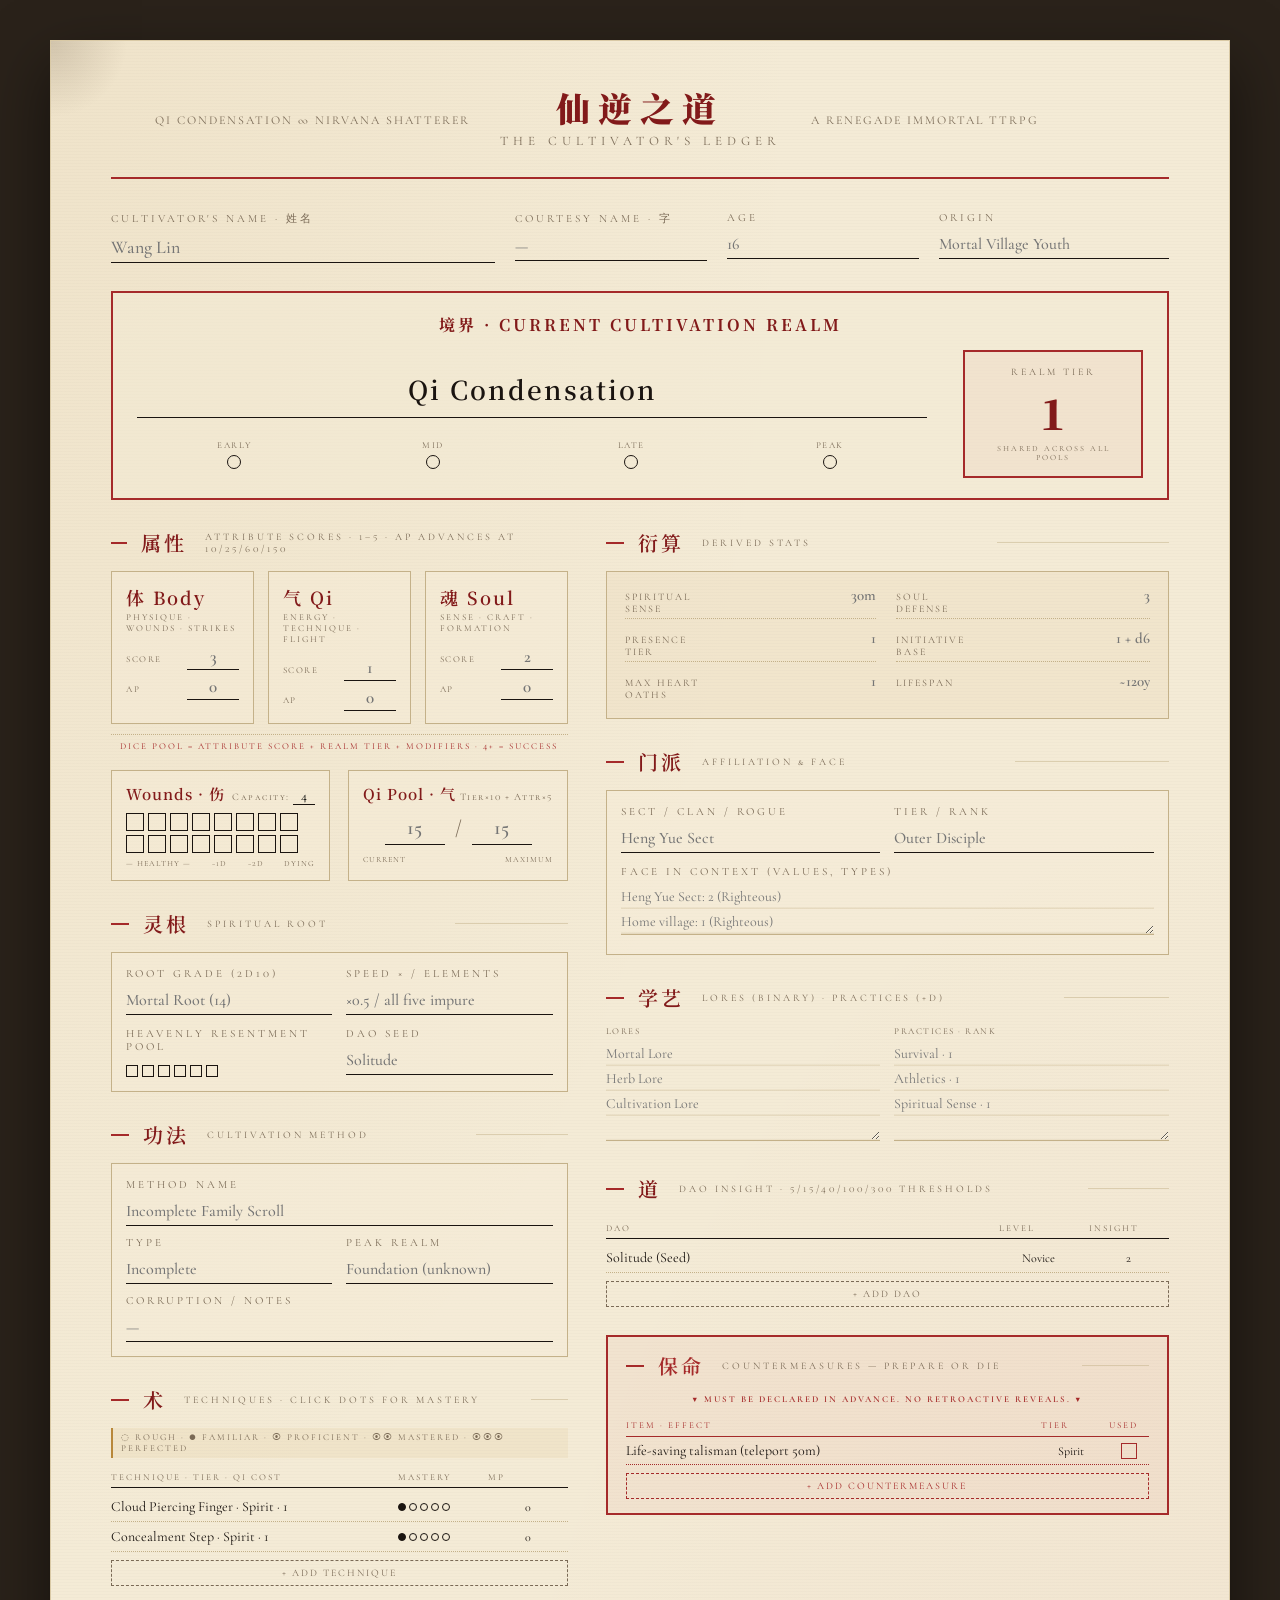
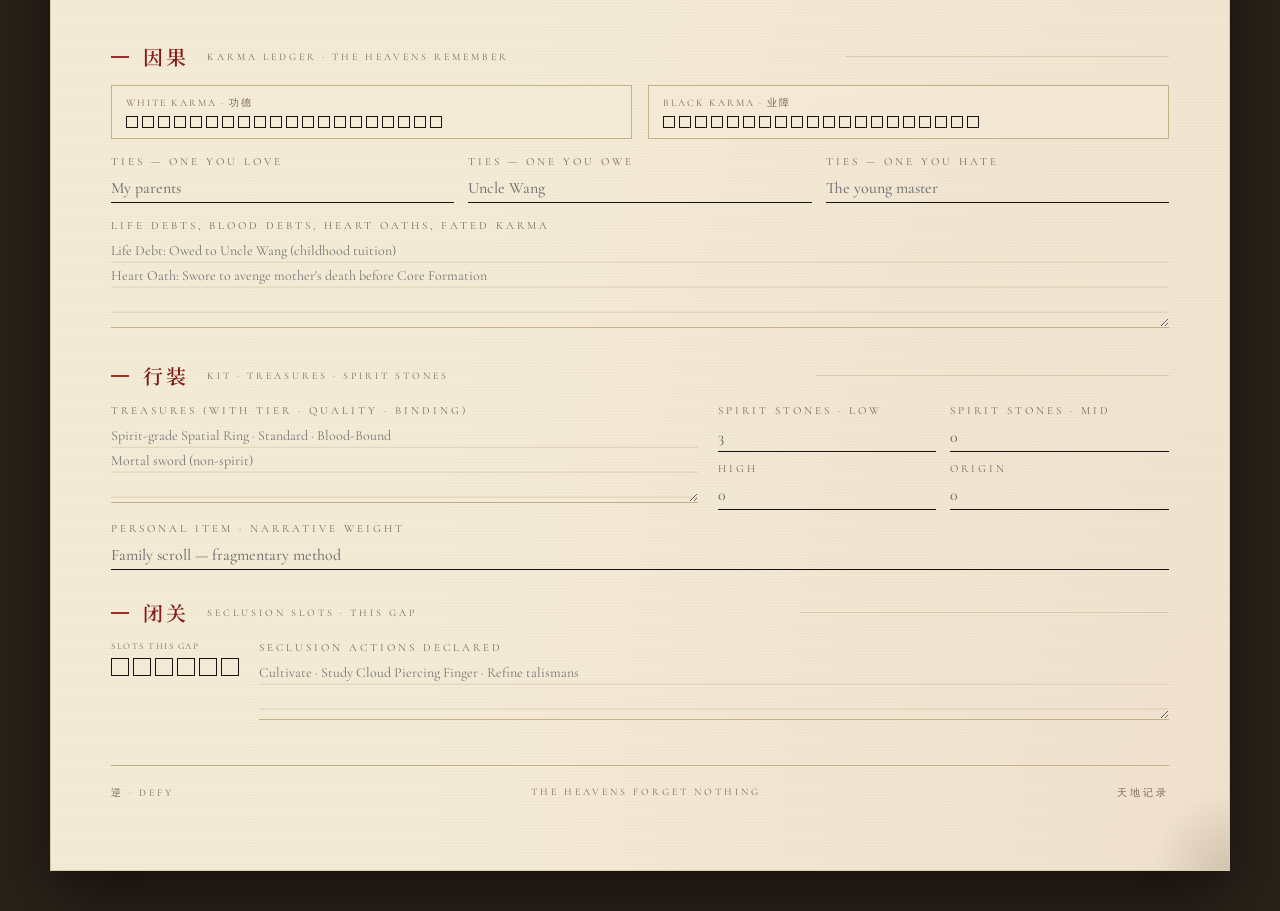
<file: character_sheet.html>
<!DOCTYPE html>
<html lang="en">
<head>
<meta charset="UTF-8">
<meta name="viewport" content="width=device-width, initial-scale=1.0">
<title>Cultivator's Ledger — Character Sheet</title>
<link href="https://fonts.googleapis.com/css2?family=Cormorant+Garamond:wght@300;400;500;600;700&family=Cormorant+SC:wght@400;600&family=Noto+Serif+SC:wght@400;600;900&display=swap" rel="stylesheet">
<style>
  :root {
    --paper: #f4ebd6;
    --paper-dark: #e8dcc0;
    --paper-edge: #d9c9a5;
    --ink: #1a1410;
    --ink-soft: #3d2f22;
    --ink-faded: #7a6a56;
    --cinnabar: #a52a2a;
    --cinnabar-deep: #821a1a;
    --gold: #b8873a;
    --rule: #c4b189;
    --seal-red: #b83227;
  }

  * { box-sizing: border-box; margin: 0; padding: 0; }

  html, body {
    background: #2a221a;
    font-family: 'Cormorant Garamond', Georgia, serif;
    color: var(--ink);
    padding: 20px 0;
    min-height: 100vh;
  }

  .page {
    max-width: 1180px;
    margin: 0 auto;
    background: var(--paper);
    background-image:
      radial-gradient(ellipse at top left, rgba(184,135,58,0.08), transparent 45%),
      radial-gradient(ellipse at bottom right, rgba(165,42,42,0.05), transparent 50%),
      repeating-linear-gradient(0deg, transparent 0px, transparent 2px, rgba(26,20,16,0.015) 2px, rgba(26,20,16,0.015) 3px);
    padding: 50px 60px 70px;
    position: relative;
    box-shadow: 0 25px 60px rgba(0,0,0,0.5);
    border: 1px solid var(--paper-edge);
  }

  /* Aged paper corners */
  .page::before, .page::after {
    content: '';
    position: absolute;
    width: 90px;
    height: 90px;
    pointer-events: none;
  }
  .page::before {
    top: 0; left: 0;
    background: radial-gradient(circle at top left, rgba(122,106,86,0.25), transparent 60%);
  }
  .page::after {
    bottom: 0; right: 0;
    background: radial-gradient(circle at bottom right, rgba(122,106,86,0.25), transparent 60%);
  }

  /* ===== HEADER ===== */
  .header {
    display: grid;
    grid-template-columns: 1fr auto 1fr;
    align-items: center;
    gap: 30px;
    padding-bottom: 28px;
    border-bottom: 2px double var(--cinnabar);
    margin-bottom: 32px;
    position: relative;
  }

  .header-title {
    text-align: center;
  }

  .header-title .chinese {
    font-family: 'Noto Serif SC', serif;
    font-weight: 900;
    font-size: 34px;
    color: var(--cinnabar-deep);
    letter-spacing: 8px;
    line-height: 1;
  }

  .header-title .english {
    font-family: 'Cormorant SC', serif;
    font-size: 13px;
    letter-spacing: 5px;
    color: var(--ink-faded);
    margin-top: 8px;
    text-transform: uppercase;
  }

  .seal {
    width: 82px; height: 82px;
    border: 3px solid var(--seal-red);
    background: var(--paper);
    position: relative;
    display: flex;
    align-items: center;
    justify-content: center;
    transform: rotate(-4deg);
    box-shadow: 0 0 0 1px var(--paper), 0 0 0 2px rgba(184,50,39,0.3);
  }

  .seal::before {
    content: '';
    position: absolute;
    inset: 4px;
    border: 1px solid var(--seal-red);
  }

  .seal-text {
    font-family: 'Noto Serif SC', serif;
    font-weight: 900;
    color: var(--seal-red);
    font-size: 26px;
    letter-spacing: 2px;
    line-height: 1;
    text-align: center;
    transform: rotate(4deg);
  }

  .header-meta {
    font-family: 'Cormorant Garamond', serif;
    font-size: 12px;
    color: var(--ink-faded);
    letter-spacing: 2px;
    text-transform: uppercase;
  }

  .header-meta.left { text-align: right; }
  .header-meta.right { text-align: left; }

  /* ===== IDENTITY BAND ===== */
  .identity-band {
    display: grid;
    grid-template-columns: 2fr 1fr 1fr 1.2fr;
    gap: 20px;
    margin-bottom: 28px;
  }

  .field {
    display: flex;
    flex-direction: column;
  }

  .field-label {
    font-family: 'Cormorant SC', serif;
    font-size: 11px;
    letter-spacing: 3px;
    color: var(--ink-faded);
    text-transform: uppercase;
    margin-bottom: 6px;
  }

  .field-input {
    border: none;
    border-bottom: 1px solid var(--ink);
    background: transparent;
    font-family: 'Cormorant Garamond', serif;
    font-size: 18px;
    color: var(--ink);
    padding: 4px 0;
    font-weight: 500;
    outline: none;
    width: 100%;
  }
  .field-input:focus {
    border-bottom-color: var(--cinnabar);
  }

  .field-input.small {
    font-size: 16px;
  }

  /* ===== MAIN GRID ===== */
  .main {
    display: grid;
    grid-template-columns: 1.15fr 1fr;
    gap: 38px;
    margin-bottom: 28px;
  }

  .section {
    margin-bottom: 28px;
  }

  .section-header {
    display: flex;
    align-items: center;
    gap: 14px;
    margin-bottom: 14px;
  }

  .section-header::before {
    content: '';
    display: block;
    width: 18px;
    height: 2px;
    background: var(--cinnabar);
  }

  .section-header h2 {
    font-family: 'Noto Serif SC', serif;
    font-weight: 600;
    font-size: 20px;
    color: var(--cinnabar-deep);
    letter-spacing: 3px;
    flex-shrink: 0;
  }

  .section-header .en {
    font-family: 'Cormorant SC', serif;
    font-size: 10px;
    letter-spacing: 3px;
    color: var(--ink-faded);
    text-transform: uppercase;
    flex-grow: 1;
    padding-left: 4px;
  }

  .section-header::after {
    content: '';
    display: block;
    flex-grow: 1;
    height: 1px;
    background: var(--rule);
    opacity: 0.5;
  }

  /* ===== ATTRIBUTES ===== */
  .attributes {
    display: grid;
    grid-template-columns: repeat(3, 1fr);
    gap: 14px;
  }

  .attr {
    border: 1px solid var(--rule);
    padding: 12px 14px;
    background: rgba(244,235,214,0.4);
    position: relative;
  }

  .attr-label {
    font-family: 'Noto Serif SC', serif;
    font-size: 18px;
    font-weight: 600;
    color: var(--cinnabar-deep);
    letter-spacing: 2px;
  }

  .attr-en {
    font-family: 'Cormorant SC', serif;
    font-size: 9px;
    letter-spacing: 2px;
    color: var(--ink-faded);
    text-transform: uppercase;
    margin-top: 2px;
  }

  .attr-grid {
    display: grid;
    grid-template-columns: 1fr 1fr;
    gap: 4px 10px;
    margin-top: 10px;
    align-items: baseline;
  }

  .attr-sublabel {
    font-family: 'Cormorant SC', serif;
    font-size: 9px;
    letter-spacing: 1.5px;
    color: var(--ink-faded);
    text-transform: uppercase;
  }

  .attr-input {
    border: none;
    border-bottom: 1px solid var(--ink);
    background: transparent;
    font-family: 'Cormorant Garamond', serif;
    font-size: 17px;
    font-weight: 600;
    color: var(--ink);
    padding: 2px 0;
    text-align: center;
    width: 100%;
    outline: none;
  }

  .attr-input:focus { border-bottom-color: var(--cinnabar); }

  .attr-reminder {
    font-family: 'Cormorant SC', serif;
    font-size: 9px;
    letter-spacing: 2px;
    color: var(--cinnabar);
    text-align: center;
    margin-top: 10px;
    padding: 6px;
    border-top: 1px dotted var(--rule);
    text-transform: uppercase;
  }

  /* ===== DERIVED STATS ===== */
  .derived {
    display: grid;
    grid-template-columns: repeat(2, 1fr);
    gap: 10px 20px;
    background: rgba(184,135,58,0.06);
    border: 1px solid var(--rule);
    padding: 14px 18px;
  }

  .derived-row {
    display: flex;
    justify-content: space-between;
    align-items: baseline;
    gap: 8px;
    border-bottom: 1px dotted var(--rule);
    padding-bottom: 3px;
  }

  .derived-row:last-child,
  .derived-row:nth-last-child(2) {
    border-bottom: none;
  }

  .derived-label {
    font-family: 'Cormorant SC', serif;
    font-size: 10px;
    letter-spacing: 2px;
    color: var(--ink-faded);
    text-transform: uppercase;
  }

  .derived-val {
    font-family: 'Cormorant Garamond', serif;
    font-size: 15px;
    font-weight: 600;
    color: var(--ink);
    min-width: 40px;
    text-align: right;
    border: none;
    background: transparent;
    outline: none;
  }

  /* ===== WOUND / QI TRACKS ===== */
  .tracks {
    display: grid;
    grid-template-columns: 1fr 1fr;
    gap: 18px;
    margin-top: 12px;
  }

  .track-box {
    border: 1px solid var(--rule);
    padding: 12px 14px;
    background: rgba(244,235,214,0.4);
  }

  .track-head {
    display: flex;
    justify-content: space-between;
    align-items: baseline;
    margin-bottom: 8px;
  }

  .track-title {
    font-family: 'Noto Serif SC', serif;
    font-size: 15px;
    color: var(--cinnabar-deep);
    font-weight: 600;
    letter-spacing: 1px;
  }

  .track-capacity {
    font-family: 'Cormorant SC', serif;
    font-size: 10px;
    letter-spacing: 1.5px;
    color: var(--ink-faded);
  }

  .track-boxes {
    display: flex;
    flex-wrap: wrap;
    gap: 4px;
  }

  .track-box-cell {
    width: 18px;
    height: 18px;
    border: 1px solid var(--ink);
    background: transparent;
    cursor: pointer;
    transition: background 0.1s;
  }

  .track-box-cell.filled { background: var(--cinnabar); }
  .track-box-cell.critical { background: var(--cinnabar-deep); border-color: var(--cinnabar-deep); }

  .track-zones {
    display: flex;
    justify-content: space-between;
    font-family: 'Cormorant SC', serif;
    font-size: 8px;
    letter-spacing: 1px;
    color: var(--ink-faded);
    margin-top: 6px;
    text-transform: uppercase;
  }

  .qi-input {
    border: none;
    border-bottom: 1px solid var(--ink);
    background: transparent;
    font-family: 'Cormorant Garamond', serif;
    font-size: 20px;
    font-weight: 600;
    color: var(--cinnabar-deep);
    padding: 4px 0;
    text-align: center;
    width: 60px;
    outline: none;
  }

  .qi-row {
    display: flex;
    align-items: baseline;
    gap: 10px;
    justify-content: center;
    margin-top: 6px;
  }

  .qi-slash {
    font-size: 20px;
    color: var(--ink-faded);
  }

  /* ===== REALM SPINE ===== */
  .realm-spine {
    border: 2px double var(--cinnabar);
    padding: 20px 24px;
    margin-bottom: 28px;
    background: rgba(244,235,214,0.5);
  }

  .realm-spine h3 {
    font-family: 'Noto Serif SC', serif;
    font-size: 16px;
    color: var(--cinnabar-deep);
    letter-spacing: 3px;
    text-align: center;
    margin-bottom: 14px;
  }

  .realm-grid {
    display: grid;
    grid-template-columns: repeat(3, 1fr);
    gap: 20px;
  }

  /* Unified realm (new, replaces three-column grid for this use) */
  .realm-unified {
    display: grid;
    grid-template-columns: 1fr 180px;
    gap: 36px;
    align-items: center;
  }

  .realm-main {
    display: flex;
    flex-direction: column;
  }

  .realm-current-unified {
    font-family: 'Noto Serif SC', serif;
    font-size: 26px;
    font-weight: 600;
    color: var(--ink);
    letter-spacing: 2px;
    border: none;
    border-bottom: 1px solid var(--ink);
    padding: 10px 0;
    text-align: center;
    width: 100%;
    background: transparent;
    outline: none;
    margin-bottom: 14px;
  }
  .realm-current-unified:focus { border-bottom-color: var(--cinnabar); }

  .realm-tier-display {
    text-align: center;
    padding: 14px;
    border: 2px double var(--cinnabar);
    background: rgba(165,42,42,0.04);
  }

  .tier-label {
    font-family: 'Cormorant SC', serif;
    font-size: 10px;
    letter-spacing: 3px;
    color: var(--ink-faded);
    text-transform: uppercase;
    margin-bottom: 4px;
  }

  .tier-input-big {
    font-family: 'Noto Serif SC', serif;
    font-size: 42px;
    font-weight: 900;
    color: var(--cinnabar-deep);
    border: none;
    background: transparent;
    text-align: center;
    width: 100%;
    padding: 0;
    outline: none;
    line-height: 1;
  }

  .tier-helper {
    font-family: 'Cormorant SC', serif;
    font-size: 8px;
    letter-spacing: 2px;
    color: var(--ink-faded);
    text-transform: uppercase;
    margin-top: 2px;
  }

  .realm-col {
    text-align: center;
  }

  .realm-base {
    font-family: 'Cormorant SC', serif;
    font-size: 11px;
    letter-spacing: 3px;
    color: var(--ink-faded);
    text-transform: uppercase;
    margin-bottom: 6px;
  }

  .realm-current {
    font-family: 'Noto Serif SC', serif;
    font-size: 16px;
    font-weight: 600;
    color: var(--ink);
    letter-spacing: 1px;
    margin-bottom: 10px;
    border: none;
    border-bottom: 1px solid var(--ink);
    padding: 6px 0;
    text-align: center;
    width: 100%;
    background: transparent;
    outline: none;
  }

  .realm-current:focus { border-bottom-color: var(--cinnabar); }

  .substage-row {
    display: grid;
    grid-template-columns: repeat(4, 1fr);
    gap: 4px;
    margin-top: 8px;
  }

  .substage-label {
    font-family: 'Cormorant SC', serif;
    font-size: 9px;
    letter-spacing: 1.5px;
    color: var(--ink-faded);
    text-transform: uppercase;
    text-align: center;
  }

  .realm-tier-row {
    display: flex;
    justify-content: center;
    align-items: baseline;
    gap: 10px;
    margin-top: 10px;
    font-family: 'Cormorant SC', serif;
    font-size: 10px;
    letter-spacing: 2px;
    color: var(--ink-faded);
    text-transform: uppercase;
  }

  .tier-input {
    border: none;
    border-bottom: 1px solid var(--ink);
    background: transparent;
    font-family: 'Cormorant Garamond', serif;
    font-size: 18px;
    font-weight: 700;
    color: var(--cinnabar-deep);
    padding: 2px 0;
    text-align: center;
    width: 42px;
    outline: none;
  }
  .tier-input:focus { border-bottom-color: var(--cinnabar); }

  .realm-substage {
    display: grid;
    grid-template-columns: repeat(4, 1fr);
    gap: 4px;
    justify-items: center;
    margin-top: 4px;
  }

  .substage-dot {
    width: 14px;
    height: 14px;
    border-radius: 50%;
    border: 1.5px solid var(--ink);
    cursor: pointer;
    background: transparent;
    transition: background 0.15s, transform 0.1s;
  }

  .substage-dot:hover { transform: scale(1.15); }
  .substage-dot.filled { background: var(--cinnabar); border-color: var(--cinnabar-deep); }

  /* ===== SPIRITUAL ROOT ===== */
  .root-card {
    border: 1px solid var(--rule);
    padding: 14px;
    background: rgba(244,235,214,0.4);
    margin-bottom: 20px;
  }

  .root-row {
    display: grid;
    grid-template-columns: 1fr 1fr;
    gap: 14px;
  }

  /* ===== LISTS ===== */
  .list-section {
    margin-bottom: 20px;
  }

  .list-row {
    display: grid;
    grid-template-columns: 1fr 80px 80px;
    gap: 10px;
    border-bottom: 1px dotted var(--rule);
    padding: 6px 0;
    align-items: center;
  }

  .list-row.headers {
    border-bottom: 1px solid var(--ink);
    padding-bottom: 4px;
    margin-bottom: 4px;
  }

  .list-row.headers span {
    font-family: 'Cormorant SC', serif;
    font-size: 9px;
    letter-spacing: 2px;
    color: var(--ink-faded);
    text-transform: uppercase;
  }

  .list-input {
    border: none;
    background: transparent;
    font-family: 'Cormorant Garamond', serif;
    font-size: 14px;
    color: var(--ink);
    outline: none;
    width: 100%;
  }

  .list-input.tiny {
    font-size: 12px;
    text-align: center;
  }

  /* Mastery dots */
  .mastery-track {
    display: flex;
    gap: 3px;
    justify-content: flex-start;
  }

  .m-dot {
    width: 8px; height: 8px;
    border: 1px solid var(--ink);
    border-radius: 50%;
    cursor: pointer;
    background: transparent;
  }

  .m-dot.filled { background: var(--ink); }

  .mastery-legend {
    font-family: 'Cormorant SC', serif;
    font-size: 9px;
    letter-spacing: 2px;
    color: var(--ink-faded);
    text-transform: uppercase;
    margin-bottom: 8px;
    padding: 4px 8px;
    background: rgba(184,135,58,0.08);
    border-left: 2px solid var(--gold);
  }

  /* Add row button */
  .add-row-btn {
    display: block;
    width: 100%;
    padding: 6px;
    margin-top: 8px;
    border: 1px dashed var(--ink-faded);
    background: transparent;
    font-family: 'Cormorant SC', serif;
    font-size: 10px;
    letter-spacing: 2px;
    color: var(--ink-faded);
    text-transform: uppercase;
    cursor: pointer;
    transition: all 0.15s;
  }
  .add-row-btn:hover {
    border-color: var(--cinnabar);
    color: var(--cinnabar);
    background: rgba(165,42,42,0.03);
  }
  .cm-add-btn {
    border-color: var(--cinnabar);
    color: var(--cinnabar);
  }
  .cm-add-btn:hover {
    background: rgba(165,42,42,0.08);
  }

  /* Removable row hover state */
  .list-row, .cm-row {
    position: relative;
    transition: background 0.1s;
  }

  .list-row:not(.headers):hover, .cm-row:not(.headers):hover {
    background: rgba(165,42,42,0.03);
  }

  .row-delete {
    position: absolute;
    right: -18px;
    top: 50%;
    transform: translateY(-50%);
    width: 16px; height: 16px;
    border: none;
    background: transparent;
    color: var(--ink-faded);
    cursor: pointer;
    font-size: 14px;
    opacity: 0;
    transition: opacity 0.15s, color 0.15s;
    display: flex;
    align-items: center;
    justify-content: center;
    padding: 0;
    line-height: 1;
  }

  .list-row:not(.headers):hover .row-delete,
  .cm-row:not(.headers):hover .row-delete {
    opacity: 1;
  }

  .row-delete:hover { color: var(--cinnabar); }

  /* ===== KARMA LEDGER ===== */
  .karma-grid {
    display: grid;
    grid-template-columns: 1fr 1fr;
    gap: 16px;
    margin-bottom: 16px;
  }

  .karma-scale {
    border: 1px solid var(--rule);
    padding: 10px 14px;
    background: rgba(244,235,214,0.4);
  }

  .karma-title {
    font-family: 'Cormorant SC', serif;
    font-size: 10px;
    letter-spacing: 2px;
    color: var(--ink-faded);
    text-transform: uppercase;
    margin-bottom: 6px;
  }

  .karma-pool {
    display: flex;
    gap: 4px;
    flex-wrap: wrap;
  }

  .karma-dot {
    width: 12px;
    height: 12px;
    border: 1px solid var(--ink);
    cursor: pointer;
    background: transparent;
  }

  .karma-dot.white-filled { background: var(--paper-edge); }
  .karma-dot.black-filled { background: var(--ink); }

  /* ===== NOTES AREAS ===== */
  .notes-area {
    width: 100%;
    min-height: 60px;
    border: none;
    border-bottom: 1px solid var(--rule);
    background: repeating-linear-gradient(
      to bottom,
      transparent 0px,
      transparent 23px,
      rgba(196,177,137,0.3) 24px,
      rgba(196,177,137,0.3) 25px
    );
    font-family: 'Cormorant Garamond', serif;
    font-size: 14px;
    color: var(--ink);
    padding: 0;
    line-height: 25px;
    outline: none;
    resize: vertical;
  }

  /* ===== COUNTERMEASURES (special emphasis) ===== */
  .countermeasures {
    border: 2px solid var(--cinnabar);
    padding: 14px 18px;
    background: rgba(165,42,42,0.04);
    position: relative;
  }

  .countermeasures .section-header h2 { color: var(--cinnabar); }

  .cm-warning {
    font-family: 'Cormorant SC', serif;
    font-size: 9px;
    letter-spacing: 2px;
    color: var(--cinnabar);
    text-transform: uppercase;
    text-align: center;
    margin-bottom: 10px;
    font-weight: 600;
  }

  .cm-row {
    display: grid;
    grid-template-columns: 1fr 60px 40px;
    gap: 8px;
    border-bottom: 1px dotted var(--cinnabar);
    padding: 5px 0;
    align-items: center;
  }

  .cm-row.headers {
    border-bottom: 1px solid var(--cinnabar);
  }

  .cm-row.headers span {
    font-family: 'Cormorant SC', serif;
    font-size: 9px;
    letter-spacing: 2px;
    color: var(--cinnabar);
    text-transform: uppercase;
  }

  .cm-check {
    width: 16px; height: 16px;
    border: 1px solid var(--cinnabar);
    cursor: pointer;
    background: transparent;
    margin: 0 auto;
    display: block;
  }

  .cm-check.used {
    background: var(--cinnabar);
  }

  .cm-check.used::after {
    content: '✓';
    color: var(--paper);
    display: block;
    text-align: center;
    font-size: 12px;
    line-height: 14px;
  }

  /* ===== FOOTER ===== */
  .footer {
    margin-top: 40px;
    padding-top: 20px;
    border-top: 1px solid var(--rule);
    display: flex;
    justify-content: space-between;
    font-family: 'Cormorant SC', serif;
    font-size: 10px;
    letter-spacing: 3px;
    color: var(--ink-faded);
    text-transform: uppercase;
  }

  /* Full-width block */
  .full {
    grid-column: span 2;
  }

  /* Three-column flex */
  .triple {
    display: grid;
    grid-template-columns: repeat(3, 1fr);
    gap: 14px;
  }

  /* Print-friendly */
  @media print {
    body { background: white; padding: 0; }
    .page { box-shadow: none; border: none; }
    html { background: white; }
  }

  @media (max-width: 900px) {
    .main { grid-template-columns: 1fr; }
    .realm-grid { grid-template-columns: 1fr; }
    .identity-band { grid-template-columns: 1fr 1fr; }
    .page { padding: 30px 24px; }
  }
</style>
</head>
<body>

<div class="page">

  <!-- HEADER -->
  <div class="header">
    <div class="header-meta left">
      Qi Condensation ∞ Nirvana Shatterer
    </div>
    <div class="header-title">
      <div class="chinese">仙逆之道</div>
      <div class="english">The Cultivator's Ledger</div>
    </div>
    <div class="header-meta right">
      A Renegade Immortal TTRPG
    </div>
  </div>

  <!-- IDENTITY BAND -->
  <div class="identity-band">
    <div class="field">
      <div class="field-label">Cultivator's Name · 姓名</div>
      <input class="field-input" type="text" placeholder="Wang Lin">
    </div>
    <div class="field">
      <div class="field-label">Courtesy Name · 字</div>
      <input class="field-input small" type="text" placeholder="—">
    </div>
    <div class="field">
      <div class="field-label">Age</div>
      <input class="field-input small" type="text" placeholder="16">
    </div>
    <div class="field">
      <div class="field-label">Origin</div>
      <input class="field-input small" type="text" placeholder="Mortal Village Youth">
    </div>
  </div>

  <!-- REALM SPINE (UNIFIED) -->
  <div class="realm-spine">
    <h3>境界 · CURRENT CULTIVATION REALM</h3>
    <div class="realm-unified">
      <div class="realm-main">
        <input class="realm-current-unified" type="text" placeholder="Qi Condensation" value="Qi Condensation">
        <div class="substage-row">
          <span class="substage-label">Early</span>
          <span class="substage-label">Mid</span>
          <span class="substage-label">Late</span>
          <span class="substage-label">Peak</span>
        </div>
        <div class="realm-substage">
          <div class="substage-dot" data-stage="0"></div>
          <div class="substage-dot" data-stage="1"></div>
          <div class="substage-dot" data-stage="2"></div>
          <div class="substage-dot" data-stage="3"></div>
        </div>
      </div>
      <div class="realm-tier-display">
        <div class="tier-label">Realm Tier</div>
        <input class="tier-input-big" type="text" placeholder="1" value="1">
        <div class="tier-helper">shared across all pools</div>
      </div>
    </div>
  </div>

  <!-- MAIN GRID -->
  <div class="main">

    <!-- LEFT COLUMN -->
    <div class="left-col">

      <!-- ATTRIBUTES -->
      <div class="section">
        <div class="section-header">
          <h2>属性</h2>
          <span class="en">Attribute Scores · 1–5 · AP advances at 10/25/60/150</span>
        </div>
        <div class="attributes">
          <div class="attr">
            <div class="attr-label">体 Body</div>
            <div class="attr-en">Physique · Wounds · Strikes</div>
            <div class="attr-grid">
              <span class="attr-sublabel">Score</span>
              <input class="attr-input" type="text" placeholder="3">
              <span class="attr-sublabel">AP</span>
              <input class="attr-input" type="text" placeholder="0">
            </div>
          </div>
          <div class="attr">
            <div class="attr-label">气 Qi</div>
            <div class="attr-en">Energy · Technique · Flight</div>
            <div class="attr-grid">
              <span class="attr-sublabel">Score</span>
              <input class="attr-input" type="text" placeholder="1">
              <span class="attr-sublabel">AP</span>
              <input class="attr-input" type="text" placeholder="0">
            </div>
          </div>
          <div class="attr">
            <div class="attr-label">魂 Soul</div>
            <div class="attr-en">Sense · Craft · Formation</div>
            <div class="attr-grid">
              <span class="attr-sublabel">Score</span>
              <input class="attr-input" type="text" placeholder="2">
              <span class="attr-sublabel">AP</span>
              <input class="attr-input" type="text" placeholder="0">
            </div>
          </div>
        </div>
        <div class="attr-reminder">Dice Pool = Attribute Score + Realm Tier + modifiers · 4+ = success</div>

        <!-- Wound/Qi tracks -->
        <div class="tracks">
          <div class="track-box">
            <div class="track-head">
              <div class="track-title">Wounds · 伤</div>
              <div class="track-capacity">Capacity: <input type="text" style="width:22px; border:none; border-bottom:1px solid #1a1410; background:transparent; text-align:center; font-family:'Cormorant Garamond'; outline:none;" value="4"></div>
            </div>
            <div class="track-boxes" id="wound-boxes"></div>
            <div class="track-zones">
              <span>— healthy —</span>
              <span>−1d</span>
              <span>−2d</span>
              <span>dying</span>
            </div>
          </div>

          <div class="track-box">
            <div class="track-head">
              <div class="track-title">Qi Pool · 气</div>
              <div class="track-capacity">Tier×10 + Attr×5</div>
            </div>
            <div class="qi-row">
              <input class="qi-input" type="text" placeholder="15">
              <span class="qi-slash">/</span>
              <input class="qi-input" type="text" placeholder="15">
            </div>
            <div class="track-zones" style="margin-top:10px;">
              <span>Current</span>
              <span>Maximum</span>
            </div>
          </div>
        </div>
      </div>

      <!-- SPIRITUAL ROOT -->
      <div class="section">
        <div class="section-header">
          <h2>灵根</h2>
          <span class="en">Spiritual Root</span>
        </div>
        <div class="root-card">
          <div class="root-row">
            <div class="field">
              <div class="field-label">Root Grade (2d10)</div>
              <input class="field-input small" type="text" placeholder="Mortal Root (14)">
            </div>
            <div class="field">
              <div class="field-label">Speed × / Elements</div>
              <input class="field-input small" type="text" placeholder="×0.5 / all five impure">
            </div>
          </div>
          <div class="root-row" style="margin-top:12px;">
            <div class="field">
              <div class="field-label">Heavenly Resentment Pool</div>
              <div class="karma-pool" style="margin-top:6px;">
                <div class="karma-dot resentment"></div>
                <div class="karma-dot resentment"></div>
                <div class="karma-dot resentment"></div>
                <div class="karma-dot resentment"></div>
                <div class="karma-dot resentment"></div>
                <div class="karma-dot resentment"></div>
              </div>
            </div>
            <div class="field">
              <div class="field-label">Dao Seed</div>
              <input class="field-input small" type="text" placeholder="Solitude">
            </div>
          </div>
        </div>
      </div>

      <!-- CULTIVATION METHOD -->
      <div class="section">
        <div class="section-header">
          <h2>功法</h2>
          <span class="en">Cultivation Method</span>
        </div>
        <div class="root-card">
          <div class="field" style="margin-bottom:10px;">
            <div class="field-label">Method Name</div>
            <input class="field-input small" type="text" placeholder="Incomplete Family Scroll">
          </div>
          <div class="root-row">
            <div class="field">
              <div class="field-label">Type</div>
              <input class="field-input small" type="text" placeholder="Incomplete">
            </div>
            <div class="field">
              <div class="field-label">Peak Realm</div>
              <input class="field-input small" type="text" placeholder="Foundation (unknown)">
            </div>
          </div>
          <div class="field" style="margin-top:10px;">
            <div class="field-label">Corruption / Notes</div>
            <input class="field-input small" type="text" placeholder="—">
          </div>
        </div>
      </div>

      <!-- TECHNIQUES -->
      <div class="section">
        <div class="section-header">
          <h2>术</h2>
          <span class="en">Techniques · click dots for mastery</span>
        </div>
        <div class="mastery-legend">
          ◌ Rough · ● Familiar · ⦿ Proficient · ⦿⦿ Mastered · ⦿⦿⦿ Perfected
        </div>
        <div class="list-row headers">
          <span>Technique · Tier · Qi Cost</span>
          <span>Mastery</span>
          <span>MP</span>
        </div>
        <div id="techniques-list"></div>
        <button class="add-row-btn" data-target="techniques-list" data-kind="technique">+ add technique</button>
      </div>

    </div>

    <!-- RIGHT COLUMN -->
    <div class="right-col">

      <!-- DERIVED STATS -->
      <div class="section">
        <div class="section-header">
          <h2>衍算</h2>
          <span class="en">Derived Stats</span>
        </div>
        <div class="derived">
          <div class="derived-row">
            <span class="derived-label">Spiritual Sense</span>
            <input class="derived-val" type="text" placeholder="30m">
          </div>
          <div class="derived-row">
            <span class="derived-label">Soul Defense</span>
            <input class="derived-val" type="text" placeholder="3">
          </div>
          <div class="derived-row">
            <span class="derived-label">Presence Tier</span>
            <input class="derived-val" type="text" placeholder="1">
          </div>
          <div class="derived-row">
            <span class="derived-label">Initiative Base</span>
            <input class="derived-val" type="text" placeholder="1 + d6">
          </div>
          <div class="derived-row">
            <span class="derived-label">Max Heart Oaths</span>
            <input class="derived-val" type="text" placeholder="1">
          </div>
          <div class="derived-row">
            <span class="derived-label">Lifespan</span>
            <input class="derived-val" type="text" placeholder="~120y">
          </div>
        </div>
      </div>

      <!-- AFFILIATION & FACE -->
      <div class="section">
        <div class="section-header">
          <h2>门派</h2>
          <span class="en">Affiliation & Face</span>
        </div>
        <div class="root-card">
          <div class="root-row">
            <div class="field">
              <div class="field-label">Sect / Clan / Rogue</div>
              <input class="field-input small" type="text" placeholder="Heng Yue Sect">
            </div>
            <div class="field">
              <div class="field-label">Tier / Rank</div>
              <input class="field-input small" type="text" placeholder="Outer Disciple">
            </div>
          </div>
          <div style="margin-top:12px;">
            <div class="field-label">Face in Context (values, types)</div>
            <textarea class="notes-area" placeholder="Heng Yue Sect: 2 (Righteous)&#10;Home village: 1 (Righteous)&#10;Cultivator world: 0" style="min-height:48px;"></textarea>
          </div>
        </div>
      </div>

      <!-- LORES & PRACTICES -->
      <div class="section">
        <div class="section-header">
          <h2>学艺</h2>
          <span class="en">Lores (binary) · Practices (+d)</span>
        </div>
        <div style="display:grid; grid-template-columns: 1fr 1fr; gap:14px;">
          <div>
            <div class="attr-sublabel" style="margin-bottom:4px;">Lores</div>
            <textarea class="notes-area" placeholder="Mortal Lore&#10;Herb Lore&#10;Cultivation Lore" style="min-height:100px;"></textarea>
          </div>
          <div>
            <div class="attr-sublabel" style="margin-bottom:4px;">Practices · rank</div>
            <textarea class="notes-area" placeholder="Survival · 1&#10;Athletics · 1&#10;Spiritual Sense · 1" style="min-height:100px;"></textarea>
          </div>
        </div>
      </div>

      <!-- DAO COMPREHENSION -->
      <div class="section">
        <div class="section-header">
          <h2>道</h2>
          <span class="en">Dao Insight · 5/15/40/100/300 thresholds</span>
        </div>
        <div class="list-row headers" style="grid-template-columns:1fr 80px 80px;">
          <span>Dao</span>
          <span>Level</span>
          <span>Insight</span>
        </div>
        <div id="dao-list"></div>
        <button class="add-row-btn" data-target="dao-list" data-kind="dao">+ add dao</button>
      </div>

      <!-- COUNTERMEASURES -->
      <div class="section countermeasures">
        <div class="section-header">
          <h2>保命</h2>
          <span class="en">Countermeasures — Prepare or Die</span>
        </div>
        <div class="cm-warning">▼ Must be declared in advance. No retroactive reveals. ▼</div>
        <div class="cm-row headers">
          <span>Item · Effect</span>
          <span>Tier</span>
          <span>Used</span>
        </div>
        <div id="cm-list"></div>
        <button class="add-row-btn cm-add-btn" data-target="cm-list" data-kind="cm">+ add countermeasure</button>
      </div>

    </div>
  </div>

  <!-- KARMA LEDGER (full width) -->
  <div class="section">
    <div class="section-header">
      <h2>因果</h2>
      <span class="en">Karma Ledger · The Heavens Remember</span>
    </div>

    <div class="karma-grid">
      <div class="karma-scale">
        <div class="karma-title">White Karma · 功德</div>
        <div class="karma-pool" id="white-karma-pool"></div>
      </div>
      <div class="karma-scale">
        <div class="karma-title">Black Karma · 业障</div>
        <div class="karma-pool" id="black-karma-pool"></div>
      </div>
    </div>

    <div class="triple">
      <div class="field">
        <div class="field-label">Ties — One You Love</div>
        <input class="field-input small" type="text" placeholder="My parents">
      </div>
      <div class="field">
        <div class="field-label">Ties — One You Owe</div>
        <input class="field-input small" type="text" placeholder="Uncle Wang">
      </div>
      <div class="field">
        <div class="field-label">Ties — One You Hate</div>
        <input class="field-input small" type="text" placeholder="The young master">
      </div>
    </div>

    <div style="margin-top:16px;">
      <div class="field-label">Life Debts, Blood Debts, Heart Oaths, Fated Karma</div>
      <textarea class="notes-area" placeholder="Life Debt: Owed to Uncle Wang (childhood tuition)&#10;Heart Oath: Swore to avenge mother's death before Core Formation" style="min-height:90px;"></textarea>
    </div>
  </div>

  <!-- KIT & TREASURES -->
  <div class="section">
    <div class="section-header">
      <h2>行装</h2>
      <span class="en">Kit · Treasures · Spirit Stones</span>
    </div>
    <div style="display:grid; grid-template-columns: 1.3fr 1fr; gap:20px;">
      <div>
        <div class="field-label">Treasures (with tier · quality · binding)</div>
        <textarea class="notes-area" placeholder="Spirit-grade Spatial Ring · Standard · Blood-Bound&#10;Mortal sword (non-spirit)" style="min-height:80px;"></textarea>
      </div>
      <div>
        <div class="root-row">
          <div class="field">
            <div class="field-label">Spirit Stones · Low</div>
            <input class="field-input small" type="text" placeholder="3">
          </div>
          <div class="field">
            <div class="field-label">Spirit Stones · Mid</div>
            <input class="field-input small" type="text" placeholder="0">
          </div>
        </div>
        <div class="root-row" style="margin-top:10px;">
          <div class="field">
            <div class="field-label">High</div>
            <input class="field-input small" type="text" placeholder="0">
          </div>
          <div class="field">
            <div class="field-label">Origin</div>
            <input class="field-input small" type="text" placeholder="0">
          </div>
        </div>
      </div>
    </div>
    <div style="margin-top:12px;">
      <div class="field-label">Personal Item · Narrative Weight</div>
      <input class="field-input small" type="text" placeholder="Family scroll — fragmentary method">
    </div>
  </div>

  <!-- SECLUSION & NOTES -->
  <div class="section">
    <div class="section-header">
      <h2>闭关</h2>
      <span class="en">Seclusion Slots · This Gap</span>
    </div>
    <div style="display:grid; grid-template-columns: auto 1fr; gap:20px; align-items:flex-start;">
      <div>
        <div class="attr-sublabel">Slots this gap</div>
        <div class="track-boxes" style="margin-top:6px;">
          <div class="track-box-cell"></div>
          <div class="track-box-cell"></div>
          <div class="track-box-cell"></div>
          <div class="track-box-cell"></div>
          <div class="track-box-cell"></div>
          <div class="track-box-cell"></div>
        </div>
      </div>
      <div>
        <div class="field-label">Seclusion Actions Declared</div>
        <textarea class="notes-area" placeholder="Cultivate · Study Cloud Piercing Finger · Refine talismans" style="min-height:60px;"></textarea>
      </div>
    </div>
  </div>

  <!-- FOOTER -->
  <div class="footer">
    <span>逆 · defy</span>
    <span>the heavens forget nothing</span>
    <span>天地记录</span>
  </div>

</div>

<script>
  // ===== HELPERS =====
  function makeDeleteButton() {
    const btn = document.createElement('button');
    btn.className = 'row-delete';
    btn.innerHTML = '×';
    btn.title = 'Remove row';
    btn.addEventListener('click', (e) => {
      e.stopPropagation();
      btn.closest('.list-row, .cm-row').remove();
    });
    return btn;
  }

  // ===== WOUND BOXES =====
  (function() {
    const container = document.getElementById('wound-boxes');
    const TOTAL = 16;
    for (let i = 0; i < TOTAL; i++) {
      const cell = document.createElement('div');
      cell.className = 'track-box-cell';
      cell.addEventListener('click', () => {
        if (!cell.classList.contains('filled')) {
          cell.classList.add('filled');
        } else if (!cell.classList.contains('critical')) {
          cell.classList.add('critical');
        } else {
          cell.classList.remove('filled', 'critical');
        }
      });
      container.appendChild(cell);
    }
  })();

  // ===== TECHNIQUE ROWS =====
  function createTechniqueRow(prefill = { name: '', mastery: 0, mp: '' }) {
    const rowEl = document.createElement('div');
    rowEl.className = 'list-row';
    rowEl.innerHTML = `
      <input class="list-input" type="text" placeholder="Technique · Tier · Cost" value="${prefill.name}">
      <div class="mastery-track">
        ${[0,1,2,3,4].map(i => `<div class="m-dot ${i < prefill.mastery ? 'filled' : ''}" data-val="${i}"></div>`).join('')}
      </div>
      <input class="list-input tiny" type="text" placeholder="0" value="${prefill.mp}">
    `;

    // Mastery dot behavior: clicking dot N sets mastery to N+1; clicking current max unsets
    const dots = rowEl.querySelectorAll('.m-dot');
    dots.forEach((dot, i) => {
      dot.addEventListener('click', () => {
        const currentlyFilled = dots[i].classList.contains('filled');
        const nextFilled = dots[i + 1] && dots[i + 1].classList.contains('filled');
        dots.forEach(d => d.classList.remove('filled'));
        // If clicking the highest currently-filled dot, unfill to i-1; else fill up to i
        if (currentlyFilled && !nextFilled) {
          for (let j = 0; j < i; j++) dots[j].classList.add('filled');
        } else {
          for (let j = 0; j <= i; j++) dots[j].classList.add('filled');
        }
      });
    });

    rowEl.appendChild(makeDeleteButton());
    return rowEl;
  }

  function createDaoRow(prefill = { name: '', level: '', insight: '' }) {
    const rowEl = document.createElement('div');
    rowEl.className = 'list-row';
    rowEl.style.gridTemplateColumns = '1fr 80px 80px';
    rowEl.innerHTML = `
      <input class="list-input" type="text" placeholder="Dao name" value="${prefill.name}">
      <input class="list-input tiny" type="text" placeholder="—" value="${prefill.level}">
      <input class="list-input tiny" type="text" placeholder="0" value="${prefill.insight}">
    `;
    rowEl.appendChild(makeDeleteButton());
    return rowEl;
  }

  function createCmRow(prefill = { name: '', tier: '', used: false }) {
    const rowEl = document.createElement('div');
    rowEl.className = 'cm-row';
    rowEl.innerHTML = `
      <input class="list-input" type="text" placeholder="Countermeasure · Effect" value="${prefill.name}">
      <input class="list-input tiny" type="text" placeholder="—" value="${prefill.tier}">
      <div class="cm-check ${prefill.used ? 'used' : ''}"></div>
    `;
    const check = rowEl.querySelector('.cm-check');
    check.addEventListener('click', () => check.classList.toggle('used'));
    rowEl.appendChild(makeDeleteButton());
    return rowEl;
  }

  // ===== INITIAL ROWS =====
  (function() {
    const tech = document.getElementById('techniques-list');
    [
      { name: 'Cloud Piercing Finger · Spirit · 1', mastery: 1, mp: '0' },
      { name: 'Concealment Step · Spirit · 1', mastery: 1, mp: '0' }
    ].forEach(t => tech.appendChild(createTechniqueRow(t)));

    const dao = document.getElementById('dao-list');
    [
      { name: 'Solitude (Seed)', level: 'Novice', insight: '2' }
    ].forEach(d => dao.appendChild(createDaoRow(d)));

    const cm = document.getElementById('cm-list');
    [
      { name: 'Life-saving talisman (teleport 50m)', tier: 'Spirit', used: false }
    ].forEach(c => cm.appendChild(createCmRow(c)));
  })();

  // ===== ADD ROW BUTTONS =====
  document.querySelectorAll('.add-row-btn').forEach(btn => {
    btn.addEventListener('click', () => {
      const target = document.getElementById(btn.dataset.target);
      const kind = btn.dataset.kind;
      let row;
      if (kind === 'technique') row = createTechniqueRow();
      else if (kind === 'dao') row = createDaoRow();
      else if (kind === 'cm') row = createCmRow();
      if (row) {
        target.appendChild(row);
        // Focus the first input of the new row
        const firstInput = row.querySelector('input');
        if (firstInput) firstInput.focus();
      }
    });
  });

  // ===== KARMA POOLS =====
  (function() {
    ['white', 'black'].forEach(color => {
      const pool = document.getElementById(color + '-karma-pool');
      for (let i = 0; i < 20; i++) {
        const dot = document.createElement('div');
        dot.className = 'karma-dot';
        dot.addEventListener('click', () => dot.classList.toggle(color + '-filled'));
        pool.appendChild(dot);
      }
    });
  })();

  // ===== RESENTMENT POOL =====
  (function() {
    document.querySelectorAll('.karma-dot.resentment').forEach(dot => {
      dot.addEventListener('click', () => dot.classList.toggle('black-filled'));
    });
  })();

  // ===== SUB-STAGE DOTS (unified realm) =====
  // Clicking dot N fills up to N; clicking a filled dot at max unfills back
  (function() {
    const dots = document.querySelectorAll('.substage-dot');
    dots.forEach((dot, i) => {
      dot.addEventListener('click', () => {
        const currentlyFilled = dot.classList.contains('filled');
        const nextFilled = dots[i + 1] && dots[i + 1].classList.contains('filled');
        dots.forEach(d => d.classList.remove('filled'));
        if (currentlyFilled && !nextFilled) {
          for (let j = 0; j < i; j++) dots[j].classList.add('filled');
        } else {
          for (let j = 0; j <= i; j++) dots[j].classList.add('filled');
        }
      });
    });
  })();

  // ===== SECLUSION SLOTS =====
  (function() {
    // Already rendered in HTML; attach click handlers
    document.querySelectorAll('.track-boxes .track-box-cell').forEach(cell => {
      // Wound boxes already have handlers; seclusion slots need their own
      // Skip those already wired (wound-boxes container)
      if (cell.closest('#wound-boxes')) return;
      cell.addEventListener('click', () => cell.classList.toggle('filled'));
    });
  })();
</script>

</body>
</html>
</file>
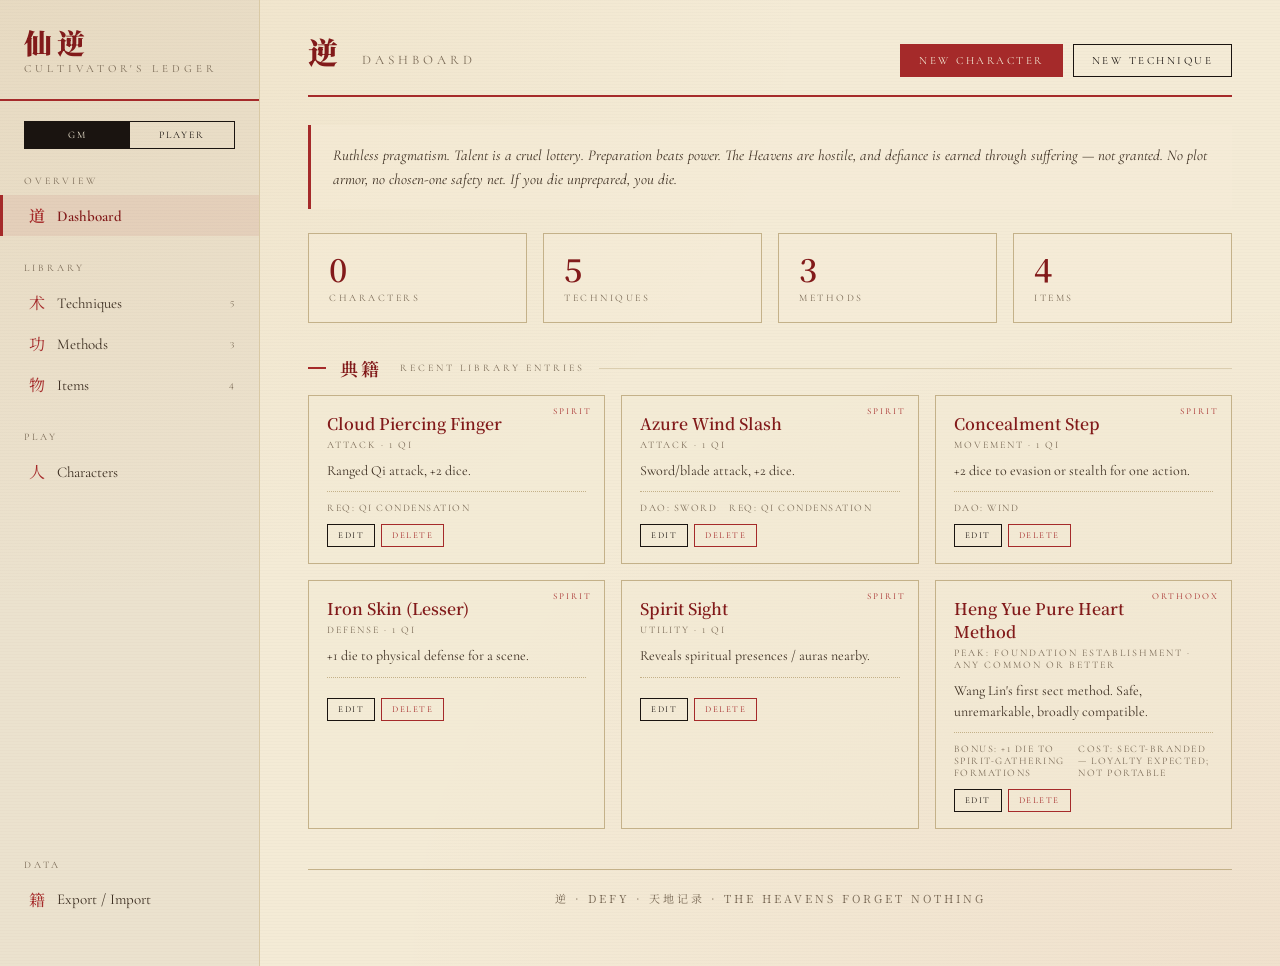
<file: cultivation_app.html>
<!DOCTYPE html>
<html lang="en">
<head>
<meta charset="UTF-8">
<meta name="viewport" content="width=device-width, initial-scale=1.0">
<title>Cultivator's Ledger — Campaign Companion</title>
<link href="https://fonts.googleapis.com/css2?family=Cormorant+Garamond:wght@300;400;500;600;700&family=Cormorant+SC:wght@400;600&family=Noto+Serif+SC:wght@400;600;900&display=swap" rel="stylesheet">
<style>
  :root {
    --paper: #f4ebd6;
    --paper-dark: #e8dcc0;
    --paper-edge: #d9c9a5;
    --ink: #1a1410;
    --ink-soft: #3d2f22;
    --ink-faded: #7a6a56;
    --cinnabar: #a52a2a;
    --cinnabar-deep: #821a1a;
    --gold: #b8873a;
    --rule: #c4b189;
    --seal-red: #b83227;
    --green-jade: #3e6b4a;
    --white-karma: #d9cba0;
    --black-karma: #1a1410;
  }

  * { box-sizing: border-box; margin: 0; padding: 0; }

  html, body {
    background: #2a221a;
    font-family: 'Cormorant Garamond', Georgia, serif;
    color: var(--ink);
    min-height: 100vh;
  }

  .app {
    display: grid;
    grid-template-columns: 260px 1fr;
    min-height: 100vh;
    max-width: 1600px;
    margin: 0 auto;
    background: var(--paper);
    box-shadow: 0 25px 60px rgba(0,0,0,0.5);
    background-image:
      radial-gradient(ellipse at top left, rgba(184,135,58,0.08), transparent 45%),
      radial-gradient(ellipse at bottom right, rgba(165,42,42,0.05), transparent 50%),
      repeating-linear-gradient(0deg, transparent 0px, transparent 2px, rgba(26,20,16,0.015) 2px, rgba(26,20,16,0.015) 3px);
  }

  /* ===== SIDEBAR ===== */
  .sidebar {
    background: rgba(26,20,16,0.04);
    border-right: 1px solid var(--paper-edge);
    padding: 28px 0;
    display: flex;
    flex-direction: column;
  }

  .brand {
    padding: 0 24px 24px;
    border-bottom: 2px double var(--cinnabar);
    margin-bottom: 20px;
  }

  .brand-chinese {
    font-family: 'Noto Serif SC', serif;
    font-weight: 900;
    font-size: 28px;
    color: var(--cinnabar-deep);
    letter-spacing: 5px;
    line-height: 1;
  }

  .brand-english {
    font-family: 'Cormorant SC', serif;
    font-size: 11px;
    letter-spacing: 4px;
    color: var(--ink-faded);
    margin-top: 6px;
    text-transform: uppercase;
  }

  .nav-group {
    margin-bottom: 18px;
  }

  .nav-group-label {
    font-family: 'Cormorant SC', serif;
    font-size: 10px;
    letter-spacing: 3px;
    color: var(--ink-faded);
    text-transform: uppercase;
    padding: 8px 24px;
  }

  .nav-item {
    display: flex;
    align-items: center;
    gap: 10px;
    padding: 9px 24px;
    font-family: 'Cormorant Garamond', serif;
    font-size: 15px;
    color: var(--ink-soft);
    cursor: pointer;
    border-left: 3px solid transparent;
    transition: background 0.1s, border-color 0.1s;
  }

  .nav-item:hover {
    background: rgba(165,42,42,0.05);
    color: var(--ink);
  }

  .nav-item.active {
    border-left-color: var(--cinnabar);
    background: rgba(165,42,42,0.08);
    color: var(--cinnabar-deep);
    font-weight: 600;
  }

  .nav-item .nav-icon {
    font-family: 'Noto Serif SC', serif;
    font-size: 16px;
    color: var(--cinnabar);
    min-width: 20px;
    text-align: center;
  }

  .nav-item .count {
    margin-left: auto;
    font-family: 'Cormorant SC', serif;
    font-size: 10px;
    color: var(--ink-faded);
    letter-spacing: 1px;
  }

  /* ===== MAIN ===== */
  .main {
    padding: 36px 48px 60px;
    min-width: 0;
  }

  .page-header {
    display: flex;
    align-items: baseline;
    justify-content: space-between;
    gap: 24px;
    padding-bottom: 18px;
    border-bottom: 2px double var(--cinnabar);
    margin-bottom: 28px;
  }

  .page-title {
    display: flex;
    align-items: baseline;
    gap: 18px;
  }

  .page-title .chinese {
    font-family: 'Noto Serif SC', serif;
    font-weight: 900;
    font-size: 30px;
    color: var(--cinnabar-deep);
    letter-spacing: 6px;
    line-height: 1;
  }

  .page-title .english {
    font-family: 'Cormorant SC', serif;
    font-size: 13px;
    letter-spacing: 4px;
    color: var(--ink-faded);
    text-transform: uppercase;
  }

  .page-actions {
    display: flex;
    gap: 10px;
  }

  /* ===== BUTTONS ===== */
  .btn {
    font-family: 'Cormorant SC', serif;
    font-size: 11px;
    letter-spacing: 2.5px;
    padding: 9px 18px;
    border: 1px solid var(--ink);
    background: transparent;
    color: var(--ink);
    cursor: pointer;
    text-transform: uppercase;
    transition: background 0.1s, color 0.1s, border-color 0.1s;
  }

  .btn:hover {
    background: var(--ink);
    color: var(--paper);
  }

  .btn.primary {
    background: var(--cinnabar);
    border-color: var(--cinnabar);
    color: var(--paper);
  }

  .btn.primary:hover {
    background: var(--cinnabar-deep);
    border-color: var(--cinnabar-deep);
  }

  .btn.small {
    padding: 5px 10px;
    font-size: 9px;
    letter-spacing: 1.5px;
  }

  .btn.ghost {
    border: 1px dashed var(--rule);
    color: var(--ink-faded);
  }

  .btn.ghost:hover {
    color: var(--cinnabar);
    border-color: var(--cinnabar);
    background: transparent;
  }

  .btn.danger {
    border-color: var(--cinnabar);
    color: var(--cinnabar);
  }
  .btn.danger:hover {
    background: var(--cinnabar);
    color: var(--paper);
  }

  /* ===== SECTION ===== */
  .section {
    margin-bottom: 28px;
  }

  .section-header {
    display: flex;
    align-items: center;
    gap: 14px;
    margin-bottom: 14px;
  }

  .section-header::before {
    content: '';
    display: block;
    width: 18px;
    height: 2px;
    background: var(--cinnabar);
  }

  .section-header h2 {
    font-family: 'Noto Serif SC', serif;
    font-weight: 600;
    font-size: 18px;
    color: var(--cinnabar-deep);
    letter-spacing: 3px;
    flex-shrink: 0;
  }

  .section-header .en {
    font-family: 'Cormorant SC', serif;
    font-size: 10px;
    letter-spacing: 3px;
    color: var(--ink-faded);
    text-transform: uppercase;
    padding-left: 4px;
  }

  .section-header::after {
    content: '';
    display: block;
    flex-grow: 1;
    height: 1px;
    background: var(--rule);
    opacity: 0.5;
  }

  /* ===== GRID LIST (library cards) ===== */
  .grid-list {
    display: grid;
    grid-template-columns: repeat(auto-fill, minmax(280px, 1fr));
    gap: 16px;
  }

  .card {
    border: 1px solid var(--rule);
    background: rgba(244,235,214,0.5);
    padding: 16px 18px;
    position: relative;
    transition: border-color 0.1s, box-shadow 0.1s;
  }

  .card:hover {
    border-color: var(--cinnabar);
    box-shadow: 0 3px 10px rgba(0,0,0,0.08);
  }

  .card-tier {
    position: absolute;
    top: 10px;
    right: 12px;
    font-family: 'Cormorant SC', serif;
    font-size: 9px;
    letter-spacing: 2px;
    color: var(--cinnabar);
    text-transform: uppercase;
  }

  .card-name {
    font-family: 'Noto Serif SC', serif;
    font-weight: 600;
    font-size: 16px;
    color: var(--cinnabar-deep);
    margin-bottom: 4px;
    padding-right: 60px;
  }

  .card-subtitle {
    font-family: 'Cormorant SC', serif;
    font-size: 10px;
    letter-spacing: 2px;
    color: var(--ink-faded);
    text-transform: uppercase;
    margin-bottom: 10px;
  }

  .card-body {
    font-size: 14px;
    color: var(--ink-soft);
    line-height: 1.45;
    min-height: 20px;
  }

  .card-meta {
    display: flex;
    gap: 12px;
    margin-top: 10px;
    padding-top: 10px;
    border-top: 1px dotted var(--rule);
    font-family: 'Cormorant SC', serif;
    font-size: 10px;
    letter-spacing: 1.5px;
    color: var(--ink-faded);
    text-transform: uppercase;
  }

  .card-actions {
    display: flex;
    gap: 6px;
    margin-top: 10px;
  }

  .card.empty {
    border-style: dashed;
    color: var(--ink-faded);
    text-align: center;
    padding: 36px 16px;
    cursor: pointer;
  }

  .card.empty:hover {
    border-color: var(--cinnabar);
    color: var(--cinnabar);
  }

  /* ===== FIELDS ===== */
  .field {
    display: flex;
    flex-direction: column;
    margin-bottom: 14px;
  }

  .field-label {
    font-family: 'Cormorant SC', serif;
    font-size: 10px;
    letter-spacing: 3px;
    color: var(--ink-faded);
    text-transform: uppercase;
    margin-bottom: 5px;
  }

  .field-input, .field-select, .field-textarea {
    border: none;
    border-bottom: 1px solid var(--ink);
    background: transparent;
    font-family: 'Cormorant Garamond', serif;
    font-size: 16px;
    color: var(--ink);
    padding: 4px 0;
    font-weight: 500;
    outline: none;
    width: 100%;
  }

  .field-textarea {
    border: 1px solid var(--rule);
    padding: 10px 12px;
    resize: vertical;
    min-height: 80px;
    line-height: 1.5;
    background: rgba(244,235,214,0.3);
  }

  .field-select {
    cursor: pointer;
  }

  .field-input:focus, .field-select:focus, .field-textarea:focus {
    border-bottom-color: var(--cinnabar);
  }
  .field-textarea:focus, .field-select:focus {
    border-color: var(--cinnabar);
  }

  .field-row {
    display: grid;
    grid-template-columns: repeat(auto-fit, minmax(160px, 1fr));
    gap: 18px;
  }

  .field-row.two { grid-template-columns: 1fr 1fr; }
  .field-row.three { grid-template-columns: 1fr 1fr 1fr; }

  /* ===== DIALOG / MODAL ===== */
  .dialog-overlay {
    position: fixed;
    inset: 0;
    background: rgba(26,20,16,0.65);
    display: none;
    align-items: flex-start;
    justify-content: center;
    padding: 40px 20px;
    z-index: 100;
    overflow-y: auto;
  }

  .dialog-overlay.open { display: flex; }

  .dialog {
    background: var(--paper);
    max-width: 760px;
    width: 100%;
    padding: 32px 36px 28px;
    box-shadow: 0 20px 50px rgba(0,0,0,0.5);
    border: 1px solid var(--paper-edge);
    position: relative;
  }

  .dialog-close {
    position: absolute;
    top: 12px;
    right: 16px;
    background: transparent;
    border: none;
    font-size: 28px;
    color: var(--ink-faded);
    cursor: pointer;
    line-height: 1;
  }

  .dialog-close:hover { color: var(--cinnabar); }

  .dialog-title {
    font-family: 'Noto Serif SC', serif;
    font-size: 22px;
    font-weight: 600;
    color: var(--cinnabar-deep);
    letter-spacing: 4px;
    padding-bottom: 14px;
    border-bottom: 2px double var(--cinnabar);
    margin-bottom: 22px;
  }

  .dialog-footer {
    display: flex;
    gap: 10px;
    justify-content: flex-end;
    margin-top: 22px;
    padding-top: 16px;
    border-top: 1px solid var(--rule);
  }

  /* ===== CHARACTER EDITOR ===== */
  .char-editor {
    display: grid;
    grid-template-columns: 1.15fr 1fr;
    gap: 38px;
  }

  .char-editor > div { min-width: 0; }

  .identity-band {
    display: grid;
    grid-template-columns: 2fr 1fr 1fr;
    gap: 18px;
    margin-bottom: 22px;
  }

  .attributes {
    display: grid;
    grid-template-columns: repeat(3, 1fr);
    gap: 14px;
  }

  .attr {
    border: 1px solid var(--rule);
    padding: 12px 14px;
    background: rgba(244,235,214,0.4);
    text-align: center;
  }

  .attr-label {
    font-family: 'Noto Serif SC', serif;
    font-size: 18px;
    font-weight: 600;
    color: var(--cinnabar-deep);
    letter-spacing: 2px;
  }

  .attr-en {
    font-family: 'Cormorant SC', serif;
    font-size: 9px;
    letter-spacing: 2px;
    color: var(--ink-faded);
    text-transform: uppercase;
    margin: 2px 0 8px;
  }

  .attr-input {
    border: none;
    border-bottom: 1px solid var(--ink);
    background: transparent;
    font-family: 'Cormorant Garamond', serif;
    font-size: 22px;
    font-weight: 600;
    color: var(--ink);
    padding: 2px 0;
    text-align: center;
    width: 80%;
    outline: none;
  }

  .attr-input:focus { border-bottom-color: var(--cinnabar); }

  /* ===== DOT TRACKS ===== */
  .dot-row {
    display: flex;
    gap: 5px;
    align-items: center;
  }

  .dot {
    width: 14px;
    height: 14px;
    border-radius: 50%;
    border: 1.5px solid var(--ink);
    cursor: pointer;
    background: transparent;
    transition: background 0.1s;
  }

  .dot.filled { background: var(--ink); }
  .dot.cinnabar { border-color: var(--cinnabar); }
  .dot.cinnabar.filled { background: var(--cinnabar); }
  .dot.white-filled { background: var(--white-karma); border-color: var(--gold); }
  .dot.black-filled { background: var(--black-karma); }

  /* ===== LIST ROWS (in character editor) ===== */
  .list-rows {
    border: 1px solid var(--rule);
    background: rgba(244,235,214,0.3);
    padding: 6px 0;
  }

  .list-row {
    display: grid;
    grid-template-columns: 1fr auto auto;
    gap: 10px;
    align-items: center;
    padding: 7px 14px;
    border-bottom: 1px dotted var(--rule);
  }

  .list-row:last-child { border-bottom: none; }

  .list-row-name {
    font-size: 14px;
    color: var(--ink);
    font-weight: 500;
  }

  .list-row-meta {
    font-family: 'Cormorant SC', serif;
    font-size: 10px;
    letter-spacing: 1.5px;
    color: var(--ink-faded);
    text-transform: uppercase;
  }

  .row-delete {
    background: transparent;
    border: none;
    font-size: 18px;
    color: var(--ink-faded);
    cursor: pointer;
    line-height: 1;
    padding: 2px 6px;
  }

  .row-delete:hover { color: var(--cinnabar); }

  .list-empty {
    padding: 18px;
    text-align: center;
    font-family: 'Cormorant SC', serif;
    font-size: 11px;
    letter-spacing: 2px;
    color: var(--ink-faded);
    text-transform: uppercase;
  }

  /* ===== PICKER (modal for picking library items) ===== */
  .picker-list {
    max-height: 400px;
    overflow-y: auto;
    border: 1px solid var(--rule);
    background: rgba(244,235,214,0.3);
  }

  .picker-item {
    padding: 10px 14px;
    border-bottom: 1px dotted var(--rule);
    cursor: pointer;
    transition: background 0.1s;
  }

  .picker-item:hover { background: rgba(165,42,42,0.08); }

  .picker-item-name {
    font-family: 'Noto Serif SC', serif;
    font-weight: 600;
    font-size: 14px;
    color: var(--cinnabar-deep);
  }

  .picker-item-meta {
    font-family: 'Cormorant SC', serif;
    font-size: 10px;
    letter-spacing: 1.5px;
    color: var(--ink-faded);
    margin-top: 2px;
    text-transform: uppercase;
  }

  .picker-search {
    width: 100%;
    padding: 8px 12px;
    border: 1px solid var(--rule);
    background: var(--paper);
    font-family: 'Cormorant Garamond', serif;
    font-size: 14px;
    margin-bottom: 10px;
    outline: none;
  }
  .picker-search:focus { border-color: var(--cinnabar); }

  /* ===== NOTICE ===== */
  .notice {
    position: fixed;
    bottom: 24px;
    right: 24px;
    background: var(--ink);
    color: var(--paper);
    padding: 12px 20px;
    font-family: 'Cormorant SC', serif;
    font-size: 12px;
    letter-spacing: 2px;
    text-transform: uppercase;
    box-shadow: 0 6px 20px rgba(0,0,0,0.4);
    opacity: 0;
    transition: opacity 0.25s;
    z-index: 200;
  }

  .notice.show { opacity: 1; }

  .notice.cinnabar { background: var(--cinnabar); }

  /* ===== MODE TOGGLE ===== */
  .mode-toggle {
    display: flex;
    border: 1px solid var(--ink);
    margin: 0 24px 18px;
  }

  .mode-btn {
    flex: 1;
    padding: 7px 8px;
    background: transparent;
    border: none;
    font-family: 'Cormorant SC', serif;
    font-size: 10px;
    letter-spacing: 2px;
    color: var(--ink);
    cursor: pointer;
    text-transform: uppercase;
  }

  .mode-btn.active {
    background: var(--ink);
    color: var(--paper);
  }

  /* ===== SEARCH BAR ===== */
  .toolbar {
    display: flex;
    gap: 12px;
    margin-bottom: 20px;
    align-items: center;
  }

  .search-input {
    flex: 1;
    max-width: 400px;
    padding: 8px 14px;
    border: 1px solid var(--rule);
    background: var(--paper);
    font-family: 'Cormorant Garamond', serif;
    font-size: 14px;
    outline: none;
  }
  .search-input:focus { border-color: var(--cinnabar); }

  .filter-chips {
    display: flex;
    gap: 6px;
    flex-wrap: wrap;
  }

  .chip {
    font-family: 'Cormorant SC', serif;
    font-size: 10px;
    letter-spacing: 1.5px;
    padding: 5px 12px;
    border: 1px solid var(--rule);
    color: var(--ink-faded);
    cursor: pointer;
    text-transform: uppercase;
    background: transparent;
  }

  .chip.active {
    border-color: var(--cinnabar);
    color: var(--cinnabar);
    background: rgba(165,42,42,0.06);
  }

  /* ===== HOME / DASHBOARD ===== */
  .stat-grid {
    display: grid;
    grid-template-columns: repeat(auto-fit, minmax(180px, 1fr));
    gap: 16px;
    margin-bottom: 32px;
  }

  .stat {
    border: 1px solid var(--rule);
    padding: 18px 20px;
    background: rgba(244,235,214,0.4);
  }

  .stat-value {
    font-family: 'Noto Serif SC', serif;
    font-size: 32px;
    font-weight: 600;
    color: var(--cinnabar-deep);
    line-height: 1;
  }

  .stat-label {
    font-family: 'Cormorant SC', serif;
    font-size: 10px;
    letter-spacing: 2.5px;
    color: var(--ink-faded);
    text-transform: uppercase;
    margin-top: 8px;
  }

  .ethos {
    font-family: 'Cormorant Garamond', serif;
    font-size: 15px;
    font-style: italic;
    color: var(--ink-soft);
    line-height: 1.6;
    padding: 18px 22px;
    border-left: 3px solid var(--cinnabar);
    background: rgba(244,235,214,0.4);
    margin-bottom: 24px;
  }

  .footer {
    margin-top: 40px;
    padding-top: 20px;
    border-top: 1px solid var(--rule);
    font-family: 'Noto Serif SC', serif;
    font-size: 11px;
    letter-spacing: 3px;
    color: var(--ink-faded);
    text-align: center;
    text-transform: uppercase;
  }

  /* Narrative-weight box */
  .note-box {
    padding: 12px 14px;
    border: 1px dashed var(--rule);
    font-size: 13px;
    color: var(--ink-soft);
    font-style: italic;
    background: rgba(244,235,214,0.3);
    margin-bottom: 14px;
  }

  /* Track of filled/unfilled boxes (wounds, seclusion) */
  .box-track {
    display: flex;
    flex-wrap: wrap;
    gap: 4px;
  }

  .box-cell {
    width: 18px;
    height: 18px;
    border: 1px solid var(--ink);
    cursor: pointer;
    transition: background 0.1s;
  }

  .box-cell.filled { background: var(--cinnabar); }
  .box-cell.critical { background: var(--cinnabar-deep); border-color: var(--cinnabar-deep); }

  .inline-label {
    font-family: 'Cormorant SC', serif;
    font-size: 10px;
    letter-spacing: 2px;
    color: var(--ink-faded);
    text-transform: uppercase;
    margin-right: 8px;
  }

  /* ===== DERIVED STATS PANEL ===== */
  .derived-panel {
    display: grid;
    grid-template-columns: repeat(2, 1fr);
    gap: 8px 22px;
    background: rgba(184,135,58,0.06);
    border: 1px solid var(--rule);
    padding: 14px 18px;
  }

  .derived-row {
    display: flex;
    justify-content: space-between;
    align-items: baseline;
    gap: 8px;
    border-bottom: 1px dotted var(--rule);
    padding: 4px 0;
  }

  .derived-row.full {
    grid-column: 1 / -1;
  }

  .derived-label {
    font-family: 'Cormorant SC', serif;
    font-size: 10px;
    letter-spacing: 2px;
    color: var(--ink-faded);
    text-transform: uppercase;
  }

  .derived-val {
    font-family: 'Cormorant Garamond', serif;
    font-size: 16px;
    font-weight: 600;
    color: var(--cinnabar-deep);
  }

  .qi-line {
    display: flex;
    align-items: baseline;
    gap: 10px;
    padding: 8px 0;
  }

  .qi-current {
    font-family: 'Cormorant Garamond', serif;
    font-size: 22px;
    font-weight: 600;
    color: var(--ink);
    border: none;
    border-bottom: 1px solid var(--ink);
    background: transparent;
    width: 70px;
    padding: 2px 0;
    text-align: center;
    outline: none;
  }

  .qi-current:focus { border-bottom-color: var(--cinnabar); }

  .qi-slash {
    font-size: 20px;
    color: var(--ink-faded);
  }

  .qi-max {
    font-family: 'Noto Serif SC', serif;
    font-size: 22px;
    font-weight: 600;
    color: var(--cinnabar-deep);
  }

  .stage-controls {
    display: flex;
    gap: 8px;
    margin-top: 12px;
  }

  .hidden { display: none !important; }

  @media (max-width: 900px) {
    .app { grid-template-columns: 1fr; }
    .sidebar { border-right: none; border-bottom: 1px solid var(--paper-edge); }
    .char-editor { grid-template-columns: 1fr; }
    .main { padding: 24px 20px 40px; }
  }
</style>
</head>
<body>

<div class="app">

  <!-- SIDEBAR -->
  <aside class="sidebar">
    <div class="brand">
      <div class="brand-chinese">仙逆</div>
      <div class="brand-english">Cultivator's Ledger</div>
    </div>

    <div class="mode-toggle">
      <button class="mode-btn" data-mode="gm">GM</button>
      <button class="mode-btn" data-mode="player">Player</button>
    </div>

    <div class="nav-group">
      <div class="nav-group-label">Overview</div>
      <div class="nav-item" data-view="home"><span class="nav-icon">道</span> Dashboard</div>
    </div>

    <div class="nav-group">
      <div class="nav-group-label">Library</div>
      <div class="nav-item" data-view="techniques"><span class="nav-icon">术</span> Techniques <span class="count" id="count-techniques"></span></div>
      <div class="nav-item" data-view="methods"><span class="nav-icon">功</span> Methods <span class="count" id="count-methods"></span></div>
      <div class="nav-item" data-view="items"><span class="nav-icon">物</span> Items <span class="count" id="count-items"></span></div>
    </div>

    <div class="nav-group">
      <div class="nav-group-label">Play</div>
      <div class="nav-item" data-view="characters"><span class="nav-icon">人</span> Characters <span class="count" id="count-characters"></span></div>
    </div>

    <div class="nav-group" style="margin-top: auto;">
      <div class="nav-group-label">Data</div>
      <div class="nav-item" data-view="data"><span class="nav-icon">籍</span> Export / Import</div>
    </div>
  </aside>

  <!-- MAIN -->
  <main class="main" id="main">
    <!-- Rendered by router -->
  </main>
</div>

<!-- DIALOG -->
<div class="dialog-overlay" id="dialog-overlay">
  <div class="dialog" id="dialog">
    <button class="dialog-close" id="dialog-close">&times;</button>
    <div id="dialog-content"></div>
  </div>
</div>

<!-- NOTICE -->
<div class="notice" id="notice"></div>

<script>
// ============================================================================
// STATE & STORAGE
// ============================================================================

const STORAGE_KEY = 'cultivation_ttrpg_v1';
const SCHEMA_VERSION = 1;

const DEFAULT_STATE = {
  version: SCHEMA_VERSION,
  meta: { mode: 'gm' },
  library: {
    techniques: [],
    methods: [],
    items: []
  },
  characters: []
};

let state = loadState();

function loadState() {
  try {
    const raw = localStorage.getItem(STORAGE_KEY);
    if (!raw) return structuredClone(DEFAULT_STATE);
    const parsed = JSON.parse(raw);
    // Ensure shape
    if (!parsed.library) parsed.library = { techniques: [], methods: [], items: [] };
    if (!parsed.library.techniques) parsed.library.techniques = [];
    if (!parsed.library.methods) parsed.library.methods = [];
    if (!parsed.library.items) parsed.library.items = [];
    if (!parsed.characters) parsed.characters = [];
    if (!parsed.meta) parsed.meta = { mode: 'gm' };
    return parsed;
  } catch (e) {
    console.error('Failed to load state', e);
    return structuredClone(DEFAULT_STATE);
  }
}

function saveState() {
  localStorage.setItem(STORAGE_KEY, JSON.stringify(state));
  refreshCounts();
}

function uid() {
  return 'id_' + Date.now().toString(36) + '_' + Math.random().toString(36).slice(2, 8);
}

function nowIso() { return new Date().toISOString(); }

// ============================================================================
// UTILITIES
// ============================================================================

function h(tag, attrs = {}, ...children) {
  const el = document.createElement(tag);
  for (const [k, v] of Object.entries(attrs)) {
    if (k === 'class') el.className = v;
    else if (k === 'html') el.innerHTML = v;
    else if (k.startsWith('on')) el.addEventListener(k.slice(2), v);
    else if (k === 'style' && typeof v === 'object') Object.assign(el.style, v);
    else if (v === true) el.setAttribute(k, '');
    else if (v === false || v == null) {}
    else el.setAttribute(k, v);
  }
  for (const child of children.flat()) {
    if (child == null || child === false) continue;
    el.appendChild(typeof child === 'string' ? document.createTextNode(child) : child);
  }
  return el;
}

function clear(el) { while (el.firstChild) el.removeChild(el.firstChild); }

function escapeHtml(s) {
  if (s == null) return '';
  return String(s).replace(/[&<>"']/g, c => ({
    '&':'&amp;','<':'&lt;','>':'&gt;','"':'&quot;',"'":'&#39;'
  })[c]);
}

function notice(msg, color) {
  const n = document.getElementById('notice');
  n.textContent = msg;
  n.className = 'notice show' + (color ? ' ' + color : '');
  clearTimeout(notice._t);
  notice._t = setTimeout(() => { n.className = 'notice'; }, 2200);
}

function confirmDialog(msg) {
  return new Promise(resolve => {
    openDialog({
      title: 'Confirm',
      content: h('div', {}, h('p', { style: { fontSize: '15px', lineHeight: '1.5' } }, msg)),
      actions: [
        { label: 'Cancel', handler: () => { closeDialog(); resolve(false); } },
        { label: 'Confirm', primary: true, handler: () => { closeDialog(); resolve(true); } }
      ]
    });
  });
}

// ============================================================================
// DIALOG
// ============================================================================

function openDialog({ title, content, actions }) {
  const overlay = document.getElementById('dialog-overlay');
  const holder = document.getElementById('dialog-content');
  clear(holder);
  if (title) {
    holder.appendChild(h('div', { class: 'dialog-title' }, title));
  }
  if (content) {
    holder.appendChild(content);
  }
  if (actions && actions.length) {
    const footer = h('div', { class: 'dialog-footer' });
    actions.forEach(a => {
      footer.appendChild(h('button', {
        class: 'btn' + (a.primary ? ' primary' : '') + (a.danger ? ' danger' : ''),
        onclick: a.handler
      }, a.label));
    });
    holder.appendChild(footer);
  }
  overlay.classList.add('open');
}

function closeDialog() {
  document.getElementById('dialog-overlay').classList.remove('open');
}

document.getElementById('dialog-close').addEventListener('click', closeDialog);
document.getElementById('dialog-overlay').addEventListener('click', (e) => {
  if (e.target === e.currentTarget) closeDialog();
});

// ============================================================================
// DOMAIN CONSTANTS
// ============================================================================

const TECHNIQUE_TIERS = ['Spirit', 'Mysterious', 'Celestial', 'Void', 'Nirvana'];
const TECHNIQUE_TYPES = ['Attack', 'Defense', 'Movement', 'Utility', 'Soul', 'Healing', 'Forbidden'];
const METHOD_TYPES = ['Orthodox', 'Demonic', 'Body Refinement', 'Incomplete / Heirloom', 'Self-Taught'];
const PEAK_REALMS = [
  'Qi Condensation', 'Foundation Establishment', 'Core Formation',
  'Nascent Soul', 'Soul Formation', 'Ascendant', 'Nirvana', 'Variable'
];
const ITEM_CATEGORIES = ['Pill', 'Talisman', 'Artifact', 'Weapon', 'Armor', 'Tool', 'Herb', 'Spirit Stone', 'Formation Flag', 'Treasure', 'Consumable', 'Other'];
const ITEM_GRADES = ['Mortal', 'Spirit', 'Mysterious', 'Celestial', 'Void', 'Nirvana'];

const REALMS = [
  'Mortal', 'Qi Condensation', 'Foundation Establishment', 'Core Formation',
  'Nascent Soul', 'Soul Formation', 'Soul Transformation', 'Ascendant',
  'Nirvana Scryer', 'Nirvana Cleanser', 'Nirvana Shatterer'
];
const SUB_STAGES = ['Early', 'Mid', 'Late', 'Peak'];

// Realm → base tier (Early sub-stage). Add 0/1/2/3 for Early/Mid/Late/Peak.
const REALM_BASE_TIER = {
  'Mortal': 0,
  'Qi Condensation': 1,
  'Foundation Establishment': 5,
  'Core Formation': 9,
  'Nascent Soul': 13,
  'Soul Formation': 17,
  'Soul Transformation': 21,
  'Ascendant': 25,
  'Nirvana Scryer': 29,
  'Nirvana Cleanser': 33,
  'Nirvana Shatterer': 37
};

const LIFESPAN_BY_REALM = {
  'Mortal': '~80 years',
  'Qi Condensation': '~120 years',
  'Foundation Establishment': '~200 years',
  'Core Formation': '~500 years',
  'Nascent Soul': '~1,000 years',
  'Soul Formation': '~3,000 years',
  'Soul Transformation': '~10,000 years',
  'Ascendant': '~30,000 years',
  'Nirvana Scryer': 'Immortal',
  'Nirvana Cleanser': 'Immortal',
  'Nirvana Shatterer': 'Immortal'
};

function getTier(realm, substage) {
  if (!realm) return 0;
  if (realm === 'Mortal') return 0;
  const base = REALM_BASE_TIER[realm];
  if (base == null) return 0;
  const idx = Math.max(0, SUB_STAGES.indexOf(substage || 'Early'));
  return base + idx;
}

function computeDerived(c) {
  const tier = getTier(c.realm, c.substage);
  const body = c.attributes?.body || 0;
  const qi = c.attributes?.qi || 0;
  const soul = c.attributes?.soul || 0;
  return {
    tier,
    woundCap: tier + body,
    qiMax: tier * 10 + qi * 5,
    senseRange: (tier + soul) * 10,
    soulDefense: tier + soul,
    presence: tier,
    heartOaths: Math.floor(tier / 2) + 1,
    lifespan: LIFESPAN_BY_REALM[c.realm] || '—'
  };
}

// Advance/regress by one sub-stage. Handles realm transitions.
function advanceCharacterStage(c, dir) {
  const realmIdx = REALMS.indexOf(c.realm || 'Mortal');
  const subIdx = SUB_STAGES.indexOf(c.substage || 'Early');

  if (dir > 0) {
    if (c.realm === 'Mortal') {
      c.realm = 'Qi Condensation';
      c.substage = 'Early';
      return;
    }
    if (subIdx < SUB_STAGES.length - 1) {
      c.substage = SUB_STAGES[subIdx + 1];
    } else if (realmIdx < REALMS.length - 1) {
      c.realm = REALMS[realmIdx + 1];
      c.substage = 'Early';
    }
  } else {
    if (c.realm === 'Mortal') return;
    if (subIdx > 0) {
      c.substage = SUB_STAGES[subIdx - 1];
    } else {
      // Regress to previous realm's Peak (or Mortal)
      const prev = REALMS[realmIdx - 1];
      c.realm = prev;
      c.substage = prev === 'Mortal' ? 'Early' : 'Peak';
    }
  }
}

const ORIGINS = [
  'Mortal Village Youth', 'Fallen Noble', "Merchant's Child", 'Mountain Hunter / Herbalist',
  'Servant of a Sect', 'Orphan / Wanderer', 'Battlefield Survivor', 'Young Master / Clan Heir',
  'Temple Initiate', 'Criminal / Outlaw', 'Other'
];

const ROOT_GRADES = [
  'Heavenly Spiritual Root (×3)',
  'Heavenly Dao Root (×2.5)',
  'Superior Root (×2)',
  'Common Root (×1)',
  'Mortal / Waste Root (×0.5)',
  'Broken Root (—)',
  'Mutant Root (Variable)',
  'Heavenly Body'
];

// --- Five Elements System (per framework §3.3) ---
const FIVE_ELEMENTS = ['Metal', 'Wood', 'Water', 'Fire', 'Earth'];
const ELEMENT_CN = { Metal: '金', Wood: '木', Water: '水', Fire: '火', Earth: '土' };

// Generative cycle (相生) — harmonious adjacencies
const HARMONIOUS_PAIRS = [
  ['Wood', 'Fire'], ['Fire', 'Earth'], ['Earth', 'Metal'],
  ['Metal', 'Water'], ['Water', 'Wood']
];
// Destructive cycle (相克)
const DESTRUCTIVE_PAIRS = [
  ['Wood', 'Earth'], ['Earth', 'Water'], ['Water', 'Fire'],
  ['Fire', 'Metal'], ['Metal', 'Wood']
];

function arePairHarmonious(a, b) {
  return HARMONIOUS_PAIRS.some(([x, y]) => (x === a && y === b) || (x === b && y === a));
}

// Mutant Root d6 table
const MUTANT_ROOTS = [
  { name: 'Ice Root', desc: 'Water variant — ×1 speed; ice techniques +2 dice, fire techniques −2 dice. Excels in cold regions.' },
  { name: 'Thunder Root', desc: 'Lightning variant (Metal+Fire fusion) — ×1.25 speed; tribulations +1 wave.' },
  { name: 'Wood-Metal Hybrid', desc: '×0.75 speed; produces unique "Blood Silver" qi that pierces armor. Sect alchemists will study you.' },
  { name: 'Yin Spirit Root', desc: 'Darkness/ghost-adjacent — ×1 in Soul-path, ×0.5 in Body-path. Excels in Ghost/Corpse Daos. Orthodox sects may distrust you.' },
  { name: 'Yang Spirit Root', desc: 'Light/life-adjacent — ×1 in Life/Medicine Daos; weak in concealment (aura shines). Resists demonic corruption.' },
  { name: 'Unnamed / Unique', desc: 'GM-invented one-of-a-kind root — tied to a cosmic phenomenon, bloodline echo, or ancient pact.' }
];

// Heavenly Body d12 table
const HEAVENLY_BODIES = [
  { name: 'Demonic Body', desc: 'Feeds on qi of others. Grows stronger by devouring cultivators. Hunted.' },
  { name: 'Immortal Bone', desc: 'Skeleton indestructible below Immortal tier. Body regenerates around it. Slow but unkillable.' },
  { name: "Heaven's Will Body", desc: 'Luck favors you — reroll 1s on all dice. Tribulations are harsher; the Heavens test you more.' },
  { name: 'Primordial Chaos Body', desc: 'All five elements harmonize. Can learn any method. Breakthroughs twice as hard.' },
  { name: 'Void Spirit Body', desc: 'Partly intangible. Natural resistance to physical/qi attacks; struggles with material treasures.' },
  { name: 'Sword Heart Body', desc: '+1 Realm equivalent vs. sword Dao opponents. Cannot wield non-sword weapons effectively.' },
  { name: 'Nine-Yin / Nine-Yang Body', desc: 'Extreme yin or yang. Massive cultivation speed in one element. Poisonous to self without counterweight.' },
  { name: 'Undying Body', desc: 'Cannot permanently die below realm cap. Resurrect after 7 days — each costs a memory, a tie, or a piece of your Dao.' },
  { name: 'Devouring Body', desc: 'Consumes resources at 10× rate; converts at 10× efficiency. Cultivation is a logistics problem.' },
  { name: 'Heretical God Body', desc: 'Draws faith from mortals. Strong where worshipped, weak where forgotten. A god-building campaign.' },
  { name: 'Ancient Bloodline Body', desc: 'Primordial-beast or ancient-race bloodline awakens through cultivation. Inhuman features; lose some humanity.' },
  { name: 'Hollow Body', desc: 'Can imprint any method, bloodline, or body encountered. Ultimate wildcard. One of a kind per setting.' }
];

// Spec per root grade: what element selection is required?
function getRootElementSpec(grade) {
  if (!grade) return null;
  if (grade.startsWith('Heavenly Spiritual')) return { type: 'pick', min: 1, max: 1, hint: 'Pick 1 pure element.' };
  if (grade.startsWith('Heavenly Dao'))       return { type: 'pick', min: 2, max: 2, harmonious: true, hint: 'Pick 2 harmonious elements — adjacent on the generative cycle.' };
  if (grade.startsWith('Superior'))           return { type: 'pick', min: 3, max: 3, hint: 'Pick any 3 elements. Three harmonious in sequence are strongest.' };
  if (grade.startsWith('Common'))             return { type: 'pick', min: 4, max: 5, hint: 'Pick 4 or 5 elements. Some internal conflict is unavoidable.' };
  if (grade.startsWith('Mortal'))             return { type: 'fixed', elements: [...FIVE_ELEMENTS], hint: 'All five elements, impure. No element bonus — and no penalty.' };
  if (grade.startsWith('Broken'))             return { type: 'none', hint: 'Damaged root. Cannot cultivate through normal means.' };
  if (grade.startsWith('Mutant'))             return { type: 'mutant', hint: 'The mutation picked you. Roll 1d6 or pick below.' };
  if (grade.startsWith('Heavenly Body'))      return { type: 'body', hint: 'Roll d12 or pick below. Each body has a bonus, a cost, and a hunger.' };
  return null;
}

const DAOS = [
  'Sword', 'Fire', 'Water', 'Earth', 'Metal', 'Wood', 'Wind', 'Lightning',
  'Space', 'Time', 'Karma', 'Cause & Effect',
  'Slaughter', 'Demonic', 'Ghost', 'Corpse',
  'Life', 'Death', 'Medicine', 'Poison',
  'Formation', 'Artifact', 'Alchemy',
  'Solitude', 'Endurance', 'Resentment', 'Perseverance'
];

const AFFILIATIONS = ['Sect Disciple', 'Clan Heir', 'Rogue Cultivator', 'Mortal World Starter'];

// ============================================================================
// ROUTER
// ============================================================================

let currentView = 'home';

const views = {
  home: renderHome,
  techniques: () => renderLibrary('techniques'),
  methods: () => renderLibrary('methods'),
  items: () => renderLibrary('items'),
  characters: renderCharacterList,
  'character-edit': renderCharacterEdit,
  data: renderData
};

let routeParams = {};

function navigate(view, params = {}) {
  currentView = view;
  routeParams = params;
  document.querySelectorAll('.nav-item').forEach(el => {
    el.classList.toggle('active', el.dataset.view === view ||
      (view === 'character-edit' && el.dataset.view === 'characters'));
  });
  const main = document.getElementById('main');
  clear(main);
  const fn = views[view] || renderHome;
  fn(main);
  window.scrollTo(0, 0);
}

document.querySelectorAll('.nav-item').forEach(el => {
  el.addEventListener('click', () => navigate(el.dataset.view));
});

// Mode toggle (cosmetic — shows/hides some sections)
function setMode(mode) {
  state.meta.mode = mode;
  saveState();
  document.querySelectorAll('.mode-btn').forEach(b => {
    b.classList.toggle('active', b.dataset.mode === mode);
  });
}

document.querySelectorAll('.mode-btn').forEach(btn => {
  btn.addEventListener('click', () => setMode(btn.dataset.mode));
});

function refreshCounts() {
  document.getElementById('count-techniques').textContent = state.library.techniques.length || '';
  document.getElementById('count-methods').textContent = state.library.methods.length || '';
  document.getElementById('count-items').textContent = state.library.items.length || '';
  document.getElementById('count-characters').textContent = state.characters.length || '';
}

// ============================================================================
// VIEW: HOME
// ============================================================================

function renderHome(root) {
  root.appendChild(h('div', { class: 'page-header' },
    h('div', { class: 'page-title' },
      h('span', { class: 'chinese' }, '逆'),
      h('span', { class: 'english' }, 'Dashboard')
    ),
    h('div', { class: 'page-actions' },
      h('button', { class: 'btn primary', onclick: () => { navigate('characters'); openNewCharacterDialog(); } }, 'New Character'),
      h('button', { class: 'btn', onclick: () => { navigate('techniques'); openTechniqueEditor(); } }, 'New Technique')
    )
  ));

  root.appendChild(h('div', { class: 'ethos' },
    'Ruthless pragmatism. Talent is a cruel lottery. Preparation beats power. ' +
    'The Heavens are hostile, and defiance is earned through suffering — not granted. ' +
    'No plot armor, no chosen-one safety net. If you die unprepared, you die.'
  ));

  const stats = h('div', { class: 'stat-grid' });
  stats.appendChild(h('div', { class: 'stat' },
    h('div', { class: 'stat-value' }, String(state.characters.length)),
    h('div', { class: 'stat-label' }, 'Characters')
  ));
  stats.appendChild(h('div', { class: 'stat' },
    h('div', { class: 'stat-value' }, String(state.library.techniques.length)),
    h('div', { class: 'stat-label' }, 'Techniques')
  ));
  stats.appendChild(h('div', { class: 'stat' },
    h('div', { class: 'stat-value' }, String(state.library.methods.length)),
    h('div', { class: 'stat-label' }, 'Methods')
  ));
  stats.appendChild(h('div', { class: 'stat' },
    h('div', { class: 'stat-value' }, String(state.library.items.length)),
    h('div', { class: 'stat-label' }, 'Items')
  ));
  root.appendChild(stats);

  // Recent characters
  if (state.characters.length) {
    const sec = h('div', { class: 'section' });
    sec.appendChild(h('div', { class: 'section-header' },
      h('h2', {}, '人物'),
      h('span', { class: 'en' }, 'Characters')
    ));
    const grid = h('div', { class: 'grid-list' });
    const recent = [...state.characters].sort((a, b) =>
      (b.updatedAt || '').localeCompare(a.updatedAt || '')
    ).slice(0, 6);
    recent.forEach(c => grid.appendChild(characterCard(c)));
    sec.appendChild(grid);
    root.appendChild(sec);
  }

  // Recent library additions
  const allLib = [
    ...state.library.techniques.map(t => ({ ...t, kind: 'technique' })),
    ...state.library.methods.map(m => ({ ...m, kind: 'method' })),
    ...state.library.items.map(i => ({ ...i, kind: 'item' }))
  ].sort((a, b) => (b.updatedAt || '').localeCompare(a.updatedAt || '')).slice(0, 6);

  if (allLib.length) {
    const sec = h('div', { class: 'section' });
    sec.appendChild(h('div', { class: 'section-header' },
      h('h2', {}, '典籍'),
      h('span', { class: 'en' }, 'Recent Library Entries')
    ));
    const grid = h('div', { class: 'grid-list' });
    allLib.forEach(entry => {
      if (entry.kind === 'technique') grid.appendChild(techniqueCard(entry));
      else if (entry.kind === 'method') grid.appendChild(methodCard(entry));
      else grid.appendChild(itemCard(entry));
    });
    sec.appendChild(grid);
    root.appendChild(sec);
  }

  if (!state.characters.length && !allLib.length) {
    root.appendChild(h('div', { class: 'note-box' },
      'Empty ledger. Begin by creating Techniques, Methods, or Items in the Library — then create a Character and equip them.'
    ));
  }

  root.appendChild(h('div', { class: 'footer' },
    '逆 · defy · 天地记录 · the heavens forget nothing'
  ));
}

// ============================================================================
// VIEW: LIBRARY (techniques / methods / items)
// ============================================================================

const LIBRARY_LABELS = {
  techniques: { cn: '术法', en: 'Techniques', singular: 'Technique' },
  methods: { cn: '功法', en: 'Cultivation Methods', singular: 'Method' },
  items: { cn: '器物', en: 'Items · Pills · Artifacts', singular: 'Item' }
};

let librarySearchState = { techniques: '', methods: '', items: '' };
let libraryFilterState = { techniques: 'All', methods: 'All', items: 'All' };

function renderLibrary(kind) {
  const root = document.getElementById('main');
  const label = LIBRARY_LABELS[kind];

  root.appendChild(h('div', { class: 'page-header' },
    h('div', { class: 'page-title' },
      h('span', { class: 'chinese' }, label.cn),
      h('span', { class: 'english' }, label.en)
    ),
    h('div', { class: 'page-actions' },
      h('button', {
        class: 'btn primary',
        onclick: () => {
          if (kind === 'techniques') openTechniqueEditor();
          else if (kind === 'methods') openMethodEditor();
          else openItemEditor();
        }
      }, '+ New ' + label.singular)
    )
  ));

  // Toolbar
  const toolbar = h('div', { class: 'toolbar' });
  const searchInput = h('input', {
    type: 'text',
    class: 'search-input',
    placeholder: 'Search ' + label.en.toLowerCase() + '…',
    value: librarySearchState[kind]
  });
  searchInput.addEventListener('input', () => {
    librarySearchState[kind] = searchInput.value;
    renderLibraryGrid(kind, grid);
  });
  toolbar.appendChild(searchInput);

  // Filter chips
  const chips = h('div', { class: 'filter-chips' });
  const filters = kind === 'techniques' ? ['All', ...TECHNIQUE_TIERS]
    : kind === 'methods' ? ['All', ...METHOD_TYPES]
    : ['All', ...ITEM_CATEGORIES];
  filters.forEach(f => {
    const chip = h('button', {
      class: 'chip' + (libraryFilterState[kind] === f ? ' active' : ''),
      onclick: () => {
        libraryFilterState[kind] = f;
        navigate(kind);
      }
    }, f);
    chips.appendChild(chip);
  });
  toolbar.appendChild(chips);

  root.appendChild(toolbar);

  const grid = h('div', { class: 'grid-list' });
  root.appendChild(grid);
  renderLibraryGrid(kind, grid);
}

function renderLibraryGrid(kind, grid) {
  clear(grid);
  const search = (librarySearchState[kind] || '').toLowerCase().trim();
  const filter = libraryFilterState[kind];
  let entries = state.library[kind];

  if (filter && filter !== 'All') {
    entries = entries.filter(e => {
      if (kind === 'techniques') return e.tier === filter;
      if (kind === 'methods') return e.type === filter;
      if (kind === 'items') return e.category === filter;
    });
  }
  if (search) {
    entries = entries.filter(e =>
      (e.name || '').toLowerCase().includes(search) ||
      (e.description || '').toLowerCase().includes(search) ||
      (e.effect || '').toLowerCase().includes(search)
    );
  }

  if (!entries.length) {
    grid.appendChild(h('div', { class: 'card empty' },
      'No entries. Click "+ New" above to create one.'
    ));
    return;
  }

  entries.sort((a, b) => (a.name || '').localeCompare(b.name || ''));

  entries.forEach(e => {
    if (kind === 'techniques') grid.appendChild(techniqueCard(e));
    else if (kind === 'methods') grid.appendChild(methodCard(e));
    else grid.appendChild(itemCard(e));
  });
}

function techniqueCard(t) {
  return h('div', { class: 'card' },
    t.tier ? h('div', { class: 'card-tier' }, t.tier) : null,
    h('div', { class: 'card-name' }, t.name || '(Unnamed)'),
    h('div', { class: 'card-subtitle' },
      [t.type, t.cost != null ? (t.cost + ' qi') : null].filter(Boolean).join(' · ')
    ),
    h('div', { class: 'card-body' }, t.effect || t.description || h('em', {}, 'No effect listed.')),
    h('div', { class: 'card-meta' },
      t.dao ? h('span', {}, 'Dao: ' + t.dao) : null,
      t.requires ? h('span', {}, 'Req: ' + t.requires) : null
    ),
    h('div', { class: 'card-actions' },
      h('button', { class: 'btn small', onclick: () => openTechniqueEditor(t) }, 'Edit'),
      h('button', { class: 'btn small danger', onclick: () => deleteLibraryEntry('techniques', t.id) }, 'Delete')
    )
  );
}

function methodCard(m) {
  return h('div', { class: 'card' },
    m.type ? h('div', { class: 'card-tier' }, m.type) : null,
    h('div', { class: 'card-name' }, m.name || '(Unnamed)'),
    h('div', { class: 'card-subtitle' },
      ['Peak: ' + (m.peakRealm || '—'), m.rootReq].filter(Boolean).join(' · ')
    ),
    h('div', { class: 'card-body' }, m.description || h('em', {}, 'No description.')),
    (m.bonus || m.cost) ? h('div', { class: 'card-meta' },
      m.bonus ? h('span', {}, 'Bonus: ' + m.bonus) : null,
      m.cost ? h('span', {}, 'Cost: ' + m.cost) : null
    ) : null,
    h('div', { class: 'card-actions' },
      h('button', { class: 'btn small', onclick: () => openMethodEditor(m) }, 'Edit'),
      h('button', { class: 'btn small danger', onclick: () => deleteLibraryEntry('methods', m.id) }, 'Delete')
    )
  );
}

function itemCard(i) {
  return h('div', { class: 'card' },
    i.grade ? h('div', { class: 'card-tier' }, i.grade) : null,
    h('div', { class: 'card-name' }, i.name || '(Unnamed)'),
    h('div', { class: 'card-subtitle' },
      [i.category, i.consumable ? 'Consumable' : null].filter(Boolean).join(' · ')
    ),
    h('div', { class: 'card-body' }, i.effect || i.description || h('em', {}, 'No effect listed.')),
    i.value ? h('div', { class: 'card-meta' }, h('span', {}, 'Value: ' + i.value)) : null,
    h('div', { class: 'card-actions' },
      h('button', { class: 'btn small', onclick: () => openItemEditor(i) }, 'Edit'),
      h('button', { class: 'btn small danger', onclick: () => deleteLibraryEntry('items', i.id) }, 'Delete')
    )
  );
}

async function deleteLibraryEntry(kind, id) {
  const ok = await confirmDialog('Delete this entry? Characters that reference it will keep a frozen copy.');
  if (!ok) return;
  state.library[kind] = state.library[kind].filter(e => e.id !== id);
  saveState();
  navigate(kind);
  notice('Deleted.', 'cinnabar');
}

// ============================================================================
// EDITORS
// ============================================================================

function fieldText(label, value, onChange, opts = {}) {
  const input = h('input', {
    type: opts.type || 'text',
    class: 'field-input',
    value: value || '',
    placeholder: opts.placeholder || ''
  });
  input.addEventListener('input', () => onChange(input.value));
  return h('div', { class: 'field' },
    h('label', { class: 'field-label' }, label),
    input
  );
}

function fieldNumber(label, value, onChange, opts = {}) {
  const input = h('input', {
    type: 'number',
    class: 'field-input',
    value: value != null ? value : '',
    min: opts.min != null ? opts.min : '',
    max: opts.max != null ? opts.max : '',
    step: opts.step || '1'
  });
  input.addEventListener('input', () => {
    const v = input.value === '' ? null : Number(input.value);
    onChange(v);
  });
  return h('div', { class: 'field' },
    h('label', { class: 'field-label' }, label),
    input
  );
}

function fieldSelect(label, value, options, onChange, opts = {}) {
  const sel = h('select', { class: 'field-select' });
  if (opts.allowEmpty) sel.appendChild(h('option', { value: '' }, '— choose —'));
  options.forEach(o => {
    const [val, disp] = Array.isArray(o) ? o : [o, o];
    const optEl = h('option', { value: val }, disp);
    if (val === value) optEl.setAttribute('selected', '');
    sel.appendChild(optEl);
  });
  sel.value = value || '';
  sel.addEventListener('change', () => onChange(sel.value));
  return h('div', { class: 'field' },
    h('label', { class: 'field-label' }, label),
    sel
  );
}

function fieldTextarea(label, value, onChange, placeholder) {
  const area = h('textarea', {
    class: 'field-textarea',
    placeholder: placeholder || ''
  }, value || '');
  area.addEventListener('input', () => onChange(area.value));
  return h('div', { class: 'field' },
    h('label', { class: 'field-label' }, label),
    area
  );
}

// ---- Technique editor ----
function openTechniqueEditor(existing) {
  const isNew = !existing;
  const t = existing ? { ...existing } : {
    id: uid(), name: '', tier: 'Spirit', type: 'Attack', cost: 1,
    dao: '', requires: '', effect: '', description: ''
  };

  const body = h('div', {});
  body.appendChild(fieldText('Name', t.name, v => t.name = v, { placeholder: 'Cloud Piercing Finger' }));
  const row1 = h('div', { class: 'field-row three' });
  row1.appendChild(fieldSelect('Tier', t.tier, TECHNIQUE_TIERS, v => t.tier = v));
  row1.appendChild(fieldSelect('Type', t.type, TECHNIQUE_TYPES, v => t.type = v));
  row1.appendChild(fieldNumber('Qi Cost', t.cost, v => t.cost = v, { min: 0, max: 99 }));
  body.appendChild(row1);
  const row2 = h('div', { class: 'field-row two' });
  row2.appendChild(fieldText('Dao Affinity', t.dao, v => t.dao = v, { placeholder: 'Sword, Fire…' }));
  row2.appendChild(fieldText('Prerequisites', t.requires, v => t.requires = v, { placeholder: 'Qi Condensation Mid, Soul 2+' }));
  body.appendChild(row2);
  body.appendChild(fieldText('Effect (short)', t.effect, v => t.effect = v, {
    placeholder: '+2 dice, ranged Qi attack'
  }));
  body.appendChild(fieldTextarea('Full Description', t.description, v => t.description = v,
    'Flavor, extended rules, edge cases…'));

  openDialog({
    title: (isNew ? 'New Technique' : 'Edit Technique'),
    content: body,
    actions: [
      { label: 'Cancel', handler: closeDialog },
      { label: isNew ? 'Create' : 'Save', primary: true, handler: () => {
        if (!t.name || !t.name.trim()) { notice('Name required.', 'cinnabar'); return; }
        t.name = t.name.trim();
        t.updatedAt = nowIso();
        if (isNew) {
          t.createdAt = t.updatedAt;
          state.library.techniques.push(t);
        } else {
          const idx = state.library.techniques.findIndex(x => x.id === t.id);
          if (idx >= 0) state.library.techniques[idx] = t;
        }
        saveState();
        closeDialog();
        if (currentView === 'techniques' || currentView === 'home') navigate(currentView);
        notice('Saved.');
      }}
    ]
  });
}

// ---- Method editor ----
function openMethodEditor(existing) {
  const isNew = !existing;
  const m = existing ? { ...existing } : {
    id: uid(), name: '', type: 'Orthodox', peakRealm: 'Foundation Establishment',
    rootReq: '', bonus: '', cost: '', description: ''
  };

  const body = h('div', {});
  body.appendChild(fieldText('Name', m.name, v => m.name = v, { placeholder: 'Heng Yue Pure Heart Method' }));
  const row1 = h('div', { class: 'field-row two' });
  row1.appendChild(fieldSelect('Type', m.type, METHOD_TYPES, v => m.type = v));
  row1.appendChild(fieldSelect('Peak Realm', m.peakRealm, PEAK_REALMS, v => m.peakRealm = v));
  body.appendChild(row1);
  body.appendChild(fieldText('Root Requirements', m.rootReq, v => m.rootReq = v,
    { placeholder: 'e.g. Fire affinity required' }));
  body.appendChild(fieldText('Bonus', m.bonus, v => m.bonus = v,
    { placeholder: '+1 cultivation speed tier' }));
  body.appendChild(fieldText('Cost', m.cost, v => m.cost = v,
    { placeholder: '+1 Black Karma per major use' }));
  body.appendChild(fieldTextarea('Description', m.description, v => m.description = v,
    'Method philosophy, lineage, special rules…'));

  openDialog({
    title: isNew ? 'New Cultivation Method' : 'Edit Method',
    content: body,
    actions: [
      { label: 'Cancel', handler: closeDialog },
      { label: isNew ? 'Create' : 'Save', primary: true, handler: () => {
        if (!m.name || !m.name.trim()) { notice('Name required.', 'cinnabar'); return; }
        m.name = m.name.trim();
        m.updatedAt = nowIso();
        if (isNew) { m.createdAt = m.updatedAt; state.library.methods.push(m); }
        else {
          const idx = state.library.methods.findIndex(x => x.id === m.id);
          if (idx >= 0) state.library.methods[idx] = m;
        }
        saveState();
        closeDialog();
        if (currentView === 'methods' || currentView === 'home') navigate(currentView);
        notice('Saved.');
      }}
    ]
  });
}

// ---- Item editor ----
function openItemEditor(existing) {
  const isNew = !existing;
  const i = existing ? { ...existing } : {
    id: uid(), name: '', category: 'Pill', grade: 'Spirit',
    consumable: true, value: '', effect: '', description: ''
  };

  const body = h('div', {});
  body.appendChild(fieldText('Name', i.name, v => i.name = v,
    { placeholder: 'Foundation Establishment Pill' }));
  const row1 = h('div', { class: 'field-row three' });
  row1.appendChild(fieldSelect('Category', i.category, ITEM_CATEGORIES, v => i.category = v));
  row1.appendChild(fieldSelect('Grade', i.grade, ITEM_GRADES, v => i.grade = v));
  row1.appendChild(fieldText('Value', i.value, v => i.value = v, { placeholder: '50 low-grade stones' }));
  body.appendChild(row1);

  const consumable = h('input', { type: 'checkbox' });
  consumable.checked = !!i.consumable;
  consumable.addEventListener('change', () => i.consumable = consumable.checked);
  body.appendChild(h('div', { class: 'field' },
    h('label', {
      class: 'field-label',
      style: { display: 'flex', alignItems: 'center', gap: '8px', cursor: 'pointer' }
    }, consumable, h('span', {}, 'Consumable (single-use)'))
  ));

  body.appendChild(fieldText('Effect (short)', i.effect, v => i.effect = v,
    { placeholder: '+3 dice to breakthrough roll; consumed' }));
  body.appendChild(fieldTextarea('Full Description', i.description, v => i.description = v,
    'Appearance, lore, special rules, binding requirements…'));

  openDialog({
    title: isNew ? 'New Item' : 'Edit Item',
    content: body,
    actions: [
      { label: 'Cancel', handler: closeDialog },
      { label: isNew ? 'Create' : 'Save', primary: true, handler: () => {
        if (!i.name || !i.name.trim()) { notice('Name required.', 'cinnabar'); return; }
        i.name = i.name.trim();
        i.updatedAt = nowIso();
        if (isNew) { i.createdAt = i.updatedAt; state.library.items.push(i); }
        else {
          const idx = state.library.items.findIndex(x => x.id === i.id);
          if (idx >= 0) state.library.items[idx] = i;
        }
        saveState();
        closeDialog();
        if (currentView === 'items' || currentView === 'home') navigate(currentView);
        notice('Saved.');
      }}
    ]
  });
}

// ============================================================================
// VIEW: CHARACTERS LIST
// ============================================================================

function renderCharacterList(root) {
  root.appendChild(h('div', { class: 'page-header' },
    h('div', { class: 'page-title' },
      h('span', { class: 'chinese' }, '人物'),
      h('span', { class: 'english' }, 'Characters')
    ),
    h('div', { class: 'page-actions' },
      h('button', { class: 'btn primary', onclick: openNewCharacterDialog }, '+ New Character')
    )
  ));

  if (!state.characters.length) {
    root.appendChild(h('div', { class: 'note-box' },
      'No characters yet. Click "+ New Character" to forge your first cultivator.'
    ));
    return;
  }

  const grid = h('div', { class: 'grid-list' });
  const sorted = [...state.characters].sort((a, b) =>
    (b.updatedAt || '').localeCompare(a.updatedAt || '')
  );
  sorted.forEach(c => grid.appendChild(characterCard(c)));
  root.appendChild(grid);
}

function characterCard(c) {
  const realmLine = [c.realm, c.substage].filter(Boolean).join(' · ') || 'Mortal';
  return h('div', { class: 'card' },
    h('div', { class: 'card-tier' }, c.origin || ''),
    h('div', { class: 'card-name' }, c.name || '(Unnamed Cultivator)'),
    h('div', { class: 'card-subtitle' }, realmLine),
    h('div', { class: 'card-body' },
      h('div', {}, 'Body ' + (c.attributes?.body ?? 1) +
        ' · Qi ' + (c.attributes?.qi ?? 1) +
        ' · Soul ' + (c.attributes?.soul ?? 1)),
      c.daoSeed ? h('div', { style: { marginTop: '4px', color: 'var(--ink-faded)' } },
        h('em', {}, 'Dao Seed: ' + c.daoSeed)) : null
    ),
    h('div', { class: 'card-meta' },
      c.affiliation ? h('span', {}, c.affiliation) : null,
      c.player ? h('span', {}, c.player) : null
    ),
    h('div', { class: 'card-actions' },
      h('button', { class: 'btn small', onclick: () => navigate('character-edit', { id: c.id }) }, 'Open'),
      h('button', { class: 'btn small danger', onclick: () => deleteCharacter(c.id) }, 'Delete')
    )
  );
}

function openNewCharacterDialog() {
  const c = {
    id: uid(),
    name: '', player: '',
    origin: 'Mortal Village Youth',
    affiliation: 'Sect Disciple',
    realm: 'Mortal', substage: 'Early',
    attributes: { body: 2, qi: 2, soul: 1 },
    root: { grade: 'Common Root (×1)', elements: [], mutant: '', heavenlyBody: '', notes: '' },
    daoSeed: '',
    daos: [],
    method: { ref: null, frozen: null, notes: '' },
    techniques: [],
    items: [],
    lores: [],
    practices: [],
    wealth: { low: 0, mid: 0, high: 0 },
    karma: { white: 0, black: 0, resentment: 0, resentmentMax: 3 },
    face: { value: 1, type: 'Righteous', notes: '' },
    qi: { current: 0 },
    wounds: 0, woundsCritical: 0,
    ties: '',
    notes: '',
    createdAt: nowIso(),
    updatedAt: nowIso()
  };

  const body = h('div', {});
  body.appendChild(fieldText('Character Name', c.name, v => c.name = v, { placeholder: 'Wang Lin' }));
  body.appendChild(fieldText("Player's Name", c.player, v => c.player = v, { placeholder: 'Optional' }));
  const row1 = h('div', { class: 'field-row two' });
  row1.appendChild(fieldSelect('Origin', c.origin, ORIGINS, v => c.origin = v));
  row1.appendChild(fieldSelect('Affiliation', c.affiliation, AFFILIATIONS, v => c.affiliation = v));
  body.appendChild(row1);
  body.appendChild(h('div', { class: 'note-box' },
    "You can refine attributes, realm, roots, and everything else on the next screen."
  ));

  openDialog({
    title: 'Forge a New Cultivator',
    content: body,
    actions: [
      { label: 'Cancel', handler: closeDialog },
      { label: 'Create', primary: true, handler: () => {
        if (!c.name || !c.name.trim()) { notice('Name required.', 'cinnabar'); return; }
        c.name = c.name.trim();
        state.characters.push(c);
        saveState();
        closeDialog();
        navigate('character-edit', { id: c.id });
        notice('Character forged.');
      }}
    ]
  });
}

async function deleteCharacter(id) {
  const ok = await confirmDialog('Delete this character permanently? This cannot be undone.');
  if (!ok) return;
  state.characters = state.characters.filter(c => c.id !== id);
  saveState();
  navigate('characters');
  notice('Character removed.', 'cinnabar');
}

// ============================================================================
// VIEW: CHARACTER EDIT
// ============================================================================

function renderCharacterEdit(root) {
  const id = routeParams.id;
  const c = state.characters.find(x => x.id === id);
  if (!c) {
    root.appendChild(h('div', { class: 'note-box' }, 'Character not found.'));
    return;
  }

  const save = () => {
    c.updatedAt = nowIso();
    saveState();
  };
  const debouncedSave = debounce(save, 300);

  // Derived-stat recalc system — sections can register updaters
  const updaters = [];
  const recalc = () => updaters.forEach(fn => fn());

  // Header
  root.appendChild(h('div', { class: 'page-header' },
    h('div', { class: 'page-title' },
      h('span', { class: 'chinese' }, '人'),
      h('span', { class: 'english' }, c.name || 'Cultivator')
    ),
    h('div', { class: 'page-actions' },
      h('button', { class: 'btn', onclick: () => navigate('characters') }, '← Back'),
      h('button', { class: 'btn danger', onclick: () => deleteCharacter(c.id) }, 'Delete')
    )
  ));

  // ==== Identity band ====
  const idBand = h('div', { class: 'identity-band' });
  idBand.appendChild(fieldText('Character Name', c.name, v => { c.name = v; debouncedSave(); }));
  idBand.appendChild(fieldText("Player", c.player, v => { c.player = v; debouncedSave(); }));
  idBand.appendChild(fieldSelect('Origin', c.origin, ORIGINS, v => { c.origin = v; debouncedSave(); }));
  root.appendChild(idBand);

  const grid = h('div', { class: 'char-editor' });
  root.appendChild(grid);
  const left = h('div', {});
  const right = h('div', {});
  grid.appendChild(left);
  grid.appendChild(right);

  // ===== LEFT COLUMN =====

  // --- Realm ---
  {
    const sec = h('div', { class: 'section' });
    sec.appendChild(sectionHeader('境界', 'Realm & Sub-stage'));
    const realmWrap = h('div', {});
    sec.appendChild(realmWrap);

    const renderRealmRow = () => {
      clear(realmWrap);
      const row = h('div', { class: 'field-row two' });
      row.appendChild(fieldSelect('Realm', c.realm, REALMS, v => {
        c.realm = v;
        if (v === 'Mortal') c.substage = 'Early';
        debouncedSave();
        recalc();
        renderRealmRow();
      }));
      const isMortal = c.realm === 'Mortal';
      if (!isMortal) {
        row.appendChild(fieldSelect('Sub-stage', c.substage, SUB_STAGES, v => {
          c.substage = v;
          debouncedSave();
          recalc();
        }));
      } else {
        row.appendChild(h('div', { class: 'field' },
          h('label', { class: 'field-label' }, 'Sub-stage'),
          h('div', { style: { padding: '8px 0', color: 'var(--ink-faded)', fontStyle: 'italic' } },
            'Mortal (Tier 0) — no sub-stages')
        ));
      }
      realmWrap.appendChild(row);

      // Tier readout + advance controls
      const tier = getTier(c.realm, c.substage);
      const tierLine = h('div', {
        style: {
          marginTop: '6px',
          fontFamily: 'Cormorant SC, serif', fontSize: '11px', letterSpacing: '2px',
          color: 'var(--ink-faded)', textTransform: 'uppercase'
        }
      }, 'Realm Tier: ', h('span', { style: { color: 'var(--cinnabar-deep)', fontWeight: '600' } }, String(tier)));
      realmWrap.appendChild(tierLine);

      const ctrls = h('div', { class: 'stage-controls' });
      ctrls.appendChild(h('button', {
        class: 'btn small',
        disabled: c.realm === 'Mortal' ? 'disabled' : null,
        onclick: () => {
          advanceCharacterStage(c, -1);
          save();
          recalc();
          renderRealmRow();
          notice('Regressed to ' + c.realm + (c.realm === 'Mortal' ? '' : ' ' + c.substage));
        }
      }, '← Regress'));
      ctrls.appendChild(h('button', {
        class: 'btn small primary',
        disabled: (c.realm === 'Nirvana Shatterer' && c.substage === 'Peak') ? 'disabled' : null,
        onclick: () => {
          const prevQiMax = computeDerived(c).qiMax;
          advanceCharacterStage(c, 1);
          const newQiMax = computeDerived(c).qiMax;
          // Top off qi on advance (canonical: breakthrough restores pool)
          if (c.qi && typeof c.qi.current === 'number' && newQiMax > prevQiMax) {
            c.qi.current = newQiMax;
          }
          save();
          recalc();
          renderRealmRow();
          notice('Advanced to ' + c.realm + (c.realm === 'Mortal' ? '' : ' ' + c.substage));
        }
      }, 'Advance Sub-stage →'));
      realmWrap.appendChild(ctrls);
    };
    renderRealmRow();

    sec.appendChild(h('div', { style: { marginTop: '14px' } },
      fieldSelect('Affiliation', c.affiliation, AFFILIATIONS,
        v => { c.affiliation = v; debouncedSave(); })
    ));
    left.appendChild(sec);
  }

  // --- Attributes ---
  {
    const sec = h('div', { class: 'section' });
    sec.appendChild(sectionHeader('本命', 'Attributes'));
    const attrs = h('div', { class: 'attributes' });
    [
      { key: 'body', cn: '体', en: 'Body' },
      { key: 'qi', cn: '气', en: 'Qi' },
      { key: 'soul', cn: '魂', en: 'Soul' }
    ].forEach(a => {
      const input = h('input', {
        type: 'number', class: 'attr-input', min: '1', max: '5',
        value: c.attributes[a.key]
      });
      input.addEventListener('input', () => {
        c.attributes[a.key] = Number(input.value) || 1;
        debouncedSave();
        recalc();
      });
      attrs.appendChild(h('div', { class: 'attr' },
        h('div', { class: 'attr-label' }, a.cn),
        h('div', { class: 'attr-en' }, a.en),
        input
      ));
    });
    sec.appendChild(attrs);
    left.appendChild(sec);
  }

  // --- Spiritual Root & Dao Seed ---
  {
    const sec = h('div', { class: 'section' });
    sec.appendChild(sectionHeader('根·道', 'Spiritual Root & Dao Seed'));

    // Normalize legacy data
    if (typeof c.root.elements === 'string') {
      c.root.elements = c.root.elements.split(',').map(s => s.trim()).filter(Boolean);
    }
    if (!Array.isArray(c.root.elements)) c.root.elements = [];
    if (c.root.mutant == null) c.root.mutant = '';
    if (c.root.heavenlyBody == null) c.root.heavenlyBody = '';

    const rootBody = h('div', {});
    sec.appendChild(rootBody);

    const renderRoot = () => {
      clear(rootBody);

      // Grade selector
      rootBody.appendChild(fieldSelect('Root Grade', c.root.grade, ROOT_GRADES, v => {
        c.root.grade = v;
        const spec = getRootElementSpec(v);
        if (spec?.type === 'fixed') c.root.elements = [...spec.elements];
        else if (spec?.type === 'none') c.root.elements = [];
        else if (spec?.type === 'pick') c.root.elements = (c.root.elements || []).filter(e => FIVE_ELEMENTS.includes(e));
        else if (spec?.type === 'mutant' || spec?.type === 'body') c.root.elements = [];
        if (spec?.type !== 'mutant') c.root.mutant = '';
        if (spec?.type !== 'body') c.root.heavenlyBody = '';
        save();
        renderRoot();
      }));

      const spec = getRootElementSpec(c.root.grade);
      if (spec?.hint) {
        rootBody.appendChild(h('div', {
          style: {
            fontSize: '12px', marginTop: '6px', marginBottom: '10px',
            padding: '8px 12px', border: '1px dashed var(--rule)',
            color: 'var(--ink-soft)', fontStyle: 'italic',
            background: 'rgba(244,235,214,0.3)'
          }
        }, spec.hint));
      }

      // Element picker (for pick/fixed)
      if (spec && (spec.type === 'pick' || spec.type === 'fixed')) {
        const wrap = h('div', { class: 'field' });
        wrap.appendChild(h('label', { class: 'field-label' }, 'Elements — 五行 Five Elements'));
        const grid = h('div', {
          style: { display: 'grid', gridTemplateColumns: 'repeat(5, 1fr)', gap: '6px' }
        });
        FIVE_ELEMENTS.forEach(el => {
          const selected = c.root.elements.includes(el);
          const disabled = spec.type === 'fixed';
          const btn = h('button', {
            class: 'chip' + (selected ? ' active' : ''),
            style: { padding: '10px 8px', textAlign: 'center', cursor: disabled ? 'not-allowed' : 'pointer' },
            disabled: disabled,
            onclick: () => {
              if (disabled) return;
              if (selected) c.root.elements = c.root.elements.filter(x => x !== el);
              else c.root.elements = [...c.root.elements, el];
              save();
              renderRoot();
            }
          },
            h('div', { style: { fontFamily: 'Noto Serif SC, serif', fontSize: '16px', fontWeight: '600' } }, ELEMENT_CN[el]),
            h('div', { style: { fontSize: '10px', letterSpacing: '1.5px' } }, el)
          );
          grid.appendChild(btn);
        });
        wrap.appendChild(grid);

        // Validation feedback
        const count = c.root.elements.length;
        const warnings = [];
        if (spec.min && count < spec.min) warnings.push(`Pick ${spec.min - count} more element${spec.min - count > 1 ? 's' : ''}.`);
        if (spec.max && count > spec.max) warnings.push(`Remove ${count - spec.max} element${count - spec.max > 1 ? 's' : ''}.`);
        if (spec.harmonious && count === 2) {
          const [a, b] = c.root.elements;
          if (!arePairHarmonious(a, b)) warnings.push(`${a}+${b} is not a harmonious pair.`);
        }
        if (warnings.length) {
          wrap.appendChild(h('div', {
            style: {
              fontSize: '11px', color: 'var(--cinnabar)', marginTop: '8px',
              fontFamily: 'Cormorant SC, serif', letterSpacing: '1.5px', textTransform: 'uppercase'
            }
          }, warnings.join(' ')));
        }

        // Show generative cycle hint for harmonious-required grades
        if (spec.harmonious) {
          wrap.appendChild(h('div', {
            style: {
              fontSize: '11px', color: 'var(--ink-faded)', marginTop: '6px',
              fontFamily: 'Cormorant SC, serif', letterSpacing: '1px'
            }
          }, 'Generative: Wood → Fire → Earth → Metal → Water → Wood'));
        }

        rootBody.appendChild(wrap);
      }

      // Mutant picker
      if (spec && spec.type === 'mutant') {
        const wrap = h('div', { class: 'field' });
        wrap.appendChild(h('label', { class: 'field-label' }, 'Mutant Root (d6)'));
        const sel = h('select', { class: 'field-select' });
        sel.appendChild(h('option', { value: '' }, '— choose —'));
        MUTANT_ROOTS.forEach((m, i) => {
          const o = h('option', { value: m.name }, `${i + 1}. ${m.name}`);
          if (m.name === c.root.mutant) o.setAttribute('selected', '');
          sel.appendChild(o);
        });
        sel.value = c.root.mutant || '';
        sel.addEventListener('change', () => { c.root.mutant = sel.value; save(); renderRoot(); });
        wrap.appendChild(sel);
        if (c.root.mutant) {
          const m = MUTANT_ROOTS.find(x => x.name === c.root.mutant);
          if (m) wrap.appendChild(h('div', {
            style: { fontSize: '13px', color: 'var(--ink-soft)', marginTop: '8px', fontStyle: 'italic', lineHeight: '1.5' }
          }, m.desc));
        }
        rootBody.appendChild(wrap);
      }

      // Heavenly Body picker
      if (spec && spec.type === 'body') {
        const wrap = h('div', { class: 'field' });
        wrap.appendChild(h('label', { class: 'field-label' }, 'Heavenly Body (d12)'));
        const sel = h('select', { class: 'field-select' });
        sel.appendChild(h('option', { value: '' }, '— choose —'));
        HEAVENLY_BODIES.forEach((b, i) => {
          const o = h('option', { value: b.name }, `${i + 1}. ${b.name}`);
          if (b.name === c.root.heavenlyBody) o.setAttribute('selected', '');
          sel.appendChild(o);
        });
        sel.value = c.root.heavenlyBody || '';
        sel.addEventListener('change', () => { c.root.heavenlyBody = sel.value; save(); renderRoot(); });
        wrap.appendChild(sel);
        if (c.root.heavenlyBody) {
          const b = HEAVENLY_BODIES.find(x => x.name === c.root.heavenlyBody);
          if (b) wrap.appendChild(h('div', {
            style: { fontSize: '13px', color: 'var(--ink-soft)', marginTop: '8px', fontStyle: 'italic', lineHeight: '1.5' }
          }, b.desc));
          wrap.appendChild(h('div', {
            style: { fontSize: '11px', color: 'var(--cinnabar)', marginTop: '8px',
              fontFamily: 'Cormorant SC, serif', letterSpacing: '1.5px', textTransform: 'uppercase' }
          }, 'Heavenly Body characters carry the extra karma: The World Knows.'));
        }
        rootBody.appendChild(wrap);
      }

      // Dao Seed
      rootBody.appendChild(fieldSelect('Dao Seed', c.daoSeed, ['', ...DAOS],
        v => { c.daoSeed = v; debouncedSave(); }, { allowEmpty: true }));

      rootBody.appendChild(fieldText('Root Notes', c.root.notes, v => { c.root.notes = v; debouncedSave(); },
        { placeholder: 'Lineage notes, awakened quirks, ceremony details…' }));
    };
    renderRoot();
    left.appendChild(sec);
  }

  // --- Cultivation Method ---
  {
    const sec = h('div', { class: 'section' });
    sec.appendChild(sectionHeader('功法', 'Cultivation Method'));

    const displayBox = h('div', { class: 'list-rows' });
    const renderMethod = () => {
      clear(displayBox);
      const ref = c.method.ref ? state.library.methods.find(m => m.id === c.method.ref) : null;
      const source = ref || c.method.frozen;
      if (!source) {
        displayBox.appendChild(h('div', { class: 'list-empty' }, 'No method selected.'));
        return;
      }
      const row = h('div', { class: 'list-row' });
      row.appendChild(h('div', {},
        h('div', { class: 'list-row-name' }, source.name),
        h('div', { class: 'list-row-meta' },
          [source.type, 'Peak: ' + (source.peakRealm || '—')].filter(Boolean).join(' · ')),
        source.effect || source.description ?
          h('div', { style: { fontSize: '13px', marginTop: '4px', color: 'var(--ink-soft)' } },
            source.effect || source.description) : null
      ));
      const btn = h('button', { class: 'row-delete', onclick: () => {
        c.method = { ref: null, frozen: null, notes: c.method.notes || '' };
        save();
        renderMethod();
      }}, '×');
      row.appendChild(h('span', {}));
      row.appendChild(btn);
      displayBox.appendChild(row);
    };
    renderMethod();
    sec.appendChild(displayBox);

    const actions = h('div', { style: { marginTop: '8px', display: 'flex', gap: '8px' } });
    actions.appendChild(h('button', {
      class: 'btn small',
      onclick: () => openPicker({
        title: 'Choose Cultivation Method',
        entries: state.library.methods,
        subtitleFn: m => [m.type, 'Peak: ' + (m.peakRealm || '—')].filter(Boolean).join(' · '),
        onPick: (m) => {
          c.method.ref = m.id;
          c.method.frozen = { ...m };
          save();
          renderMethod();
          closeDialog();
        }
      })
    }, 'Pick from Library'));
    actions.appendChild(h('button', {
      class: 'btn small ghost',
      onclick: () => {
        const custom = { id: 'custom_' + uid(), name: '', type: 'Orthodox',
          peakRealm: 'Foundation Establishment', description: '' };
        openCharacterMethodEditor(c, custom, renderMethod);
      }
    }, '+ Custom Method'));
    sec.appendChild(actions);
    sec.appendChild(fieldText('Method Notes', c.method.notes, v => { c.method.notes = v; debouncedSave(); },
      { placeholder: 'Reconciliation progress, quirks…' }));
    left.appendChild(sec);
  }

  // --- Techniques ---
  {
    const sec = h('div', { class: 'section' });
    sec.appendChild(sectionHeader('术法', 'Techniques'));
    const list = h('div', { class: 'list-rows' });
    const renderTechList = () => {
      clear(list);
      if (!c.techniques.length) {
        list.appendChild(h('div', { class: 'list-empty' }, 'No techniques learned.'));
        return;
      }
      c.techniques.forEach((tech, idx) => {
        const source = tech.ref ? state.library.techniques.find(t => t.id === tech.ref) : null;
        const info = source || tech.frozen || {};
        const dotsContainer = h('div', { class: 'dot-row', title: 'Mastery (0–4)' });
        for (let i = 0; i < 5; i++) {
          const dot = h('div', { class: 'dot cinnabar' + (i < (tech.mastery || 0) ? ' filled' : '') });
          dot.addEventListener('click', () => {
            if (tech.mastery === i + 1) tech.mastery = i;
            else tech.mastery = i + 1;
            save();
            renderTechList();
          });
          dotsContainer.appendChild(dot);
        }
        const row = h('div', { class: 'list-row' });
        row.appendChild(h('div', {},
          h('div', { class: 'list-row-name' }, info.name || '(Unnamed)'),
          h('div', { class: 'list-row-meta' },
            [info.tier, info.type, info.cost != null ? (info.cost + ' qi') : null].filter(Boolean).join(' · ')),
          info.effect ? h('div', { style: { fontSize: '12px', marginTop: '3px', color: 'var(--ink-soft)' } },
            info.effect) : null
        ));
        row.appendChild(dotsContainer);
        row.appendChild(h('button', {
          class: 'row-delete',
          onclick: () => { c.techniques.splice(idx, 1); save(); renderTechList(); }
        }, '×'));
        list.appendChild(row);
      });
    };
    renderTechList();
    sec.appendChild(list);
    const actions = h('div', { style: { marginTop: '8px' } });
    actions.appendChild(h('button', {
      class: 'btn small',
      onclick: () => openPicker({
        title: 'Choose a Technique',
        entries: state.library.techniques,
        subtitleFn: t => [t.tier, t.type, t.cost != null ? (t.cost + ' qi') : null]
          .filter(Boolean).join(' · '),
        onPick: (t) => {
          c.techniques.push({ ref: t.id, frozen: { ...t }, mastery: 0 });
          save();
          renderTechList();
          closeDialog();
        }
      })
    }, '+ Add Technique'));
    sec.appendChild(actions);
    left.appendChild(sec);
  }

  // --- Items / Inventory ---
  {
    const sec = h('div', { class: 'section' });
    sec.appendChild(sectionHeader('物品', 'Inventory'));
    const list = h('div', { class: 'list-rows' });
    const renderItems = () => {
      clear(list);
      if (!c.items.length) {
        list.appendChild(h('div', { class: 'list-empty' }, 'Nothing carried.'));
        return;
      }
      c.items.forEach((entry, idx) => {
        const source = entry.ref ? state.library.items.find(i => i.id === entry.ref) : null;
        const info = source || entry.frozen || {};
        const row = h('div', { class: 'list-row' });

        const qtyInput = h('input', {
          type: 'number', class: 'field-input', min: '0', value: entry.qty != null ? entry.qty : 1,
          style: { width: '50px', textAlign: 'center' }
        });
        qtyInput.addEventListener('input', () => {
          entry.qty = Number(qtyInput.value) || 0;
          debouncedSave();
        });

        row.appendChild(h('div', {},
          h('div', { class: 'list-row-name' }, info.name || '(Unnamed)'),
          h('div', { class: 'list-row-meta' },
            [info.category, info.grade, info.consumable ? 'Consumable' : null].filter(Boolean).join(' · ')),
          info.effect ? h('div', { style: { fontSize: '12px', marginTop: '3px', color: 'var(--ink-soft)' } },
            info.effect) : null
        ));
        row.appendChild(h('div', { style: { display: 'flex', alignItems: 'center', gap: '6px' } },
          h('span', { class: 'inline-label' }, '×'),
          qtyInput
        ));
        row.appendChild(h('button', {
          class: 'row-delete',
          onclick: () => { c.items.splice(idx, 1); save(); renderItems(); }
        }, '×'));
        list.appendChild(row);
      });
    };
    renderItems();
    sec.appendChild(list);

    const actions = h('div', { style: { marginTop: '8px' } });
    actions.appendChild(h('button', {
      class: 'btn small',
      onclick: () => openPicker({
        title: 'Add Item from Library',
        entries: state.library.items,
        subtitleFn: i => [i.category, i.grade].filter(Boolean).join(' · '),
        onPick: (i) => {
          c.items.push({ ref: i.id, frozen: { ...i }, qty: 1 });
          save();
          renderItems();
          closeDialog();
        }
      })
    }, '+ Add Item'));
    sec.appendChild(actions);
    left.appendChild(sec);
  }

  // ===== RIGHT COLUMN =====

  // --- Derived Stats (auto-computed) ---
  {
    const sec = h('div', { class: 'section' });
    sec.appendChild(sectionHeader('推算', 'Derived Stats'));
    const panel = h('div', { class: 'derived-panel' });
    sec.appendChild(panel);

    const renderDerived = () => {
      clear(panel);
      const d = computeDerived(c);
      const rows = [
        ['Realm Tier', String(d.tier)],
        ['Wound Capacity', String(d.woundCap)],
        ['Qi Pool', String(d.qiMax)],
        ['Spiritual Sense', d.senseRange + ' m'],
        ['Soul Defense', String(d.soulDefense)],
        ['Presence Tier', String(d.presence)],
        ['Max Heart Oaths', String(d.heartOaths)],
        ['Lifespan', d.lifespan]
      ];
      rows.forEach(([l, v]) => {
        panel.appendChild(h('div', { class: 'derived-row' },
          h('span', { class: 'derived-label' }, l),
          h('span', { class: 'derived-val' }, v)
        ));
      });
    };
    renderDerived();
    updaters.push(renderDerived);

    sec.appendChild(h('div', {
      style: {
        fontFamily: 'Cormorant SC, serif', fontSize: '10px', letterSpacing: '1.5px',
        color: 'var(--ink-faded)', marginTop: '10px', textAlign: 'right', fontStyle: 'italic'
      }
    }, 'Auto-calculated from Realm Tier + Attributes'));

    right.appendChild(sec);
  }

  // --- Vitals (Qi pool + Wounds) ---
  {
    const sec = h('div', { class: 'section' });
    sec.appendChild(sectionHeader('气血', 'Vitals'));

    // Normalize legacy data
    if (!c.qi || typeof c.qi !== 'object') c.qi = { current: 0 };
    if (typeof c.qi.current !== 'number') c.qi.current = 0;
    if ('max' in c.qi) delete c.qi.max;
    if (typeof c.wounds !== 'number') c.wounds = 0;
    if (typeof c.woundsCritical !== 'number') c.woundsCritical = 0;

    // Qi line
    const qiWrap = h('div', { class: 'field' });
    qiWrap.appendChild(h('label', { class: 'field-label' }, 'Qi — current / max'));
    const qiLine = h('div', { class: 'qi-line' });
    const qiCur = h('input', { type: 'number', class: 'qi-current', min: '0', value: c.qi.current });
    qiCur.addEventListener('input', () => { c.qi.current = Number(qiCur.value) || 0; debouncedSave(); });
    const qiSlash = h('span', { class: 'qi-slash' }, '/');
    const qiMaxEl = h('span', { class: 'qi-max' }, String(computeDerived(c).qiMax));
    qiLine.appendChild(qiCur);
    qiLine.appendChild(qiSlash);
    qiLine.appendChild(qiMaxEl);
    qiLine.appendChild(h('button', {
      class: 'btn small ghost', style: { marginLeft: 'auto' },
      onclick: () => {
        c.qi.current = computeDerived(c).qiMax;
        qiCur.value = c.qi.current;
        save();
      }
    }, 'Fill Pool'));
    qiWrap.appendChild(qiLine);
    sec.appendChild(qiWrap);

    // Wounds
    const woundWrap = h('div', { class: 'field', style: { marginTop: '14px' } });
    const woundLabel = h('div', { class: 'field-label' });
    woundWrap.appendChild(woundLabel);
    const woundBox = h('div', { class: 'box-track' });
    woundWrap.appendChild(woundBox);
    const woundStatus = h('div', {
      style: {
        fontFamily: 'Cormorant SC, serif', fontSize: '10px', letterSpacing: '2px',
        color: 'var(--ink-faded)', marginTop: '8px', textTransform: 'uppercase'
      }
    });
    woundWrap.appendChild(woundStatus);

    const renderWounds = () => {
      const d = computeDerived(c);
      const TOTAL = Math.max(1, d.woundCap);
      // Clamp
      c.wounds = Math.min(Math.max(0, c.wounds), TOTAL);
      c.woundsCritical = Math.min(Math.max(0, c.woundsCritical), c.wounds);

      // Update max display
      qiMaxEl.textContent = String(d.qiMax);
      woundLabel.textContent = `Wounds — click once for surface, twice for critical (${c.wounds}/${TOTAL})`;

      clear(woundBox);
      for (let i = 0; i < TOTAL; i++) {
        const cls = i < c.woundsCritical ? ' critical' : (i < c.wounds ? ' filled' : '');
        const cell = h('div', { class: 'box-cell' + cls });
        cell.addEventListener('click', () => {
          // 3-state cycle per slot
          if (i >= c.wounds) {
            c.wounds = i + 1;
          } else if (i >= c.woundsCritical) {
            c.woundsCritical = i + 1;
          } else {
            c.wounds = i;
            c.woundsCritical = Math.min(c.woundsCritical, i);
          }
          save();
          renderWounds();
        });
        woundBox.appendChild(cell);
      }

      const half = Math.ceil(TOTAL / 2);
      const filled = c.wounds;
      let statusText = '';
      if (filled >= TOTAL) statusText = 'DYING — take the killing blow, or spend a prepared countermeasure.';
      else if (filled >= half) statusText = `Wounded (${filled}/${TOTAL}) — penalties active at ≥ ${half}.`;
      else if (filled > 0) statusText = `Lightly wounded (${filled}/${TOTAL}).`;
      else statusText = `Unhurt — penalties begin at ${half} of ${TOTAL}.`;
      woundStatus.textContent = statusText;
      woundStatus.style.color = filled >= TOTAL ? 'var(--cinnabar-deep)'
        : filled >= half ? 'var(--cinnabar)'
        : 'var(--ink-faded)';
    };
    renderWounds();
    updaters.push(renderWounds);

    sec.appendChild(woundWrap);
    right.appendChild(sec);
  }

  // --- Karma & Resentment ---
  {
    const sec = h('div', { class: 'section' });
    sec.appendChild(sectionHeader('因果', 'Karma & Resentment'));

    const makeKarmaRow = (label, key, color, max) => {
      const container = h('div', { class: 'field' });
      container.appendChild(h('label', { class: 'field-label' }, label));
      const dots = h('div', { class: 'dot-row' });
      const render = () => {
        clear(dots);
        for (let i = 0; i < max; i++) {
          const filled = i < c.karma[key];
          const cls = 'dot' + (filled ? ' ' + color : '');
          const dot = h('div', { class: cls });
          dot.addEventListener('click', () => {
            c.karma[key] = (c.karma[key] === i + 1) ? i : i + 1;
            save();
            render();
          });
          dots.appendChild(dot);
        }
      };
      render();
      container.appendChild(dots);
      return container;
    };

    sec.appendChild(makeKarmaRow('White Karma', 'white', 'white-filled', 10));
    sec.appendChild(makeKarmaRow('Black Karma', 'black', 'black-filled', 10));

    const rr = h('div', { class: 'field-row two' });
    const resMaxInput = h('input', { type: 'number', class: 'field-input', value: c.karma.resentmentMax, min: '0' });
    resMaxInput.addEventListener('input', () => { c.karma.resentmentMax = Number(resMaxInput.value) || 0; debouncedSave(); });
    rr.appendChild(h('div', { class: 'field' },
      h('label', { class: 'field-label' }, 'Resentment Max'), resMaxInput));

    const resWrap = h('div', { class: 'field' });
    resWrap.appendChild(h('label', { class: 'field-label' }, 'Heavenly Resentment'));
    const resDots = h('div', { class: 'dot-row' });
    const renderRes = () => {
      clear(resDots);
      for (let i = 0; i < Math.max(c.karma.resentmentMax, 5); i++) {
        const filled = i < c.karma.resentment;
        const cls = 'dot cinnabar' + (filled ? ' filled' : '');
        const dot = h('div', { class: cls });
        dot.addEventListener('click', () => {
          c.karma.resentment = (c.karma.resentment === i + 1) ? i : i + 1;
          save();
          renderRes();
        });
        resDots.appendChild(dot);
      }
    };
    renderRes();
    resWrap.appendChild(resDots);
    rr.appendChild(resWrap);
    sec.appendChild(rr);

    right.appendChild(sec);
  }

  // --- Face ---
  {
    const sec = h('div', { class: 'section' });
    sec.appendChild(sectionHeader('面子', 'Face'));
    const row = h('div', { class: 'field-row two' });
    row.appendChild(fieldNumber('Face Value', c.face.value, v => { c.face.value = v || 0; debouncedSave(); }, { min: -5, max: 10 }));
    row.appendChild(fieldSelect('Type', c.face.type, ['Righteous', 'Demonic', 'Neutral', 'Infamous'],
      v => { c.face.type = v; debouncedSave(); }));
    sec.appendChild(row);
    sec.appendChild(fieldText('Face Notes', c.face.notes, v => { c.face.notes = v; debouncedSave(); },
      { placeholder: 'Face 2 in Heng Yue Sect; Face 0 elsewhere' }));
    right.appendChild(sec);
  }

  // --- Wealth ---
  {
    const sec = h('div', { class: 'section' });
    sec.appendChild(sectionHeader('灵石', 'Spirit Stones'));
    const row = h('div', { class: 'field-row three' });
    row.appendChild(fieldNumber('Low-grade', c.wealth.low, v => { c.wealth.low = v || 0; debouncedSave(); }, { min: 0 }));
    row.appendChild(fieldNumber('Mid-grade', c.wealth.mid, v => { c.wealth.mid = v || 0; debouncedSave(); }, { min: 0 }));
    row.appendChild(fieldNumber('High-grade', c.wealth.high, v => { c.wealth.high = v || 0; debouncedSave(); }, { min: 0 }));
    sec.appendChild(row);
    right.appendChild(sec);
  }

  // --- Daos ---
  {
    const sec = h('div', { class: 'section' });
    sec.appendChild(sectionHeader('诸道', 'Daos & Insight'));
    const list = h('div', { class: 'list-rows' });
    const renderDaos = () => {
      clear(list);
      if (!c.daos.length) {
        list.appendChild(h('div', { class: 'list-empty' }, 'No Dao comprehension yet.'));
        return;
      }
      c.daos.forEach((d, idx) => {
        const row = h('div', { class: 'list-row' });
        row.appendChild(h('div', {},
          h('div', { class: 'list-row-name' }, d.name),
          h('div', { class: 'list-row-meta' }, (d.level || 'Novice') + ' · Insight: ' + (d.insight || 0))
        ));

        const lvl = h('select', { class: 'field-select', style: { width: '120px' } });
        ['Novice', 'Adept', 'Master', 'Grandmaster', 'Void Mastery'].forEach(l => {
          const o = h('option', { value: l }, l);
          if (l === (d.level || 'Novice')) o.setAttribute('selected', '');
          lvl.appendChild(o);
        });
        lvl.value = d.level || 'Novice';
        lvl.addEventListener('change', () => { d.level = lvl.value; save(); renderDaos(); });

        const ins = h('input', {
          type: 'number', class: 'field-input', style: { width: '60px', textAlign: 'center' },
          value: d.insight || 0, min: '0'
        });
        ins.addEventListener('input', () => { d.insight = Number(ins.value) || 0; debouncedSave(); });

        row.appendChild(h('div', { style: { display: 'flex', gap: '6px', alignItems: 'center' } }, lvl, ins));
        row.appendChild(h('button', {
          class: 'row-delete',
          onclick: () => { c.daos.splice(idx, 1); save(); renderDaos(); }
        }, '×'));
        list.appendChild(row);
      });
    };
    renderDaos();
    sec.appendChild(list);

    const addRow = h('div', { style: { marginTop: '8px', display: 'flex', gap: '8px' } });
    const sel = h('select', { class: 'field-select', style: { flex: '1' } });
    sel.appendChild(h('option', { value: '' }, '— choose Dao —'));
    DAOS.forEach(d => sel.appendChild(h('option', { value: d }, d)));
    addRow.appendChild(sel);
    addRow.appendChild(h('button', { class: 'btn small', onclick: () => {
      if (!sel.value) return;
      c.daos.push({ name: sel.value, level: 'Novice', insight: 0 });
      sel.value = '';
      save();
      renderDaos();
    }}, '+ Add'));
    sec.appendChild(addRow);
    right.appendChild(sec);
  }

  // --- Lores & Practices ---
  {
    const sec = h('div', { class: 'section' });
    sec.appendChild(sectionHeader('学·行', 'Lores & Practices'));
    sec.appendChild(fieldTextarea('Lores (comma-separated)',
      c.lores.join(', '),
      v => { c.lores = v.split(',').map(s => s.trim()).filter(Boolean); debouncedSave(); },
      'Mortal Lore, Herb Lore, Sect Politics…'));

    const pracList = h('div', { class: 'list-rows' });
    const renderPrac = () => {
      clear(pracList);
      if (!c.practices.length) {
        pracList.appendChild(h('div', { class: 'list-empty' }, 'No practices trained.'));
        return;
      }
      c.practices.forEach((p, idx) => {
        const row = h('div', { class: 'list-row' });
        const nameInput = h('input', { class: 'field-input', value: p.name });
        nameInput.addEventListener('input', () => { p.name = nameInput.value; debouncedSave(); });
        row.appendChild(nameInput);
        const rankSel = h('select', { class: 'field-select', style: { width: '140px' } });
        ['Trained (+1)', 'Well-Practiced (+2)', 'Masterful (+3)'].forEach((r, ri) => {
          const o = h('option', { value: ri + 1 }, r);
          if ((p.rank || 1) === ri + 1) o.setAttribute('selected', '');
          rankSel.appendChild(o);
        });
        rankSel.value = p.rank || 1;
        rankSel.addEventListener('change', () => { p.rank = Number(rankSel.value); save(); });
        row.appendChild(rankSel);
        row.appendChild(h('button', {
          class: 'row-delete',
          onclick: () => { c.practices.splice(idx, 1); save(); renderPrac(); }
        }, '×'));
        pracList.appendChild(row);
      });
    };
    renderPrac();
    sec.appendChild(h('div', { class: 'field-label', style: { marginTop: '10px' } }, 'Practices'));
    sec.appendChild(pracList);
    const addPrac = h('button', { class: 'btn small', style: { marginTop: '8px' },
      onclick: () => { c.practices.push({ name: '', rank: 1 }); save(); renderPrac(); }
    }, '+ Add Practice');
    sec.appendChild(addPrac);
    right.appendChild(sec);
  }

  // --- Ties & Notes ---
  {
    const sec = h('div', { class: 'section' });
    sec.appendChild(sectionHeader('缘·记', 'Ties & Notes'));
    sec.appendChild(fieldTextarea('Ties (family, allies, oaths, blood debts)',
      c.ties, v => { c.ties = v; debouncedSave(); },
      'Living parents in home village · Sworn brother Zhang Hu · Blood debt owed to Lu family…'));
    sec.appendChild(fieldTextarea('Player Notes',
      c.notes, v => { c.notes = v; debouncedSave(); },
      'Countermeasures prepared, favor tracking, session to-dos…'));
    right.appendChild(sec);
  }
}

function sectionHeader(cn, en) {
  return h('div', { class: 'section-header' },
    h('h2', {}, cn),
    h('span', { class: 'en' }, en)
  );
}

function openCharacterMethodEditor(c, custom, onSaved) {
  const body = h('div', {});
  body.appendChild(fieldText('Name', custom.name, v => custom.name = v));
  const row1 = h('div', { class: 'field-row two' });
  row1.appendChild(fieldSelect('Type', custom.type, METHOD_TYPES, v => custom.type = v));
  row1.appendChild(fieldSelect('Peak Realm', custom.peakRealm, PEAK_REALMS, v => custom.peakRealm = v));
  body.appendChild(row1);
  body.appendChild(fieldTextarea('Description', custom.description, v => custom.description = v));
  openDialog({
    title: 'Custom Method',
    content: body,
    actions: [
      { label: 'Cancel', handler: closeDialog },
      { label: 'Set Method', primary: true, handler: () => {
        if (!custom.name.trim()) { notice('Name required.', 'cinnabar'); return; }
        c.method.ref = null;
        c.method.frozen = { ...custom };
        c.updatedAt = nowIso();
        saveState();
        closeDialog();
        onSaved();
      }}
    ]
  });
}

// ============================================================================
// PICKER
// ============================================================================

function openPicker({ title, entries, subtitleFn, onPick }) {
  const body = h('div', {});
  const search = h('input', { class: 'picker-search', placeholder: 'Filter…' });
  body.appendChild(search);

  const list = h('div', { class: 'picker-list' });
  body.appendChild(list);

  const renderList = () => {
    clear(list);
    const q = search.value.toLowerCase().trim();
    let filtered = entries;
    if (q) {
      filtered = entries.filter(e =>
        (e.name || '').toLowerCase().includes(q) ||
        (e.effect || '').toLowerCase().includes(q) ||
        (e.description || '').toLowerCase().includes(q)
      );
    }
    filtered = [...filtered].sort((a, b) => (a.name || '').localeCompare(b.name || ''));
    if (!filtered.length) {
      list.appendChild(h('div', { class: 'list-empty' }, 'No matches. Add entries in the Library first.'));
      return;
    }
    filtered.forEach(e => {
      const item = h('div', { class: 'picker-item', onclick: () => onPick(e) });
      item.appendChild(h('div', { class: 'picker-item-name' }, e.name || '(Unnamed)'));
      const sub = subtitleFn ? subtitleFn(e) : '';
      if (sub) item.appendChild(h('div', { class: 'picker-item-meta' }, sub));
      if (e.effect) item.appendChild(h('div', {
        style: { fontSize: '13px', color: 'var(--ink-soft)', marginTop: '3px' }
      }, e.effect));
      list.appendChild(item);
    });
  };
  renderList();
  search.addEventListener('input', renderList);
  setTimeout(() => search.focus(), 50);

  openDialog({
    title,
    content: body,
    actions: [{ label: 'Cancel', handler: closeDialog }]
  });
}

// ============================================================================
// VIEW: DATA (Export / Import)
// ============================================================================

function renderData(root) {
  root.appendChild(h('div', { class: 'page-header' },
    h('div', { class: 'page-title' },
      h('span', { class: 'chinese' }, '籍录'),
      h('span', { class: 'english' }, 'Export & Import')
    )
  ));

  root.appendChild(h('div', { class: 'note-box' },
    'All data is stored in this browser only. Use Export to save a JSON file — share the Library with players, send character files to your GM, back up your campaign.'
  ));

  // Export everything
  const sec1 = h('div', { class: 'section' });
  sec1.appendChild(sectionHeader('导出', 'Export'));
  const row1 = h('div', { class: 'field-row three' });
  row1.appendChild(exportCard('Everything', 'Entire ledger: library + characters + settings.',
    () => exportData(state, 'cultivation_campaign')));
  row1.appendChild(exportCard('Library only', 'Techniques, Methods, Items (no characters). GM → players.',
    () => exportData({ version: SCHEMA_VERSION, library: state.library }, 'cultivation_library')));
  row1.appendChild(exportCard('Characters only', 'All characters (no library).',
    () => exportData({ version: SCHEMA_VERSION, characters: state.characters }, 'cultivation_characters')));
  sec1.appendChild(row1);
  root.appendChild(sec1);

  // Export single character
  if (state.characters.length) {
    const sec2 = h('div', { class: 'section' });
    sec2.appendChild(sectionHeader('单人', 'Export Single Character'));
    const grid = h('div', { class: 'grid-list' });
    state.characters.forEach(c => {
      const card = h('div', { class: 'card' });
      card.appendChild(h('div', { class: 'card-name' }, c.name || '(Unnamed)'));
      card.appendChild(h('div', { class: 'card-subtitle' },
        [c.origin, c.realm].filter(Boolean).join(' · ')));
      card.appendChild(h('div', { class: 'card-actions' },
        h('button', { class: 'btn small', onclick: () =>
          exportData({ version: SCHEMA_VERSION, character: c },
            'cultivation_char_' + (c.name || 'unnamed').replace(/\s+/g, '_').toLowerCase())
        }, 'Export')
      ));
      grid.appendChild(card);
    });
    sec2.appendChild(grid);
    root.appendChild(sec2);
  }

  // Import
  const sec3 = h('div', { class: 'section' });
  sec3.appendChild(sectionHeader('导入', 'Import'));
  const note = h('div', { class: 'note-box' },
    'Import merges into your current data. Library entries with the same ID are updated; new ones are added. Characters are always added as new copies (never overwritten).'
  );
  sec3.appendChild(note);

  const fileInput = h('input', { type: 'file', accept: '.json', style: { display: 'none' } });
  fileInput.addEventListener('change', async () => {
    const file = fileInput.files[0];
    if (!file) return;
    try {
      const text = await file.text();
      const data = JSON.parse(text);
      await importData(data);
    } catch (e) {
      notice('Import failed: invalid JSON.', 'cinnabar');
      console.error(e);
    }
    fileInput.value = '';
  });

  sec3.appendChild(h('button', { class: 'btn primary',
    onclick: () => fileInput.click() }, 'Choose JSON File'));
  sec3.appendChild(fileInput);
  root.appendChild(sec3);

  // Danger zone
  const sec4 = h('div', { class: 'section' });
  sec4.appendChild(sectionHeader('毁', 'Danger'));
  sec4.appendChild(h('div', { class: 'note-box' },
    'Clear all data from this browser. Make sure you have exported a backup first.'
  ));
  sec4.appendChild(h('button', { class: 'btn danger', onclick: async () => {
    const ok = await confirmDialog('Erase ALL data in this browser — library, characters, settings? This cannot be undone.');
    if (!ok) return;
    const ok2 = await confirmDialog('Are you absolutely sure? One more confirmation.');
    if (!ok2) return;
    localStorage.removeItem(STORAGE_KEY);
    state = structuredClone(DEFAULT_STATE);
    saveState();
    navigate('home');
    notice('All data erased.', 'cinnabar');
  }}, 'Erase Everything'));
  root.appendChild(sec4);
}

function exportCard(title, desc, onClick) {
  return h('div', { class: 'card' },
    h('div', { class: 'card-name' }, title),
    h('div', { class: 'card-body' }, desc),
    h('div', { class: 'card-actions' },
      h('button', { class: 'btn small', onclick: onClick }, 'Download')
    )
  );
}

function exportData(data, baseName) {
  const blob = new Blob([JSON.stringify(data, null, 2)], { type: 'application/json' });
  const url = URL.createObjectURL(blob);
  const stamp = new Date().toISOString().slice(0, 10);
  const a = h('a', { href: url, download: baseName + '_' + stamp + '.json' });
  document.body.appendChild(a);
  a.click();
  a.remove();
  URL.revokeObjectURL(url);
  notice('Exported.');
}

async function importData(data) {
  if (!data || typeof data !== 'object') {
    notice('Invalid data file.', 'cinnabar');
    return;
  }

  let summary = [];

  // Single character export
  if (data.character && !data.characters) {
    data.characters = [data.character];
  }

  if (data.library) {
    for (const kind of ['techniques', 'methods', 'items']) {
      const entries = data.library[kind];
      if (!Array.isArray(entries)) continue;
      let added = 0, updated = 0;
      entries.forEach(e => {
        if (!e || !e.id) { e && (e.id = uid()); }
        const idx = state.library[kind].findIndex(x => x.id === e.id);
        if (idx >= 0) { state.library[kind][idx] = e; updated++; }
        else { state.library[kind].push(e); added++; }
      });
      if (added || updated) summary.push(`${kind}: +${added} new, ${updated} updated`);
    }
  }

  if (Array.isArray(data.characters)) {
    let added = 0;
    data.characters.forEach(c => {
      if (!c) return;
      // Always import as a new character to avoid overwriting; give fresh ID
      c.id = uid();
      c.importedAt = nowIso();
      if (!c.updatedAt) c.updatedAt = nowIso();
      state.characters.push(c);
      added++;
    });
    if (added) summary.push(`characters: +${added}`);
  }

  saveState();
  navigate(currentView);
  notice('Imported. ' + (summary.join('; ') || 'No changes.'));
}

// ============================================================================
// UTILS
// ============================================================================

function debounce(fn, ms) {
  let t;
  return (...args) => {
    clearTimeout(t);
    t = setTimeout(() => fn(...args), ms);
  };
}

// ============================================================================
// SEED (first-run sample entries)
// ============================================================================

function seedIfEmpty() {
  const empty = !state.library.techniques.length &&
                !state.library.methods.length &&
                !state.library.items.length;
  if (!empty) return;

  const now = nowIso();

  // Sample techniques
  [
    { name: 'Cloud Piercing Finger', tier: 'Spirit', type: 'Attack', cost: 1,
      dao: '', requires: 'Qi Condensation', effect: 'Ranged Qi attack, +2 dice.',
      description: 'A sharp thread of qi projected from the fingertip. Basic but reliable — the first technique of countless orthodox sects.' },
    { name: 'Azure Wind Slash', tier: 'Spirit', type: 'Attack', cost: 1,
      dao: 'Sword', requires: 'Qi Condensation', effect: 'Sword/blade attack, +2 dice.',
      description: '' },
    { name: 'Concealment Step', tier: 'Spirit', type: 'Movement', cost: 1,
      dao: 'Wind', requires: '', effect: '+2 dice to evasion or stealth for one action.',
      description: '' },
    { name: 'Iron Skin (Lesser)', tier: 'Spirit', type: 'Defense', cost: 1,
      dao: '', requires: '', effect: '+1 die to physical defense for a scene.',
      description: '' },
    { name: 'Spirit Sight', tier: 'Spirit', type: 'Utility', cost: 1,
      dao: '', requires: '', effect: 'Reveals spiritual presences / auras nearby.',
      description: '' }
  ].forEach(t => state.library.techniques.push({ id: uid(), ...t, createdAt: now, updatedAt: now }));

  // Sample methods
  [
    { name: 'Heng Yue Pure Heart Method', type: 'Orthodox', peakRealm: 'Foundation Establishment',
      rootReq: 'Any common or better', bonus: '+1 die to Spirit-Gathering formations',
      cost: 'Sect-branded — loyalty expected; not portable',
      description: "Wang Lin's first sect method. Safe, unremarkable, broadly compatible." },
    { name: 'Underworld Ascension Method', type: 'Demonic', peakRealm: 'Ascendant',
      rootReq: '', bonus: '+1 cultivation speed tier; faster Insight',
      cost: '+1 Demonic Heart per seclusion; +1 Black Karma per major use',
      description: "Fast but corrupting. Canonically Situ Nan's gift." },
    { name: 'Iron Flesh Scripture', type: 'Body Refinement', peakRealm: 'Soul Formation',
      rootReq: '', bonus: '+1 Body tier advancement; Body wounds halved',
      cost: 'Qi growth cut in half permanently',
      description: 'Brutal physical grinding method.' }
  ].forEach(m => state.library.methods.push({ id: uid(), ...m, createdAt: now, updatedAt: now }));

  // Sample items
  [
    { name: 'Qi Gathering Pill', category: 'Pill', grade: 'Spirit', consumable: true,
      value: '1 low-grade stone',
      effect: 'Restores moderate qi. Single-use.',
      description: 'Standard sect-issued pill for low-level disciples.' },
    { name: 'Foundation Establishment Pill', category: 'Pill', grade: 'Mysterious', consumable: true,
      value: '50 low-grade stones',
      effect: '+3 dice to Foundation Establishment breakthrough roll; consumed.',
      description: 'Consumed during the breakthrough scene itself. Do not waste on lesser milestones.' },
    { name: 'Life-Saving Talisman (Teleport)', category: 'Talisman', grade: 'Spirit', consumable: true,
      value: 'Issued',
      effect: 'One-use: instant short-range teleport (~50m) out of danger.',
      description: 'Sect-issued to all disciples. Activate by tearing or crushing.' },
    { name: 'Spatial Ring (Small)', category: 'Artifact', grade: 'Spirit', consumable: false,
      value: '10 mid-grade stones',
      effect: 'Holds items equivalent to a small room. Requires binding.',
      description: 'Standard for Inner Disciples. Binds to the soul on first use.' }
  ].forEach(i => state.library.items.push({ id: uid(), ...i, createdAt: now, updatedAt: now }));

  saveState();
}

// ============================================================================
// INIT
// ============================================================================

function init() {
  seedIfEmpty();
  setMode(state.meta.mode || 'gm');
  refreshCounts();
  navigate('home');
}

init();
</script>

</body>
</html>
</file>
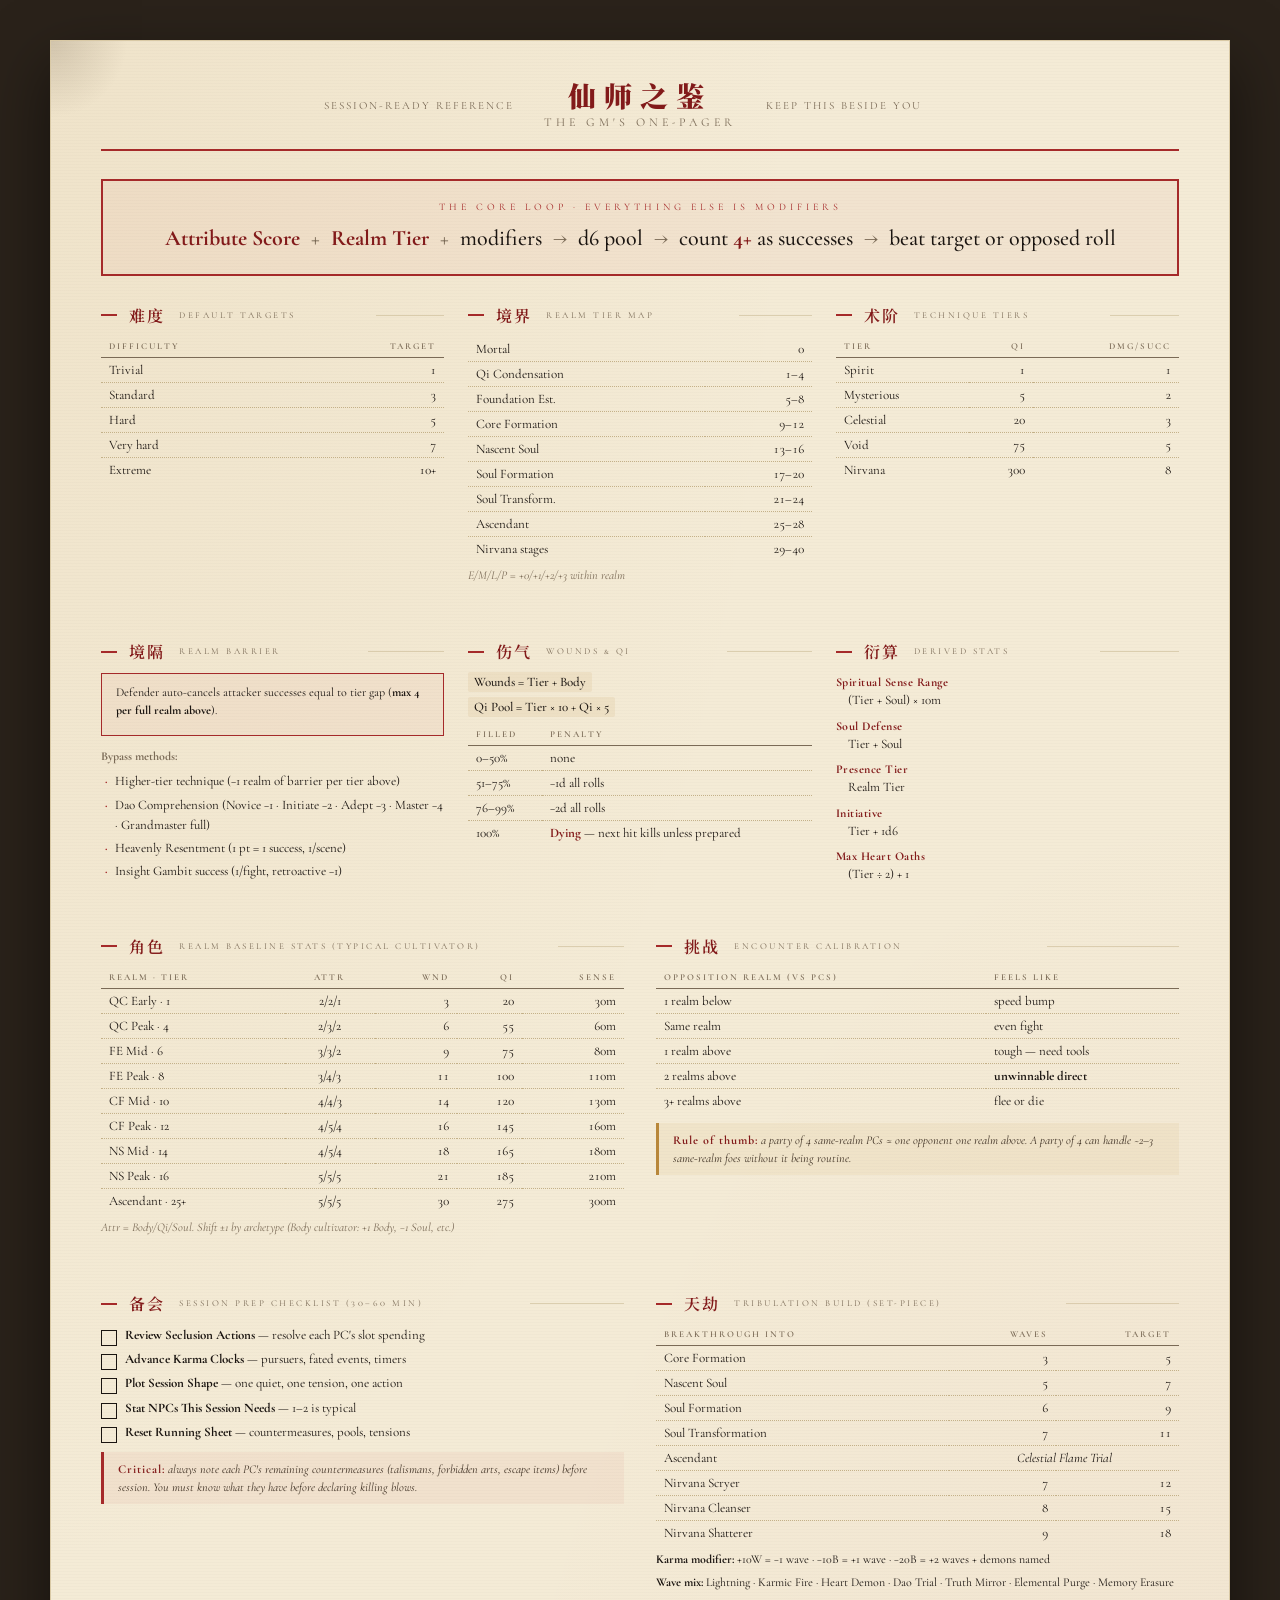
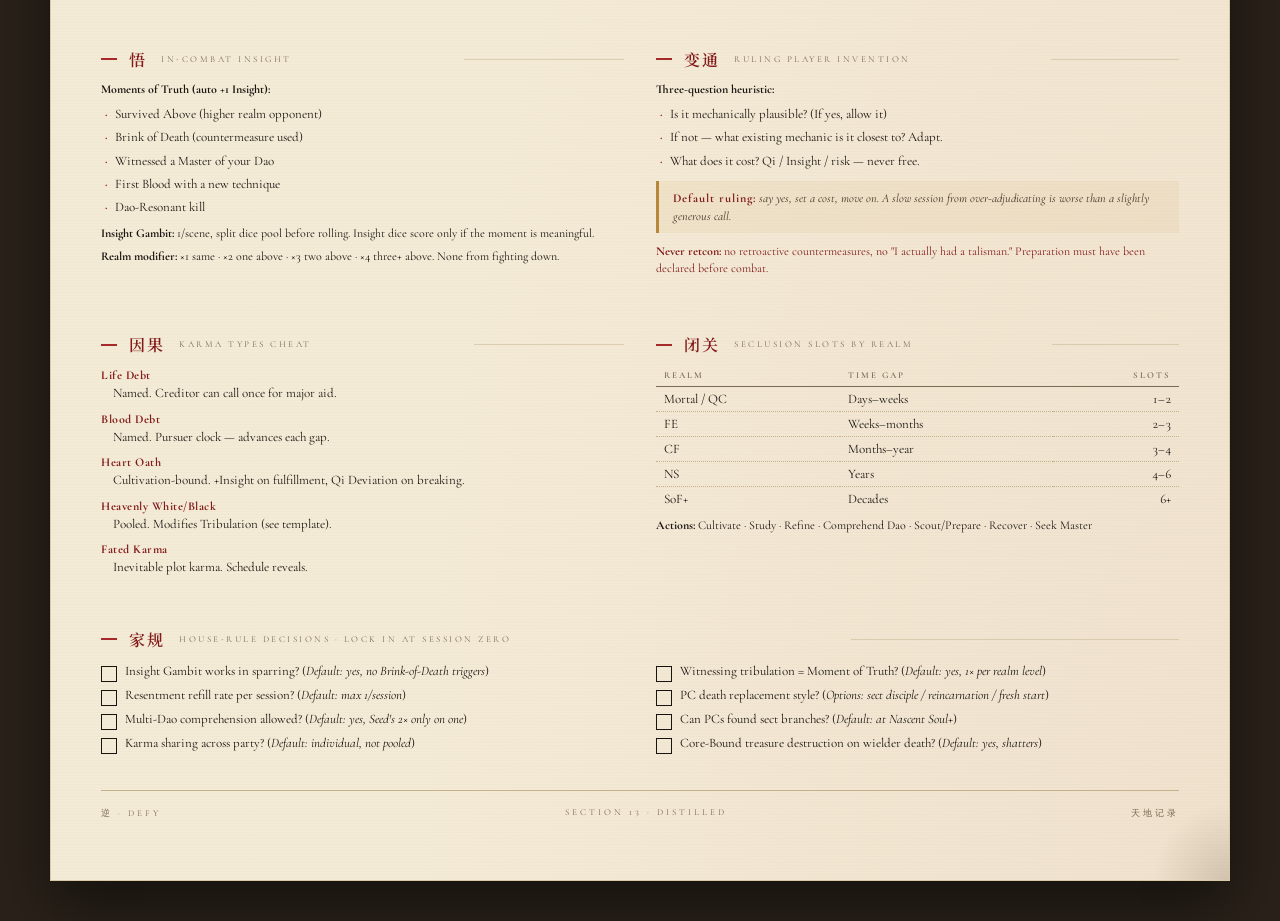
<file: gm_one_pager.html>
<!DOCTYPE html>
<html lang="en">
<head>
<meta charset="UTF-8">
<meta name="viewport" content="width=device-width, initial-scale=1.0">
<title>GM One-Pager — Cultivator's Ledger</title>
<link href="https://fonts.googleapis.com/css2?family=Cormorant+Garamond:wght@300;400;500;600;700&family=Cormorant+SC:wght@400;600&family=Noto+Serif+SC:wght@400;600;900&display=swap" rel="stylesheet">
<style>
  :root {
    --paper: #f4ebd6;
    --paper-dark: #e8dcc0;
    --paper-edge: #d9c9a5;
    --ink: #1a1410;
    --ink-soft: #3d2f22;
    --ink-faded: #7a6a56;
    --cinnabar: #a52a2a;
    --cinnabar-deep: #821a1a;
    --gold: #b8873a;
    --rule: #c4b189;
    --seal-red: #b83227;
  }

  * { box-sizing: border-box; margin: 0; padding: 0; }

  html, body {
    background: #2a221a;
    font-family: 'Cormorant Garamond', Georgia, serif;
    color: var(--ink);
    padding: 20px 0;
    min-height: 100vh;
  }

  .page {
    max-width: 1180px;
    margin: 0 auto;
    background: var(--paper);
    background-image:
      radial-gradient(ellipse at top left, rgba(184,135,58,0.08), transparent 45%),
      radial-gradient(ellipse at bottom right, rgba(165,42,42,0.05), transparent 50%),
      repeating-linear-gradient(0deg, transparent 0px, transparent 2px, rgba(26,20,16,0.015) 2px, rgba(26,20,16,0.015) 3px);
    padding: 40px 50px 60px;
    position: relative;
    box-shadow: 0 25px 60px rgba(0,0,0,0.5);
    border: 1px solid var(--paper-edge);
  }

  .page::before, .page::after {
    content: '';
    position: absolute;
    width: 90px;
    height: 90px;
    pointer-events: none;
  }
  .page::before {
    top: 0; left: 0;
    background: radial-gradient(circle at top left, rgba(122,106,86,0.25), transparent 60%);
  }
  .page::after {
    bottom: 0; right: 0;
    background: radial-gradient(circle at bottom right, rgba(122,106,86,0.25), transparent 60%);
  }

  /* ===== HEADER ===== */
  .header {
    display: grid;
    grid-template-columns: 1fr auto 1fr;
    align-items: center;
    gap: 30px;
    padding-bottom: 20px;
    border-bottom: 2px double var(--cinnabar);
    margin-bottom: 28px;
  }

  .header-title {
    text-align: center;
  }

  .header-title .chinese {
    font-family: 'Noto Serif SC', serif;
    font-weight: 900;
    font-size: 28px;
    color: var(--cinnabar-deep);
    letter-spacing: 8px;
    line-height: 1;
  }

  .header-title .english {
    font-family: 'Cormorant SC', serif;
    font-size: 12px;
    letter-spacing: 4px;
    color: var(--ink-faded);
    margin-top: 6px;
    text-transform: uppercase;
  }

  .seal {
    width: 70px; height: 70px;
    border: 3px solid var(--seal-red);
    background: var(--paper);
    position: relative;
    display: flex;
    align-items: center;
    justify-content: center;
    transform: rotate(-4deg);
    box-shadow: 0 0 0 1px var(--paper), 0 0 0 2px rgba(184,50,39,0.3);
  }

  .seal::before {
    content: '';
    position: absolute;
    inset: 4px;
    border: 1px solid var(--seal-red);
  }

  .seal-text {
    font-family: 'Noto Serif SC', serif;
    font-weight: 900;
    color: var(--seal-red);
    font-size: 22px;
    letter-spacing: 2px;
    line-height: 1;
    text-align: center;
    transform: rotate(4deg);
  }

  .header-meta {
    font-family: 'Cormorant Garamond', serif;
    font-size: 11px;
    color: var(--ink-faded);
    letter-spacing: 2px;
    text-transform: uppercase;
  }

  .header-meta.left { text-align: right; }
  .header-meta.right { text-align: left; }

  /* ===== THE CORE LOOP (HERO) ===== */
  .core-loop {
    border: 2px double var(--cinnabar);
    background: rgba(165,42,42,0.04);
    padding: 20px 28px;
    margin-bottom: 28px;
    text-align: center;
    position: relative;
  }

  .core-loop-label {
    font-family: 'Cormorant SC', serif;
    font-size: 10px;
    letter-spacing: 4px;
    color: var(--cinnabar);
    text-transform: uppercase;
    margin-bottom: 10px;
  }

  .core-loop-formula {
    font-family: 'Cormorant Garamond', serif;
    font-size: 22px;
    font-weight: 500;
    color: var(--ink);
    line-height: 1.4;
  }

  .core-loop-formula strong {
    color: var(--cinnabar-deep);
    font-weight: 700;
  }

  .core-loop-arrow {
    color: var(--ink-faded);
    margin: 0 6px;
  }

  /* ===== GRID LAYOUT ===== */
  .grid {
    display: grid;
    grid-template-columns: 1fr 1fr;
    gap: 32px;
    margin-bottom: 28px;
  }

  .grid-3 {
    display: grid;
    grid-template-columns: 1fr 1fr 1fr;
    gap: 24px;
    margin-bottom: 28px;
  }

  .full-width {
    grid-column: 1 / -1;
  }

  /* ===== SECTIONS ===== */
  .section {
    margin-bottom: 22px;
  }

  .section-header {
    display: flex;
    align-items: center;
    gap: 12px;
    margin-bottom: 10px;
  }

  .section-header::before {
    content: '';
    display: block;
    width: 16px;
    height: 2px;
    background: var(--cinnabar);
  }

  .section-header h2 {
    font-family: 'Noto Serif SC', serif;
    font-weight: 600;
    font-size: 16px;
    color: var(--cinnabar-deep);
    letter-spacing: 2px;
    flex-shrink: 0;
  }

  .section-header .en {
    font-family: 'Cormorant SC', serif;
    font-size: 9px;
    letter-spacing: 2.5px;
    color: var(--ink-faded);
    text-transform: uppercase;
    flex-grow: 1;
    padding-left: 2px;
  }

  .section-header::after {
    content: '';
    display: block;
    flex-grow: 1;
    height: 1px;
    background: var(--rule);
    opacity: 0.5;
  }

  /* ===== TABLES ===== */
  table {
    width: 100%;
    border-collapse: collapse;
    font-family: 'Cormorant Garamond', serif;
    font-size: 13px;
  }

  th, td {
    padding: 4px 8px;
    text-align: left;
    border-bottom: 1px dotted var(--rule);
    vertical-align: top;
  }

  th {
    font-family: 'Cormorant SC', serif;
    font-size: 9px;
    letter-spacing: 2px;
    color: var(--ink-faded);
    text-transform: uppercase;
    font-weight: 600;
    border-bottom: 1px solid var(--ink-faded);
    padding-bottom: 5px;
  }

  td.num, th.num {
    text-align: right;
    font-variant-numeric: tabular-nums;
    white-space: nowrap;
  }

  td.ctr, th.ctr {
    text-align: center;
  }

  tr:last-child td { border-bottom: none; }

  /* ===== BOX (highlighted sections) ===== */
  .box {
    border: 1px solid var(--rule);
    background: rgba(244,235,214,0.4);
    padding: 10px 14px;
    margin-bottom: 12px;
  }

  .box.cinnabar {
    border-color: var(--cinnabar);
    background: rgba(165,42,42,0.04);
  }

  .box.gold {
    border-color: var(--gold);
    background: rgba(184,135,58,0.06);
  }

  /* ===== CHECKLIST ===== */
  .checklist {
    font-family: 'Cormorant Garamond', serif;
    font-size: 13px;
    line-height: 1.55;
  }

  .checklist li {
    list-style: none;
    padding-left: 24px;
    position: relative;
    margin-bottom: 4px;
  }

  .checklist li::before {
    content: '';
    position: absolute;
    left: 0;
    top: 5px;
    width: 14px;
    height: 14px;
    border: 1.5px solid var(--ink);
    background: transparent;
  }

  .checklist li:hover::before {
    border-color: var(--cinnabar);
  }

  /* ===== CALLOUT (alert-style) ===== */
  .callout {
    font-family: 'Cormorant Garamond', serif;
    font-size: 12px;
    font-style: italic;
    color: var(--ink-soft);
    padding: 8px 14px;
    background: rgba(184,135,58,0.08);
    border-left: 3px solid var(--gold);
    margin: 10px 0;
    line-height: 1.5;
  }

  .callout strong {
    font-style: normal;
    color: var(--cinnabar-deep);
    letter-spacing: 1px;
  }

  .callout.danger {
    border-left-color: var(--cinnabar);
    background: rgba(165,42,42,0.05);
  }

  /* ===== INLINE FORMULA ===== */
  .formula {
    font-family: 'Cormorant Garamond', serif;
    font-size: 13px;
    background: rgba(184,135,58,0.1);
    padding: 2px 6px;
    border-radius: 2px;
    color: var(--ink);
    font-weight: 500;
    white-space: nowrap;
  }

  /* ===== FOOTER ===== */
  .footer {
    margin-top: 32px;
    padding-top: 16px;
    border-top: 1px solid var(--rule);
    display: flex;
    justify-content: space-between;
    font-family: 'Cormorant SC', serif;
    font-size: 9px;
    letter-spacing: 3px;
    color: var(--ink-faded);
    text-transform: uppercase;
  }

  /* Paragraph spacing */
  p {
    line-height: 1.55;
    font-size: 13px;
    margin-bottom: 8px;
  }

  p.tight {
    font-size: 12px;
    line-height: 1.45;
    margin-bottom: 6px;
  }

  /* Dense lists */
  .dense-list {
    font-family: 'Cormorant Garamond', serif;
    font-size: 13px;
    line-height: 1.55;
    list-style: none;
  }

  .dense-list li {
    padding-left: 14px;
    position: relative;
    margin-bottom: 3px;
  }

  .dense-list li::before {
    content: '·';
    position: absolute;
    left: 4px;
    color: var(--cinnabar);
    font-weight: 700;
  }

  /* Two-column definition list */
  .def-list {
    font-family: 'Cormorant Garamond', serif;
    font-size: 13px;
    line-height: 1.5;
  }

  .def-list dt {
    font-weight: 700;
    color: var(--cinnabar-deep);
    font-size: 12px;
    letter-spacing: 0.5px;
    margin-top: 6px;
  }

  .def-list dd {
    margin-left: 12px;
    color: var(--ink);
  }

  .def-list dt:first-child { margin-top: 0; }

  /* Print */
  @media print {
    body { background: white; padding: 0; }
    .page { box-shadow: none; border: none; }
    html { background: white; }
  }

  @media (max-width: 900px) {
    .grid, .grid-3 { grid-template-columns: 1fr; }
    .page { padding: 24px 20px; }
  }
</style>
</head>
<body>

<div class="page">

  <!-- HEADER -->
  <div class="header">
    <div class="header-meta left">
      Session-Ready Reference
    </div>
    <div class="header-title">
      <div class="chinese">仙师之鉴</div>
      <div class="english">The GM's One-Pager</div>
    </div>
    <div class="header-meta right">
      Keep This Beside You
    </div>
  </div>

  <!-- CORE LOOP -->
  <div class="core-loop">
    <div class="core-loop-label">The Core Loop · Everything Else Is Modifiers</div>
    <div class="core-loop-formula">
      <strong>Attribute Score</strong> <span class="core-loop-arrow">+</span> <strong>Realm Tier</strong> <span class="core-loop-arrow">+</span> modifiers <span class="core-loop-arrow">→</span> d6 pool <span class="core-loop-arrow">→</span> count <strong>4+</strong> as successes <span class="core-loop-arrow">→</span> beat target or opposed roll
    </div>
  </div>

  <!-- ROW 1: Quick-Reference Tables -->
  <div class="grid-3">

    <!-- Default Targets -->
    <div class="section">
      <div class="section-header">
        <h2>难度</h2>
        <span class="en">Default Targets</span>
      </div>
      <table>
        <thead>
          <tr><th>Difficulty</th><th class="num">Target</th></tr>
        </thead>
        <tbody>
          <tr><td>Trivial</td><td class="num">1</td></tr>
          <tr><td>Standard</td><td class="num">3</td></tr>
          <tr><td>Hard</td><td class="num">5</td></tr>
          <tr><td>Very hard</td><td class="num">7</td></tr>
          <tr><td>Extreme</td><td class="num">10+</td></tr>
        </tbody>
      </table>
    </div>

    <!-- Realm Tiers -->
    <div class="section">
      <div class="section-header">
        <h2>境界</h2>
        <span class="en">Realm Tier Map</span>
      </div>
      <table>
        <tbody>
          <tr><td>Mortal</td><td class="num">0</td></tr>
          <tr><td>Qi Condensation</td><td class="num">1–4</td></tr>
          <tr><td>Foundation Est.</td><td class="num">5–8</td></tr>
          <tr><td>Core Formation</td><td class="num">9–12</td></tr>
          <tr><td>Nascent Soul</td><td class="num">13–16</td></tr>
          <tr><td>Soul Formation</td><td class="num">17–20</td></tr>
          <tr><td>Soul Transform.</td><td class="num">21–24</td></tr>
          <tr><td>Ascendant</td><td class="num">25–28</td></tr>
          <tr><td>Nirvana stages</td><td class="num">29–40</td></tr>
        </tbody>
      </table>
      <p class="tight" style="margin-top:6px; color: var(--ink-faded); font-style:italic;">E/M/L/P = +0/+1/+2/+3 within realm</p>
    </div>

    <!-- Technique Tiers -->
    <div class="section">
      <div class="section-header">
        <h2>术阶</h2>
        <span class="en">Technique Tiers</span>
      </div>
      <table>
        <thead>
          <tr><th>Tier</th><th class="num">Qi</th><th class="num">Dmg/Succ</th></tr>
        </thead>
        <tbody>
          <tr><td>Spirit</td><td class="num">1</td><td class="num">1</td></tr>
          <tr><td>Mysterious</td><td class="num">5</td><td class="num">2</td></tr>
          <tr><td>Celestial</td><td class="num">20</td><td class="num">3</td></tr>
          <tr><td>Void</td><td class="num">75</td><td class="num">5</td></tr>
          <tr><td>Nirvana</td><td class="num">300</td><td class="num">8</td></tr>
        </tbody>
      </table>
    </div>
  </div>

  <!-- ROW 2: Realm Barrier + Derived Stats + Tribulation Quick -->
  <div class="grid-3">

    <!-- Realm Barrier -->
    <div class="section">
      <div class="section-header">
        <h2>境隔</h2>
        <span class="en">Realm Barrier</span>
      </div>
      <div class="box cinnabar">
        <p class="tight">Defender auto-cancels attacker successes equal to tier gap (<strong>max 4 per full realm above</strong>).</p>
      </div>
      <p class="tight" style="color: var(--ink-faded);"><strong>Bypass methods:</strong></p>
      <ul class="dense-list">
        <li>Higher-tier technique (−1 realm of barrier per tier above)</li>
        <li>Dao Comprehension (Novice −1 · Initiate −2 · Adept −3 · Master −4 · Grandmaster full)</li>
        <li>Heavenly Resentment (1 pt = 1 success, 1/scene)</li>
        <li>Insight Gambit success (1/fight, retroactive −1)</li>
      </ul>
    </div>

    <!-- Wounds & Qi -->
    <div class="section">
      <div class="section-header">
        <h2>伤气</h2>
        <span class="en">Wounds & Qi</span>
      </div>
      <p class="tight"><span class="formula">Wounds = Tier + Body</span></p>
      <p class="tight"><span class="formula">Qi Pool = Tier × 10 + Qi × 5</span></p>
      <table style="margin-top:8px;">
        <thead><tr><th>Filled</th><th>Penalty</th></tr></thead>
        <tbody>
          <tr><td>0–50%</td><td>none</td></tr>
          <tr><td>51–75%</td><td>−1d all rolls</td></tr>
          <tr><td>76–99%</td><td>−2d all rolls</td></tr>
          <tr><td>100%</td><td><strong style="color:var(--cinnabar-deep);">Dying</strong> — next hit kills unless prepared</td></tr>
        </tbody>
      </table>
    </div>

    <!-- Derived Stats -->
    <div class="section">
      <div class="section-header">
        <h2>衍算</h2>
        <span class="en">Derived Stats</span>
      </div>
      <dl class="def-list">
        <dt>Spiritual Sense Range</dt>
        <dd>(Tier + Soul) × 10m</dd>
        <dt>Soul Defense</dt>
        <dd>Tier + Soul</dd>
        <dt>Presence Tier</dt>
        <dd>Realm Tier</dd>
        <dt>Initiative</dt>
        <dd>Tier + 1d6</dd>
        <dt>Max Heart Oaths</dt>
        <dd>(Tier ÷ 2) + 1</dd>
      </dl>
    </div>
  </div>

  <!-- ROW 3: NPC Template + Realm Baseline + Difficulty Calibration -->
  <div class="grid">

    <!-- NPC Baseline -->
    <div class="section">
      <div class="section-header">
        <h2>角色</h2>
        <span class="en">Realm Baseline Stats (Typical Cultivator)</span>
      </div>
      <table>
        <thead>
          <tr>
            <th>Realm · Tier</th>
            <th class="ctr">Attr</th>
            <th class="num">Wnd</th>
            <th class="num">Qi</th>
            <th class="num">Sense</th>
          </tr>
        </thead>
        <tbody>
          <tr><td>QC Early · 1</td><td class="ctr">2/2/1</td><td class="num">3</td><td class="num">20</td><td class="num">30m</td></tr>
          <tr><td>QC Peak · 4</td><td class="ctr">2/3/2</td><td class="num">6</td><td class="num">55</td><td class="num">60m</td></tr>
          <tr><td>FE Mid · 6</td><td class="ctr">3/3/2</td><td class="num">9</td><td class="num">75</td><td class="num">80m</td></tr>
          <tr><td>FE Peak · 8</td><td class="ctr">3/4/3</td><td class="num">11</td><td class="num">100</td><td class="num">110m</td></tr>
          <tr><td>CF Mid · 10</td><td class="ctr">4/4/3</td><td class="num">14</td><td class="num">120</td><td class="num">130m</td></tr>
          <tr><td>CF Peak · 12</td><td class="ctr">4/5/4</td><td class="num">16</td><td class="num">145</td><td class="num">160m</td></tr>
          <tr><td>NS Mid · 14</td><td class="ctr">4/5/4</td><td class="num">18</td><td class="num">165</td><td class="num">180m</td></tr>
          <tr><td>NS Peak · 16</td><td class="ctr">5/5/5</td><td class="num">21</td><td class="num">185</td><td class="num">210m</td></tr>
          <tr><td>Ascendant · 25+</td><td class="ctr">5/5/5</td><td class="num">30</td><td class="num">275</td><td class="num">300m</td></tr>
        </tbody>
      </table>
      <p class="tight" style="margin-top:6px; font-style:italic; color:var(--ink-faded);">
        Attr = Body/Qi/Soul. Shift ±1 by archetype (Body cultivator: +1 Body, −1 Soul, etc.)
      </p>
    </div>

    <!-- Difficulty Calibration -->
    <div class="section">
      <div class="section-header">
        <h2>挑战</h2>
        <span class="en">Encounter Calibration</span>
      </div>
      <table>
        <thead>
          <tr><th>Opposition Realm (vs PCs)</th><th>Feels Like</th></tr>
        </thead>
        <tbody>
          <tr><td>1 realm below</td><td>speed bump</td></tr>
          <tr><td>Same realm</td><td>even fight</td></tr>
          <tr><td>1 realm above</td><td>tough — need tools</td></tr>
          <tr><td>2 realms above</td><td><strong>unwinnable direct</strong></td></tr>
          <tr><td>3+ realms above</td><td>flee or die</td></tr>
        </tbody>
      </table>
      <div class="callout">
        <strong>Rule of thumb:</strong> a party of 4 same-realm PCs ≈ one opponent one realm above. A party of 4 can handle ~2–3 same-realm foes without it being routine.
      </div>
    </div>
  </div>

  <!-- ROW 4: Session Prep + Tribulation Template -->
  <div class="grid">

    <!-- Session Prep -->
    <div class="section">
      <div class="section-header">
        <h2>备会</h2>
        <span class="en">Session Prep Checklist (30–60 min)</span>
      </div>
      <ul class="checklist">
        <li><strong>Review Seclusion Actions</strong> — resolve each PC's slot spending</li>
        <li><strong>Advance Karma Clocks</strong> — pursuers, fated events, timers</li>
        <li><strong>Plot Session Shape</strong> — one quiet, one tension, one action</li>
        <li><strong>Stat NPCs This Session Needs</strong> — 1–2 is typical</li>
        <li><strong>Reset Running Sheet</strong> — countermeasures, pools, tensions</li>
      </ul>
      <div class="callout danger">
        <strong>Critical:</strong> always note each PC's remaining countermeasures (talismans, forbidden arts, escape items) before session. You must know what they have before declaring killing blows.
      </div>
    </div>

    <!-- Tribulation Template -->
    <div class="section">
      <div class="section-header">
        <h2>天劫</h2>
        <span class="en">Tribulation Build (Set-Piece)</span>
      </div>
      <table>
        <thead><tr><th>Breakthrough Into</th><th class="num">Waves</th><th class="num">Target</th></tr></thead>
        <tbody>
          <tr><td>Core Formation</td><td class="num">3</td><td class="num">5</td></tr>
          <tr><td>Nascent Soul</td><td class="num">5</td><td class="num">7</td></tr>
          <tr><td>Soul Formation</td><td class="num">6</td><td class="num">9</td></tr>
          <tr><td>Soul Transformation</td><td class="num">7</td><td class="num">11</td></tr>
          <tr><td>Ascendant</td><td colspan="2" class="ctr"><em>Celestial Flame Trial</em></td></tr>
          <tr><td>Nirvana Scryer</td><td class="num">7</td><td class="num">12</td></tr>
          <tr><td>Nirvana Cleanser</td><td class="num">8</td><td class="num">15</td></tr>
          <tr><td>Nirvana Shatterer</td><td class="num">9</td><td class="num">18</td></tr>
        </tbody>
      </table>
      <p class="tight" style="margin-top:6px;"><strong>Karma modifier:</strong> +10W = −1 wave · −10B = +1 wave · −20B = +2 waves + demons named</p>
      <p class="tight"><strong>Wave mix:</strong> Lightning · Karmic Fire · Heart Demon · Dao Trial · Truth Mirror · Elemental Purge · Memory Erasure</p>
    </div>
  </div>

  <!-- ROW 5: In-Combat Insight & Player Invention -->
  <div class="grid">

    <!-- Insight -->
    <div class="section">
      <div class="section-header">
        <h2>悟</h2>
        <span class="en">In-Combat Insight</span>
      </div>
      <p class="tight"><strong>Moments of Truth (auto +1 Insight):</strong></p>
      <ul class="dense-list">
        <li>Survived Above (higher realm opponent)</li>
        <li>Brink of Death (countermeasure used)</li>
        <li>Witnessed a Master of your Dao</li>
        <li>First Blood with a new technique</li>
        <li>Dao-Resonant kill</li>
      </ul>
      <p class="tight" style="margin-top:8px;"><strong>Insight Gambit:</strong> 1/scene, split dice pool before rolling. Insight dice score only if the moment is meaningful.</p>
      <p class="tight"><strong>Realm modifier:</strong> ×1 same · ×2 one above · ×3 two above · ×4 three+ above. None from fighting down.</p>
    </div>

    <!-- Player Invention -->
    <div class="section">
      <div class="section-header">
        <h2>变通</h2>
        <span class="en">Ruling Player Invention</span>
      </div>
      <p class="tight"><strong>Three-question heuristic:</strong></p>
      <ul class="dense-list">
        <li>Is it mechanically plausible? (If yes, allow it)</li>
        <li>If not — what existing mechanic is it closest to? Adapt.</li>
        <li>What does it cost? Qi / Insight / risk — never free.</li>
      </ul>
      <div class="callout">
        <strong>Default ruling:</strong> say yes, set a cost, move on. A slow session from over-adjudicating is worse than a slightly generous call.
      </div>
      <p class="tight" style="color: var(--cinnabar-deep);"><strong>Never retcon:</strong> no retroactive countermeasures, no "I actually had a talisman." Preparation must have been declared before combat.</p>
    </div>
  </div>

  <!-- ROW 6: Karma & Seclusion -->
  <div class="grid">

    <!-- Karma Quick -->
    <div class="section">
      <div class="section-header">
        <h2>因果</h2>
        <span class="en">Karma Types Cheat</span>
      </div>
      <dl class="def-list">
        <dt>Life Debt</dt>
        <dd>Named. Creditor can call once for major aid.</dd>
        <dt>Blood Debt</dt>
        <dd>Named. Pursuer clock — advances each gap.</dd>
        <dt>Heart Oath</dt>
        <dd>Cultivation-bound. +Insight on fulfillment, Qi Deviation on breaking.</dd>
        <dt>Heavenly White/Black</dt>
        <dd>Pooled. Modifies Tribulation (see template).</dd>
        <dt>Fated Karma</dt>
        <dd>Inevitable plot karma. Schedule reveals.</dd>
      </dl>
    </div>

    <!-- Seclusion Slots -->
    <div class="section">
      <div class="section-header">
        <h2>闭关</h2>
        <span class="en">Seclusion Slots by Realm</span>
      </div>
      <table>
        <thead><tr><th>Realm</th><th>Time Gap</th><th class="num">Slots</th></tr></thead>
        <tbody>
          <tr><td>Mortal / QC</td><td>Days–weeks</td><td class="num">1–2</td></tr>
          <tr><td>FE</td><td>Weeks–months</td><td class="num">2–3</td></tr>
          <tr><td>CF</td><td>Months–year</td><td class="num">3–4</td></tr>
          <tr><td>NS</td><td>Years</td><td class="num">4–6</td></tr>
          <tr><td>SoF+</td><td>Decades</td><td class="num">6+</td></tr>
        </tbody>
      </table>
      <p class="tight" style="margin-top:6px;"><strong>Actions:</strong> Cultivate · Study · Refine · Comprehend Dao · Scout/Prepare · Recover · Seek Master</p>
    </div>
  </div>

  <!-- ROW 7: House Rule Checklist (full width) -->
  <div class="section full-width">
    <div class="section-header">
      <h2>家规</h2>
      <span class="en">House-Rule Decisions · Lock In at Session Zero</span>
    </div>
    <div class="grid">
      <ul class="checklist">
        <li>Insight Gambit works in sparring? (<em>Default: yes, no Brink-of-Death triggers</em>)</li>
        <li>Resentment refill rate per session? (<em>Default: max 1/session</em>)</li>
        <li>Multi-Dao comprehension allowed? (<em>Default: yes, Seed's 2× only on one</em>)</li>
        <li>Karma sharing across party? (<em>Default: individual, not pooled</em>)</li>
      </ul>
      <ul class="checklist">
        <li>Witnessing tribulation = Moment of Truth? (<em>Default: yes, 1× per realm level</em>)</li>
        <li>PC death replacement style? (<em>Options: sect disciple / reincarnation / fresh start</em>)</li>
        <li>Can PCs found sect branches? (<em>Default: at Nascent Soul+</em>)</li>
        <li>Core-Bound treasure destruction on wielder death? (<em>Default: yes, shatters</em>)</li>
      </ul>
    </div>
  </div>

  <!-- FOOTER -->
  <div class="footer">
    <span>逆 · defy</span>
    <span>section 13 · distilled</span>
    <span>天地记录</span>
  </div>

</div>

</body>
</html>
</file>
